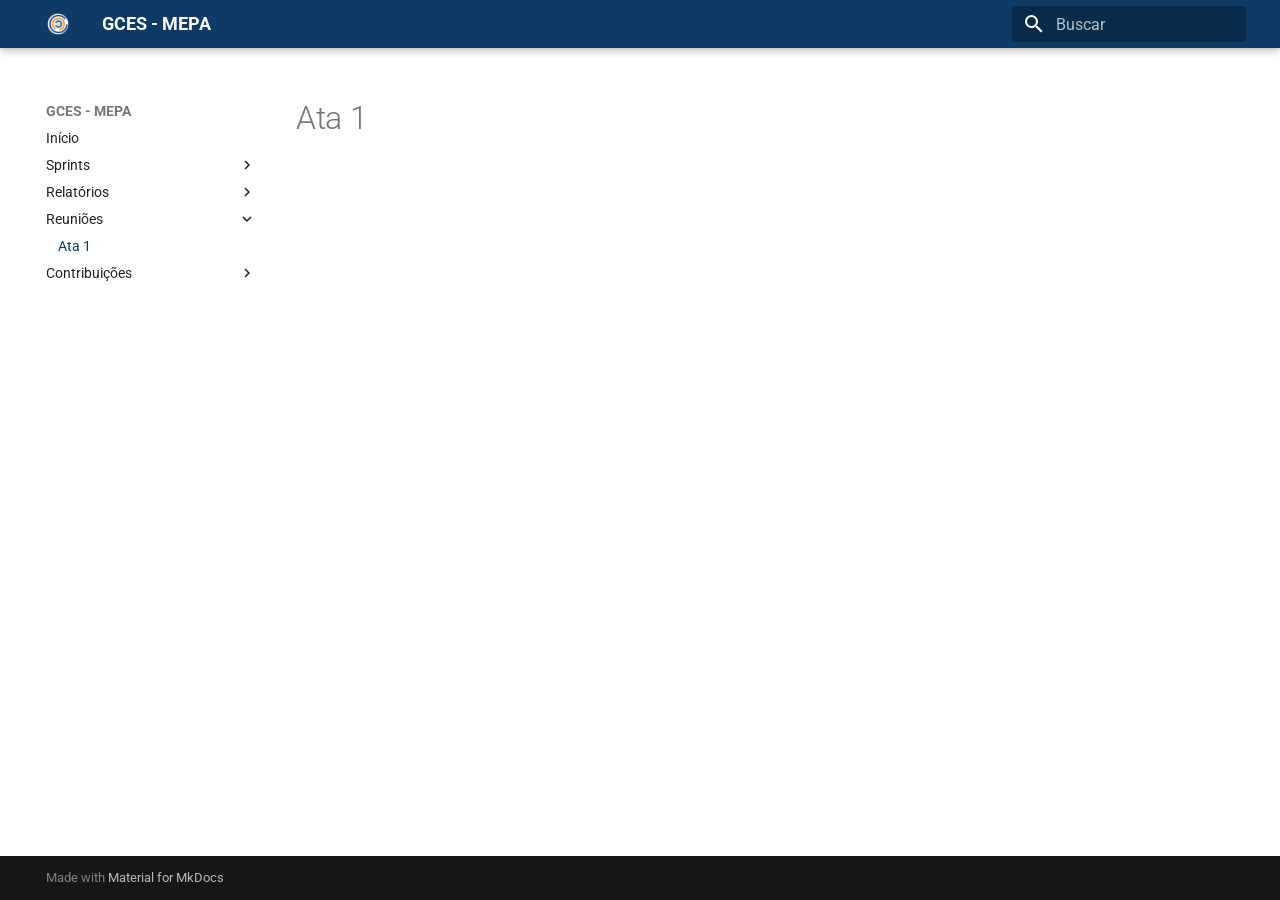
<file: paginas/atas/ata0/index.html>
<!doctype html>
<html lang="pt" class="no-js">
  <head>
    
      <meta charset="utf-8">
      <meta name="viewport" content="width=device-width,initial-scale=1">
      
        <meta name="description" content="Documentação do projeto da disciplina GCES focado em contribuições ao software livre MEPA.">
      
      
        <meta name="author" content="Grupo GCES">
      
      
      
        <link rel="prev" href="../../relatorios/relatorio0/">
      
      
        <link rel="next" href="../../contribuicoes/marcos/">
      
      
        
      
      
      <link rel="icon" href="../../../assets/favicoMEPA.png">
      <meta name="generator" content="mkdocs-1.6.1, mkdocs-material-9.7.6">
    
    
      
        <title>Ata 1 - GCES - MEPA</title>
      
    
    
      <link rel="stylesheet" href="../../../assets/stylesheets/main.484c7ddc.min.css">
      
      


    
    
      
    
    
      
        
        
        <link rel="preconnect" href="https://fonts.gstatic.com" crossorigin>
        <link rel="stylesheet" href="https://fonts.googleapis.com/css?family=Roboto:300,300i,400,400i,700,700i%7CRoboto+Mono:400,400i,700,700i&display=fallback">
        <style>:root{--md-text-font:"Roboto";--md-code-font:"Roboto Mono"}</style>
      
    
    
      <link rel="stylesheet" href="../../../stylesheets/extra.css">
    
    <script>__md_scope=new URL("../../..",location),__md_hash=e=>[...e].reduce(((e,_)=>(e<<5)-e+_.charCodeAt(0)),0),__md_get=(e,_=localStorage,t=__md_scope)=>JSON.parse(_.getItem(t.pathname+"."+e)),__md_set=(e,_,t=localStorage,a=__md_scope)=>{try{t.setItem(a.pathname+"."+e,JSON.stringify(_))}catch(e){}}</script>
    
      

    
    
  </head>
  
  
    <body dir="ltr">
  
    
    <input class="md-toggle" data-md-toggle="drawer" type="checkbox" id="__drawer" autocomplete="off">
    <input class="md-toggle" data-md-toggle="search" type="checkbox" id="__search" autocomplete="off">
    <label class="md-overlay" for="__drawer"></label>
    <div data-md-component="skip">
      
    </div>
    <div data-md-component="announce">
      
    </div>
    
    
      

  

<header class="md-header md-header--shadow" data-md-component="header">
  <nav class="md-header__inner md-grid" aria-label="Cabeçalho">
    <a href="../../.." title="GCES - MEPA" class="md-header__button md-logo" aria-label="GCES - MEPA" data-md-component="logo">
      
  <img src="../../../assets/favicoMEPA.png" alt="logo">

    </a>
    <label class="md-header__button md-icon" for="__drawer">
      
      <svg xmlns="http://www.w3.org/2000/svg" viewBox="0 0 24 24"><path d="M3 6h18v2H3zm0 5h18v2H3zm0 5h18v2H3z"/></svg>
    </label>
    <div class="md-header__title" data-md-component="header-title">
      <div class="md-header__ellipsis">
        <div class="md-header__topic">
          <span class="md-ellipsis">
            GCES - MEPA
          </span>
        </div>
        <div class="md-header__topic" data-md-component="header-topic">
          <span class="md-ellipsis">
            
              Ata 1
            
          </span>
        </div>
      </div>
    </div>
    
    
      <script>var palette=__md_get("__palette");if(palette&&palette.color){if("(prefers-color-scheme)"===palette.color.media){var media=matchMedia("(prefers-color-scheme: light)"),input=document.querySelector(media.matches?"[data-md-color-media='(prefers-color-scheme: light)']":"[data-md-color-media='(prefers-color-scheme: dark)']");palette.color.media=input.getAttribute("data-md-color-media"),palette.color.scheme=input.getAttribute("data-md-color-scheme"),palette.color.primary=input.getAttribute("data-md-color-primary"),palette.color.accent=input.getAttribute("data-md-color-accent")}for(var[key,value]of Object.entries(palette.color))document.body.setAttribute("data-md-color-"+key,value)}</script>
    
    
    
      
      
        <label class="md-header__button md-icon" for="__search">
          
          <svg xmlns="http://www.w3.org/2000/svg" viewBox="0 0 24 24"><path d="M9.5 3A6.5 6.5 0 0 1 16 9.5c0 1.61-.59 3.09-1.56 4.23l.27.27h.79l5 5-1.5 1.5-5-5v-.79l-.27-.27A6.52 6.52 0 0 1 9.5 16 6.5 6.5 0 0 1 3 9.5 6.5 6.5 0 0 1 9.5 3m0 2C7 5 5 7 5 9.5S7 14 9.5 14 14 12 14 9.5 12 5 9.5 5"/></svg>
        </label>
        <div class="md-search" data-md-component="search" role="dialog">
  <label class="md-search__overlay" for="__search"></label>
  <div class="md-search__inner" role="search">
    <form class="md-search__form" name="search">
      <input type="text" class="md-search__input" name="query" aria-label="Buscar" placeholder="Buscar" autocapitalize="off" autocorrect="off" autocomplete="off" spellcheck="false" data-md-component="search-query" required>
      <label class="md-search__icon md-icon" for="__search">
        
        <svg xmlns="http://www.w3.org/2000/svg" viewBox="0 0 24 24"><path d="M9.5 3A6.5 6.5 0 0 1 16 9.5c0 1.61-.59 3.09-1.56 4.23l.27.27h.79l5 5-1.5 1.5-5-5v-.79l-.27-.27A6.52 6.52 0 0 1 9.5 16 6.5 6.5 0 0 1 3 9.5 6.5 6.5 0 0 1 9.5 3m0 2C7 5 5 7 5 9.5S7 14 9.5 14 14 12 14 9.5 12 5 9.5 5"/></svg>
        
        <svg xmlns="http://www.w3.org/2000/svg" viewBox="0 0 24 24"><path d="M20 11v2H8l5.5 5.5-1.42 1.42L4.16 12l7.92-7.92L13.5 5.5 8 11z"/></svg>
      </label>
      <nav class="md-search__options" aria-label="Pesquisar">
        
        <button type="reset" class="md-search__icon md-icon" title="Limpar" aria-label="Limpar" tabindex="-1">
          
          <svg xmlns="http://www.w3.org/2000/svg" viewBox="0 0 24 24"><path d="M19 6.41 17.59 5 12 10.59 6.41 5 5 6.41 10.59 12 5 17.59 6.41 19 12 13.41 17.59 19 19 17.59 13.41 12z"/></svg>
        </button>
      </nav>
      
    </form>
    <div class="md-search__output">
      <div class="md-search__scrollwrap" tabindex="0" data-md-scrollfix>
        <div class="md-search-result" data-md-component="search-result">
          <div class="md-search-result__meta">
            Inicializando busca
          </div>
          <ol class="md-search-result__list" role="presentation"></ol>
        </div>
      </div>
    </div>
  </div>
</div>
      
    
    
  </nav>
  
</header>
    
    <div class="md-container" data-md-component="container">
      
      
        
          
        
      
      <main class="md-main" data-md-component="main">
        <div class="md-main__inner md-grid">
          
            
              
              <div class="md-sidebar md-sidebar--primary" data-md-component="sidebar" data-md-type="navigation" >
                <div class="md-sidebar__scrollwrap">
                  <div class="md-sidebar__inner">
                    



<nav class="md-nav md-nav--primary" aria-label="Navegação" data-md-level="0">
  <label class="md-nav__title" for="__drawer">
    <a href="../../.." title="GCES - MEPA" class="md-nav__button md-logo" aria-label="GCES - MEPA" data-md-component="logo">
      
  <img src="../../../assets/favicoMEPA.png" alt="logo">

    </a>
    GCES - MEPA
  </label>
  
  <ul class="md-nav__list" data-md-scrollfix>
    
      
      
  
  
  
  
    <li class="md-nav__item">
      <a href="../../.." class="md-nav__link">
        
  
  
  <span class="md-ellipsis">
    
  
    Início
  

    
  </span>
  
  

      </a>
    </li>
  

    
      
      
  
  
  
  
    
    
    
    
    
    <li class="md-nav__item md-nav__item--nested">
      
        
        
        <input class="md-nav__toggle md-toggle " type="checkbox" id="__nav_2" >
        
          
          <label class="md-nav__link" for="__nav_2" id="__nav_2_label" tabindex="0">
            
  
  
  <span class="md-ellipsis">
    
  
    Sprints
  

    
  </span>
  
  

            <span class="md-nav__icon md-icon"></span>
          </label>
        
        <nav class="md-nav" data-md-level="1" aria-labelledby="__nav_2_label" aria-expanded="false">
          <label class="md-nav__title" for="__nav_2">
            <span class="md-nav__icon md-icon"></span>
            
  
    Sprints
  

          </label>
          <ul class="md-nav__list" data-md-scrollfix>
            
              
                
  
  
  
  
    <li class="md-nav__item">
      <a href="../../sprints/sprint0/" class="md-nav__link">
        
  
  
  <span class="md-ellipsis">
    
  
    Sprint 0
  

    
  </span>
  
  

      </a>
    </li>
  

              
            
          </ul>
        </nav>
      
    </li>
  

    
      
      
  
  
  
  
    
    
    
    
    
    <li class="md-nav__item md-nav__item--nested">
      
        
        
        <input class="md-nav__toggle md-toggle " type="checkbox" id="__nav_3" >
        
          
          <label class="md-nav__link" for="__nav_3" id="__nav_3_label" tabindex="0">
            
  
  
  <span class="md-ellipsis">
    
  
    Relatórios
  

    
  </span>
  
  

            <span class="md-nav__icon md-icon"></span>
          </label>
        
        <nav class="md-nav" data-md-level="1" aria-labelledby="__nav_3_label" aria-expanded="false">
          <label class="md-nav__title" for="__nav_3">
            <span class="md-nav__icon md-icon"></span>
            
  
    Relatórios
  

          </label>
          <ul class="md-nav__list" data-md-scrollfix>
            
              
                
  
  
  
  
    <li class="md-nav__item">
      <a href="../../relatorios/relatorio0/" class="md-nav__link">
        
  
  
  <span class="md-ellipsis">
    
  
    Relatório Sprint 0
  

    
  </span>
  
  

      </a>
    </li>
  

              
            
          </ul>
        </nav>
      
    </li>
  

    
      
      
  
  
    
  
  
  
    
    
    
    
    
    <li class="md-nav__item md-nav__item--active md-nav__item--nested">
      
        
        
        <input class="md-nav__toggle md-toggle " type="checkbox" id="__nav_4" checked>
        
          
          <label class="md-nav__link" for="__nav_4" id="__nav_4_label" tabindex="0">
            
  
  
  <span class="md-ellipsis">
    
  
    Reuniões
  

    
  </span>
  
  

            <span class="md-nav__icon md-icon"></span>
          </label>
        
        <nav class="md-nav" data-md-level="1" aria-labelledby="__nav_4_label" aria-expanded="true">
          <label class="md-nav__title" for="__nav_4">
            <span class="md-nav__icon md-icon"></span>
            
  
    Reuniões
  

          </label>
          <ul class="md-nav__list" data-md-scrollfix>
            
              
                
  
  
    
  
  
  
    <li class="md-nav__item md-nav__item--active">
      
      <input class="md-nav__toggle md-toggle" type="checkbox" id="__toc">
      
      
      
      <a href="./" class="md-nav__link md-nav__link--active">
        
  
  
  <span class="md-ellipsis">
    
  
    Ata 1
  

    
  </span>
  
  

      </a>
      
    </li>
  

              
            
          </ul>
        </nav>
      
    </li>
  

    
      
      
  
  
  
  
    
    
    
    
    
    <li class="md-nav__item md-nav__item--nested">
      
        
        
        <input class="md-nav__toggle md-toggle " type="checkbox" id="__nav_5" >
        
          
          <label class="md-nav__link" for="__nav_5" id="__nav_5_label" tabindex="0">
            
  
  
  <span class="md-ellipsis">
    
  
    Contribuições
  

    
  </span>
  
  

            <span class="md-nav__icon md-icon"></span>
          </label>
        
        <nav class="md-nav" data-md-level="1" aria-labelledby="__nav_5_label" aria-expanded="false">
          <label class="md-nav__title" for="__nav_5">
            <span class="md-nav__icon md-icon"></span>
            
  
    Contribuições
  

          </label>
          <ul class="md-nav__list" data-md-scrollfix>
            
              
                
  
  
  
  
    <li class="md-nav__item">
      <a href="../../contribuicoes/marcos/" class="md-nav__link">
        
  
  
  <span class="md-ellipsis">
    
  
    Marcos Bezerra
  

    
  </span>
  
  

      </a>
    </li>
  

              
            
              
                
  
  
  
  
    <li class="md-nav__item">
      <a href="../../contribuicoes/nomeintegrante.md" class="md-nav__link">
        
  
  
  <span class="md-ellipsis">
    
  
    Integrante 2
  

    
  </span>
  
  

      </a>
    </li>
  

              
            
              
                
  
  
  
  
    <li class="md-nav__item">
      <a href="../../contribuicoes/nomeintegrante.md" class="md-nav__link">
        
  
  
  <span class="md-ellipsis">
    
  
    Integrante 3
  

    
  </span>
  
  

      </a>
    </li>
  

              
            
              
                
  
  
  
  
    <li class="md-nav__item">
      <a href="../../contribuicoes/nomeintegrante.md" class="md-nav__link">
        
  
  
  <span class="md-ellipsis">
    
  
    Integrante 4
  

    
  </span>
  
  

      </a>
    </li>
  

              
            
              
                
  
  
  
  
    <li class="md-nav__item">
      <a href="../../contribuicoes/nomeintegrante.md" class="md-nav__link">
        
  
  
  <span class="md-ellipsis">
    
  
    Integrante 5
  

    
  </span>
  
  

      </a>
    </li>
  

              
            
              
                
  
  
  
  
    <li class="md-nav__item">
      <a href="../../contribuicoes/nomeintegrante.md" class="md-nav__link">
        
  
  
  <span class="md-ellipsis">
    
  
    Integrante 6
  

    
  </span>
  
  

      </a>
    </li>
  

              
            
              
                
  
  
  
  
    <li class="md-nav__item">
      <a href="../../contribuicoes/nomeintegrante.md" class="md-nav__link">
        
  
  
  <span class="md-ellipsis">
    
  
    Integrante 7
  

    
  </span>
  
  

      </a>
    </li>
  

              
            
              
                
  
  
  
  
    <li class="md-nav__item">
      <a href="../../contribuicoes/nomeintegrante.md" class="md-nav__link">
        
  
  
  <span class="md-ellipsis">
    
  
    Integrante 8
  

    
  </span>
  
  

      </a>
    </li>
  

              
            
          </ul>
        </nav>
      
    </li>
  

    
  </ul>
</nav>
                  </div>
                </div>
              </div>
            
            
              
              <div class="md-sidebar md-sidebar--secondary" data-md-component="sidebar" data-md-type="toc" >
                <div class="md-sidebar__scrollwrap">
                  <div class="md-sidebar__inner">
                    

<nav class="md-nav md-nav--secondary" aria-label="Índice">
  
  
  
  
</nav>
                  </div>
                </div>
              </div>
            
          
          
            <div class="md-content" data-md-component="content">
              
              <article class="md-content__inner md-typeset">
                
                  



  <h1>Ata 1</h1>














                
              </article>
            </div>
          
          
<script>var target=document.getElementById(location.hash.slice(1));target&&target.name&&(target.checked=target.name.startsWith("__tabbed_"))</script>
        </div>
        
      </main>
      
        <footer class="md-footer">
  
  <div class="md-footer-meta md-typeset">
    <div class="md-footer-meta__inner md-grid">
      <div class="md-copyright">
  
  
    Made with
    <a href="https://squidfunk.github.io/mkdocs-material/" target="_blank" rel="noopener">
      Material for MkDocs
    </a>
  
</div>
      
    </div>
  </div>
</footer>
      
    </div>
    <div class="md-dialog" data-md-component="dialog">
      <div class="md-dialog__inner md-typeset"></div>
    </div>
    
    
    
      
      
      <script id="__config" type="application/json">{"annotate": null, "base": "../../..", "features": [], "search": "../../../assets/javascripts/workers/search.2c215733.min.js", "tags": null, "translations": {"clipboard.copied": "Copiado para \u00e1rea de transfer\u00eancia", "clipboard.copy": "Copiar para \u00e1rea de transfer\u00eancia", "search.result.more.one": "mais 1 nesta p\u00e1gina", "search.result.more.other": "# mais nesta p\u00e1gina", "search.result.none": "Nenhum documento encontrado", "search.result.one": "1 documento encontrado", "search.result.other": "# documentos encontrados", "search.result.placeholder": "Digite para iniciar a busca", "search.result.term.missing": "Ausente", "select.version": "Selecione a vers\u00e3o"}, "version": null}</script>
    
    
      <script src="../../../assets/javascripts/bundle.79ae519e.min.js"></script>
      
    
  </body>
</html>
</file>
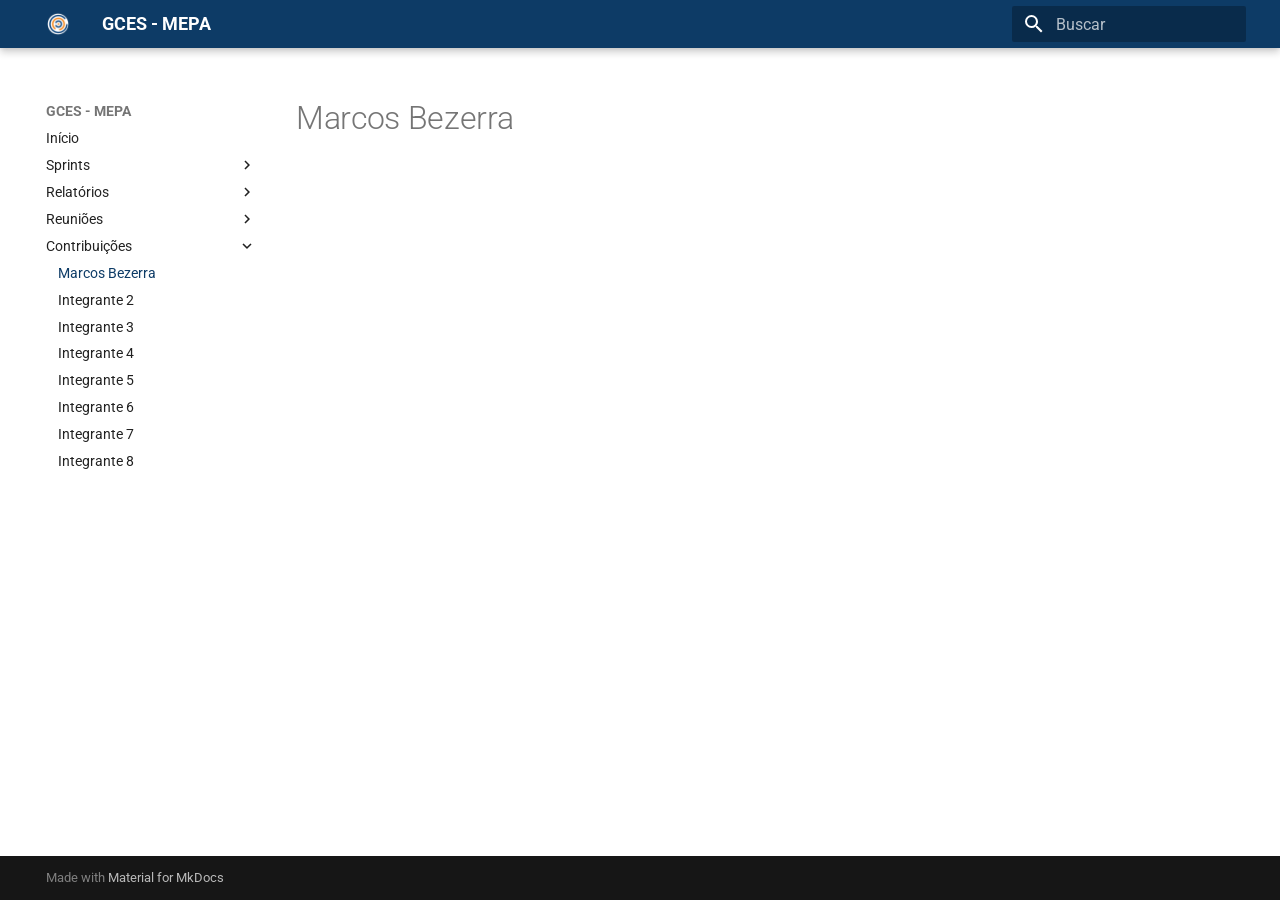
<file: paginas/contribuicoes/marcos/index.html>
<!doctype html>
<html lang="pt" class="no-js">
  <head>
    
      <meta charset="utf-8">
      <meta name="viewport" content="width=device-width,initial-scale=1">
      
        <meta name="description" content="Documentação do projeto da disciplina GCES focado em contribuições ao software livre MEPA.">
      
      
        <meta name="author" content="Grupo GCES">
      
      
      
        <link rel="prev" href="../../atas/ata0/">
      
      
      
        
      
      
      <link rel="icon" href="../../../assets/favicoMEPA.png">
      <meta name="generator" content="mkdocs-1.6.1, mkdocs-material-9.7.6">
    
    
      
        <title>Marcos Bezerra - GCES - MEPA</title>
      
    
    
      <link rel="stylesheet" href="../../../assets/stylesheets/main.484c7ddc.min.css">
      
      


    
    
      
    
    
      
        
        
        <link rel="preconnect" href="https://fonts.gstatic.com" crossorigin>
        <link rel="stylesheet" href="https://fonts.googleapis.com/css?family=Roboto:300,300i,400,400i,700,700i%7CRoboto+Mono:400,400i,700,700i&display=fallback">
        <style>:root{--md-text-font:"Roboto";--md-code-font:"Roboto Mono"}</style>
      
    
    
      <link rel="stylesheet" href="../../../stylesheets/extra.css">
    
    <script>__md_scope=new URL("../../..",location),__md_hash=e=>[...e].reduce(((e,_)=>(e<<5)-e+_.charCodeAt(0)),0),__md_get=(e,_=localStorage,t=__md_scope)=>JSON.parse(_.getItem(t.pathname+"."+e)),__md_set=(e,_,t=localStorage,a=__md_scope)=>{try{t.setItem(a.pathname+"."+e,JSON.stringify(_))}catch(e){}}</script>
    
      

    
    
  </head>
  
  
    <body dir="ltr">
  
    
    <input class="md-toggle" data-md-toggle="drawer" type="checkbox" id="__drawer" autocomplete="off">
    <input class="md-toggle" data-md-toggle="search" type="checkbox" id="__search" autocomplete="off">
    <label class="md-overlay" for="__drawer"></label>
    <div data-md-component="skip">
      
    </div>
    <div data-md-component="announce">
      
    </div>
    
    
      

  

<header class="md-header md-header--shadow" data-md-component="header">
  <nav class="md-header__inner md-grid" aria-label="Cabeçalho">
    <a href="../../.." title="GCES - MEPA" class="md-header__button md-logo" aria-label="GCES - MEPA" data-md-component="logo">
      
  <img src="../../../assets/favicoMEPA.png" alt="logo">

    </a>
    <label class="md-header__button md-icon" for="__drawer">
      
      <svg xmlns="http://www.w3.org/2000/svg" viewBox="0 0 24 24"><path d="M3 6h18v2H3zm0 5h18v2H3zm0 5h18v2H3z"/></svg>
    </label>
    <div class="md-header__title" data-md-component="header-title">
      <div class="md-header__ellipsis">
        <div class="md-header__topic">
          <span class="md-ellipsis">
            GCES - MEPA
          </span>
        </div>
        <div class="md-header__topic" data-md-component="header-topic">
          <span class="md-ellipsis">
            
              Marcos Bezerra
            
          </span>
        </div>
      </div>
    </div>
    
    
      <script>var palette=__md_get("__palette");if(palette&&palette.color){if("(prefers-color-scheme)"===palette.color.media){var media=matchMedia("(prefers-color-scheme: light)"),input=document.querySelector(media.matches?"[data-md-color-media='(prefers-color-scheme: light)']":"[data-md-color-media='(prefers-color-scheme: dark)']");palette.color.media=input.getAttribute("data-md-color-media"),palette.color.scheme=input.getAttribute("data-md-color-scheme"),palette.color.primary=input.getAttribute("data-md-color-primary"),palette.color.accent=input.getAttribute("data-md-color-accent")}for(var[key,value]of Object.entries(palette.color))document.body.setAttribute("data-md-color-"+key,value)}</script>
    
    
    
      
      
        <label class="md-header__button md-icon" for="__search">
          
          <svg xmlns="http://www.w3.org/2000/svg" viewBox="0 0 24 24"><path d="M9.5 3A6.5 6.5 0 0 1 16 9.5c0 1.61-.59 3.09-1.56 4.23l.27.27h.79l5 5-1.5 1.5-5-5v-.79l-.27-.27A6.52 6.52 0 0 1 9.5 16 6.5 6.5 0 0 1 3 9.5 6.5 6.5 0 0 1 9.5 3m0 2C7 5 5 7 5 9.5S7 14 9.5 14 14 12 14 9.5 12 5 9.5 5"/></svg>
        </label>
        <div class="md-search" data-md-component="search" role="dialog">
  <label class="md-search__overlay" for="__search"></label>
  <div class="md-search__inner" role="search">
    <form class="md-search__form" name="search">
      <input type="text" class="md-search__input" name="query" aria-label="Buscar" placeholder="Buscar" autocapitalize="off" autocorrect="off" autocomplete="off" spellcheck="false" data-md-component="search-query" required>
      <label class="md-search__icon md-icon" for="__search">
        
        <svg xmlns="http://www.w3.org/2000/svg" viewBox="0 0 24 24"><path d="M9.5 3A6.5 6.5 0 0 1 16 9.5c0 1.61-.59 3.09-1.56 4.23l.27.27h.79l5 5-1.5 1.5-5-5v-.79l-.27-.27A6.52 6.52 0 0 1 9.5 16 6.5 6.5 0 0 1 3 9.5 6.5 6.5 0 0 1 9.5 3m0 2C7 5 5 7 5 9.5S7 14 9.5 14 14 12 14 9.5 12 5 9.5 5"/></svg>
        
        <svg xmlns="http://www.w3.org/2000/svg" viewBox="0 0 24 24"><path d="M20 11v2H8l5.5 5.5-1.42 1.42L4.16 12l7.92-7.92L13.5 5.5 8 11z"/></svg>
      </label>
      <nav class="md-search__options" aria-label="Pesquisar">
        
        <button type="reset" class="md-search__icon md-icon" title="Limpar" aria-label="Limpar" tabindex="-1">
          
          <svg xmlns="http://www.w3.org/2000/svg" viewBox="0 0 24 24"><path d="M19 6.41 17.59 5 12 10.59 6.41 5 5 6.41 10.59 12 5 17.59 6.41 19 12 13.41 17.59 19 19 17.59 13.41 12z"/></svg>
        </button>
      </nav>
      
    </form>
    <div class="md-search__output">
      <div class="md-search__scrollwrap" tabindex="0" data-md-scrollfix>
        <div class="md-search-result" data-md-component="search-result">
          <div class="md-search-result__meta">
            Inicializando busca
          </div>
          <ol class="md-search-result__list" role="presentation"></ol>
        </div>
      </div>
    </div>
  </div>
</div>
      
    
    
  </nav>
  
</header>
    
    <div class="md-container" data-md-component="container">
      
      
        
          
        
      
      <main class="md-main" data-md-component="main">
        <div class="md-main__inner md-grid">
          
            
              
              <div class="md-sidebar md-sidebar--primary" data-md-component="sidebar" data-md-type="navigation" >
                <div class="md-sidebar__scrollwrap">
                  <div class="md-sidebar__inner">
                    



<nav class="md-nav md-nav--primary" aria-label="Navegação" data-md-level="0">
  <label class="md-nav__title" for="__drawer">
    <a href="../../.." title="GCES - MEPA" class="md-nav__button md-logo" aria-label="GCES - MEPA" data-md-component="logo">
      
  <img src="../../../assets/favicoMEPA.png" alt="logo">

    </a>
    GCES - MEPA
  </label>
  
  <ul class="md-nav__list" data-md-scrollfix>
    
      
      
  
  
  
  
    <li class="md-nav__item">
      <a href="../../.." class="md-nav__link">
        
  
  
  <span class="md-ellipsis">
    
  
    Início
  

    
  </span>
  
  

      </a>
    </li>
  

    
      
      
  
  
  
  
    
    
    
    
    
    <li class="md-nav__item md-nav__item--nested">
      
        
        
        <input class="md-nav__toggle md-toggle " type="checkbox" id="__nav_2" >
        
          
          <label class="md-nav__link" for="__nav_2" id="__nav_2_label" tabindex="0">
            
  
  
  <span class="md-ellipsis">
    
  
    Sprints
  

    
  </span>
  
  

            <span class="md-nav__icon md-icon"></span>
          </label>
        
        <nav class="md-nav" data-md-level="1" aria-labelledby="__nav_2_label" aria-expanded="false">
          <label class="md-nav__title" for="__nav_2">
            <span class="md-nav__icon md-icon"></span>
            
  
    Sprints
  

          </label>
          <ul class="md-nav__list" data-md-scrollfix>
            
              
                
  
  
  
  
    <li class="md-nav__item">
      <a href="../../sprints/sprint0/" class="md-nav__link">
        
  
  
  <span class="md-ellipsis">
    
  
    Sprint 0
  

    
  </span>
  
  

      </a>
    </li>
  

              
            
          </ul>
        </nav>
      
    </li>
  

    
      
      
  
  
  
  
    
    
    
    
    
    <li class="md-nav__item md-nav__item--nested">
      
        
        
        <input class="md-nav__toggle md-toggle " type="checkbox" id="__nav_3" >
        
          
          <label class="md-nav__link" for="__nav_3" id="__nav_3_label" tabindex="0">
            
  
  
  <span class="md-ellipsis">
    
  
    Relatórios
  

    
  </span>
  
  

            <span class="md-nav__icon md-icon"></span>
          </label>
        
        <nav class="md-nav" data-md-level="1" aria-labelledby="__nav_3_label" aria-expanded="false">
          <label class="md-nav__title" for="__nav_3">
            <span class="md-nav__icon md-icon"></span>
            
  
    Relatórios
  

          </label>
          <ul class="md-nav__list" data-md-scrollfix>
            
              
                
  
  
  
  
    <li class="md-nav__item">
      <a href="../../relatorios/relatorio0/" class="md-nav__link">
        
  
  
  <span class="md-ellipsis">
    
  
    Relatório Sprint 0
  

    
  </span>
  
  

      </a>
    </li>
  

              
            
          </ul>
        </nav>
      
    </li>
  

    
      
      
  
  
  
  
    
    
    
    
    
    <li class="md-nav__item md-nav__item--nested">
      
        
        
        <input class="md-nav__toggle md-toggle " type="checkbox" id="__nav_4" >
        
          
          <label class="md-nav__link" for="__nav_4" id="__nav_4_label" tabindex="0">
            
  
  
  <span class="md-ellipsis">
    
  
    Reuniões
  

    
  </span>
  
  

            <span class="md-nav__icon md-icon"></span>
          </label>
        
        <nav class="md-nav" data-md-level="1" aria-labelledby="__nav_4_label" aria-expanded="false">
          <label class="md-nav__title" for="__nav_4">
            <span class="md-nav__icon md-icon"></span>
            
  
    Reuniões
  

          </label>
          <ul class="md-nav__list" data-md-scrollfix>
            
              
                
  
  
  
  
    <li class="md-nav__item">
      <a href="../../atas/ata0/" class="md-nav__link">
        
  
  
  <span class="md-ellipsis">
    
  
    Ata 1
  

    
  </span>
  
  

      </a>
    </li>
  

              
            
          </ul>
        </nav>
      
    </li>
  

    
      
      
  
  
    
  
  
  
    
    
    
    
    
    <li class="md-nav__item md-nav__item--active md-nav__item--nested">
      
        
        
        <input class="md-nav__toggle md-toggle " type="checkbox" id="__nav_5" checked>
        
          
          <label class="md-nav__link" for="__nav_5" id="__nav_5_label" tabindex="0">
            
  
  
  <span class="md-ellipsis">
    
  
    Contribuições
  

    
  </span>
  
  

            <span class="md-nav__icon md-icon"></span>
          </label>
        
        <nav class="md-nav" data-md-level="1" aria-labelledby="__nav_5_label" aria-expanded="true">
          <label class="md-nav__title" for="__nav_5">
            <span class="md-nav__icon md-icon"></span>
            
  
    Contribuições
  

          </label>
          <ul class="md-nav__list" data-md-scrollfix>
            
              
                
  
  
    
  
  
  
    <li class="md-nav__item md-nav__item--active">
      
      <input class="md-nav__toggle md-toggle" type="checkbox" id="__toc">
      
      
      
      <a href="./" class="md-nav__link md-nav__link--active">
        
  
  
  <span class="md-ellipsis">
    
  
    Marcos Bezerra
  

    
  </span>
  
  

      </a>
      
    </li>
  

              
            
              
                
  
  
  
  
    <li class="md-nav__item">
      <a href="../nomeintegrante.md" class="md-nav__link">
        
  
  
  <span class="md-ellipsis">
    
  
    Integrante 2
  

    
  </span>
  
  

      </a>
    </li>
  

              
            
              
                
  
  
  
  
    <li class="md-nav__item">
      <a href="../nomeintegrante.md" class="md-nav__link">
        
  
  
  <span class="md-ellipsis">
    
  
    Integrante 3
  

    
  </span>
  
  

      </a>
    </li>
  

              
            
              
                
  
  
  
  
    <li class="md-nav__item">
      <a href="../nomeintegrante.md" class="md-nav__link">
        
  
  
  <span class="md-ellipsis">
    
  
    Integrante 4
  

    
  </span>
  
  

      </a>
    </li>
  

              
            
              
                
  
  
  
  
    <li class="md-nav__item">
      <a href="../nomeintegrante.md" class="md-nav__link">
        
  
  
  <span class="md-ellipsis">
    
  
    Integrante 5
  

    
  </span>
  
  

      </a>
    </li>
  

              
            
              
                
  
  
  
  
    <li class="md-nav__item">
      <a href="../nomeintegrante.md" class="md-nav__link">
        
  
  
  <span class="md-ellipsis">
    
  
    Integrante 6
  

    
  </span>
  
  

      </a>
    </li>
  

              
            
              
                
  
  
  
  
    <li class="md-nav__item">
      <a href="../nomeintegrante.md" class="md-nav__link">
        
  
  
  <span class="md-ellipsis">
    
  
    Integrante 7
  

    
  </span>
  
  

      </a>
    </li>
  

              
            
              
                
  
  
  
  
    <li class="md-nav__item">
      <a href="../nomeintegrante.md" class="md-nav__link">
        
  
  
  <span class="md-ellipsis">
    
  
    Integrante 8
  

    
  </span>
  
  

      </a>
    </li>
  

              
            
          </ul>
        </nav>
      
    </li>
  

    
  </ul>
</nav>
                  </div>
                </div>
              </div>
            
            
              
              <div class="md-sidebar md-sidebar--secondary" data-md-component="sidebar" data-md-type="toc" >
                <div class="md-sidebar__scrollwrap">
                  <div class="md-sidebar__inner">
                    

<nav class="md-nav md-nav--secondary" aria-label="Índice">
  
  
  
  
</nav>
                  </div>
                </div>
              </div>
            
          
          
            <div class="md-content" data-md-component="content">
              
              <article class="md-content__inner md-typeset">
                
                  



  <h1>Marcos Bezerra</h1>














                
              </article>
            </div>
          
          
<script>var target=document.getElementById(location.hash.slice(1));target&&target.name&&(target.checked=target.name.startsWith("__tabbed_"))</script>
        </div>
        
      </main>
      
        <footer class="md-footer">
  
  <div class="md-footer-meta md-typeset">
    <div class="md-footer-meta__inner md-grid">
      <div class="md-copyright">
  
  
    Made with
    <a href="https://squidfunk.github.io/mkdocs-material/" target="_blank" rel="noopener">
      Material for MkDocs
    </a>
  
</div>
      
    </div>
  </div>
</footer>
      
    </div>
    <div class="md-dialog" data-md-component="dialog">
      <div class="md-dialog__inner md-typeset"></div>
    </div>
    
    
    
      
      
      <script id="__config" type="application/json">{"annotate": null, "base": "../../..", "features": [], "search": "../../../assets/javascripts/workers/search.2c215733.min.js", "tags": null, "translations": {"clipboard.copied": "Copiado para \u00e1rea de transfer\u00eancia", "clipboard.copy": "Copiar para \u00e1rea de transfer\u00eancia", "search.result.more.one": "mais 1 nesta p\u00e1gina", "search.result.more.other": "# mais nesta p\u00e1gina", "search.result.none": "Nenhum documento encontrado", "search.result.one": "1 documento encontrado", "search.result.other": "# documentos encontrados", "search.result.placeholder": "Digite para iniciar a busca", "search.result.term.missing": "Ausente", "select.version": "Selecione a vers\u00e3o"}, "version": null}</script>
    
    
      <script src="../../../assets/javascripts/bundle.79ae519e.min.js"></script>
      
    
  </body>
</html>
</file>
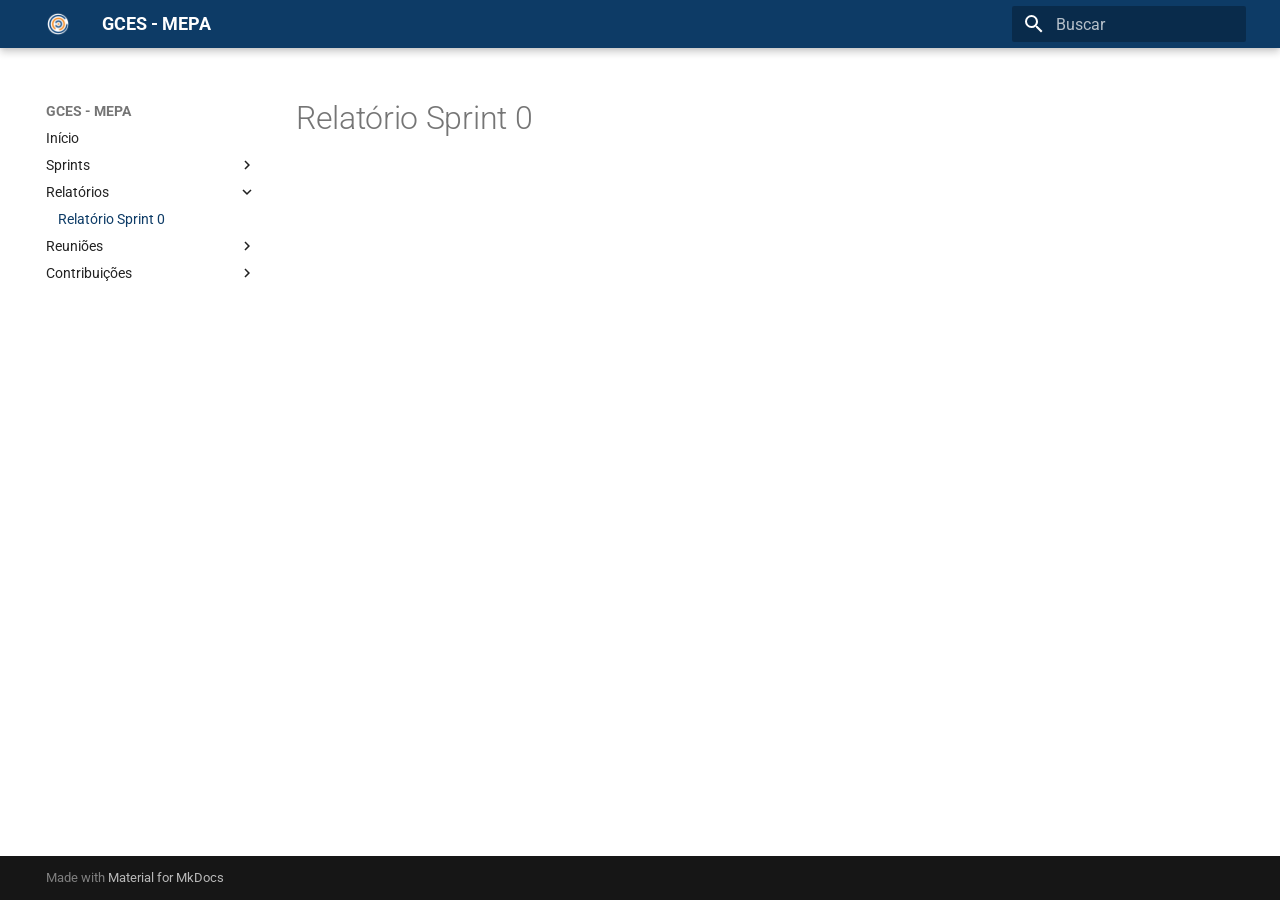
<file: paginas/relatorios/relatorio0/index.html>
<!doctype html>
<html lang="pt" class="no-js">
  <head>
    
      <meta charset="utf-8">
      <meta name="viewport" content="width=device-width,initial-scale=1">
      
        <meta name="description" content="Documentação do projeto da disciplina GCES focado em contribuições ao software livre MEPA.">
      
      
        <meta name="author" content="Grupo GCES">
      
      
      
        <link rel="prev" href="../../sprints/sprint0/">
      
      
        <link rel="next" href="../../atas/ata0/">
      
      
        
      
      
      <link rel="icon" href="../../../assets/favicoMEPA.png">
      <meta name="generator" content="mkdocs-1.6.1, mkdocs-material-9.7.6">
    
    
      
        <title>Relatório Sprint 0 - GCES - MEPA</title>
      
    
    
      <link rel="stylesheet" href="../../../assets/stylesheets/main.484c7ddc.min.css">
      
      


    
    
      
    
    
      
        
        
        <link rel="preconnect" href="https://fonts.gstatic.com" crossorigin>
        <link rel="stylesheet" href="https://fonts.googleapis.com/css?family=Roboto:300,300i,400,400i,700,700i%7CRoboto+Mono:400,400i,700,700i&display=fallback">
        <style>:root{--md-text-font:"Roboto";--md-code-font:"Roboto Mono"}</style>
      
    
    
      <link rel="stylesheet" href="../../../stylesheets/extra.css">
    
    <script>__md_scope=new URL("../../..",location),__md_hash=e=>[...e].reduce(((e,_)=>(e<<5)-e+_.charCodeAt(0)),0),__md_get=(e,_=localStorage,t=__md_scope)=>JSON.parse(_.getItem(t.pathname+"."+e)),__md_set=(e,_,t=localStorage,a=__md_scope)=>{try{t.setItem(a.pathname+"."+e,JSON.stringify(_))}catch(e){}}</script>
    
      

    
    
  </head>
  
  
    <body dir="ltr">
  
    
    <input class="md-toggle" data-md-toggle="drawer" type="checkbox" id="__drawer" autocomplete="off">
    <input class="md-toggle" data-md-toggle="search" type="checkbox" id="__search" autocomplete="off">
    <label class="md-overlay" for="__drawer"></label>
    <div data-md-component="skip">
      
    </div>
    <div data-md-component="announce">
      
    </div>
    
    
      

  

<header class="md-header md-header--shadow" data-md-component="header">
  <nav class="md-header__inner md-grid" aria-label="Cabeçalho">
    <a href="../../.." title="GCES - MEPA" class="md-header__button md-logo" aria-label="GCES - MEPA" data-md-component="logo">
      
  <img src="../../../assets/favicoMEPA.png" alt="logo">

    </a>
    <label class="md-header__button md-icon" for="__drawer">
      
      <svg xmlns="http://www.w3.org/2000/svg" viewBox="0 0 24 24"><path d="M3 6h18v2H3zm0 5h18v2H3zm0 5h18v2H3z"/></svg>
    </label>
    <div class="md-header__title" data-md-component="header-title">
      <div class="md-header__ellipsis">
        <div class="md-header__topic">
          <span class="md-ellipsis">
            GCES - MEPA
          </span>
        </div>
        <div class="md-header__topic" data-md-component="header-topic">
          <span class="md-ellipsis">
            
              Relatório Sprint 0
            
          </span>
        </div>
      </div>
    </div>
    
    
      <script>var palette=__md_get("__palette");if(palette&&palette.color){if("(prefers-color-scheme)"===palette.color.media){var media=matchMedia("(prefers-color-scheme: light)"),input=document.querySelector(media.matches?"[data-md-color-media='(prefers-color-scheme: light)']":"[data-md-color-media='(prefers-color-scheme: dark)']");palette.color.media=input.getAttribute("data-md-color-media"),palette.color.scheme=input.getAttribute("data-md-color-scheme"),palette.color.primary=input.getAttribute("data-md-color-primary"),palette.color.accent=input.getAttribute("data-md-color-accent")}for(var[key,value]of Object.entries(palette.color))document.body.setAttribute("data-md-color-"+key,value)}</script>
    
    
    
      
      
        <label class="md-header__button md-icon" for="__search">
          
          <svg xmlns="http://www.w3.org/2000/svg" viewBox="0 0 24 24"><path d="M9.5 3A6.5 6.5 0 0 1 16 9.5c0 1.61-.59 3.09-1.56 4.23l.27.27h.79l5 5-1.5 1.5-5-5v-.79l-.27-.27A6.52 6.52 0 0 1 9.5 16 6.5 6.5 0 0 1 3 9.5 6.5 6.5 0 0 1 9.5 3m0 2C7 5 5 7 5 9.5S7 14 9.5 14 14 12 14 9.5 12 5 9.5 5"/></svg>
        </label>
        <div class="md-search" data-md-component="search" role="dialog">
  <label class="md-search__overlay" for="__search"></label>
  <div class="md-search__inner" role="search">
    <form class="md-search__form" name="search">
      <input type="text" class="md-search__input" name="query" aria-label="Buscar" placeholder="Buscar" autocapitalize="off" autocorrect="off" autocomplete="off" spellcheck="false" data-md-component="search-query" required>
      <label class="md-search__icon md-icon" for="__search">
        
        <svg xmlns="http://www.w3.org/2000/svg" viewBox="0 0 24 24"><path d="M9.5 3A6.5 6.5 0 0 1 16 9.5c0 1.61-.59 3.09-1.56 4.23l.27.27h.79l5 5-1.5 1.5-5-5v-.79l-.27-.27A6.52 6.52 0 0 1 9.5 16 6.5 6.5 0 0 1 3 9.5 6.5 6.5 0 0 1 9.5 3m0 2C7 5 5 7 5 9.5S7 14 9.5 14 14 12 14 9.5 12 5 9.5 5"/></svg>
        
        <svg xmlns="http://www.w3.org/2000/svg" viewBox="0 0 24 24"><path d="M20 11v2H8l5.5 5.5-1.42 1.42L4.16 12l7.92-7.92L13.5 5.5 8 11z"/></svg>
      </label>
      <nav class="md-search__options" aria-label="Pesquisar">
        
        <button type="reset" class="md-search__icon md-icon" title="Limpar" aria-label="Limpar" tabindex="-1">
          
          <svg xmlns="http://www.w3.org/2000/svg" viewBox="0 0 24 24"><path d="M19 6.41 17.59 5 12 10.59 6.41 5 5 6.41 10.59 12 5 17.59 6.41 19 12 13.41 17.59 19 19 17.59 13.41 12z"/></svg>
        </button>
      </nav>
      
    </form>
    <div class="md-search__output">
      <div class="md-search__scrollwrap" tabindex="0" data-md-scrollfix>
        <div class="md-search-result" data-md-component="search-result">
          <div class="md-search-result__meta">
            Inicializando busca
          </div>
          <ol class="md-search-result__list" role="presentation"></ol>
        </div>
      </div>
    </div>
  </div>
</div>
      
    
    
  </nav>
  
</header>
    
    <div class="md-container" data-md-component="container">
      
      
        
          
        
      
      <main class="md-main" data-md-component="main">
        <div class="md-main__inner md-grid">
          
            
              
              <div class="md-sidebar md-sidebar--primary" data-md-component="sidebar" data-md-type="navigation" >
                <div class="md-sidebar__scrollwrap">
                  <div class="md-sidebar__inner">
                    



<nav class="md-nav md-nav--primary" aria-label="Navegação" data-md-level="0">
  <label class="md-nav__title" for="__drawer">
    <a href="../../.." title="GCES - MEPA" class="md-nav__button md-logo" aria-label="GCES - MEPA" data-md-component="logo">
      
  <img src="../../../assets/favicoMEPA.png" alt="logo">

    </a>
    GCES - MEPA
  </label>
  
  <ul class="md-nav__list" data-md-scrollfix>
    
      
      
  
  
  
  
    <li class="md-nav__item">
      <a href="../../.." class="md-nav__link">
        
  
  
  <span class="md-ellipsis">
    
  
    Início
  

    
  </span>
  
  

      </a>
    </li>
  

    
      
      
  
  
  
  
    
    
    
    
    
    <li class="md-nav__item md-nav__item--nested">
      
        
        
        <input class="md-nav__toggle md-toggle " type="checkbox" id="__nav_2" >
        
          
          <label class="md-nav__link" for="__nav_2" id="__nav_2_label" tabindex="0">
            
  
  
  <span class="md-ellipsis">
    
  
    Sprints
  

    
  </span>
  
  

            <span class="md-nav__icon md-icon"></span>
          </label>
        
        <nav class="md-nav" data-md-level="1" aria-labelledby="__nav_2_label" aria-expanded="false">
          <label class="md-nav__title" for="__nav_2">
            <span class="md-nav__icon md-icon"></span>
            
  
    Sprints
  

          </label>
          <ul class="md-nav__list" data-md-scrollfix>
            
              
                
  
  
  
  
    <li class="md-nav__item">
      <a href="../../sprints/sprint0/" class="md-nav__link">
        
  
  
  <span class="md-ellipsis">
    
  
    Sprint 0
  

    
  </span>
  
  

      </a>
    </li>
  

              
            
          </ul>
        </nav>
      
    </li>
  

    
      
      
  
  
    
  
  
  
    
    
    
    
    
    <li class="md-nav__item md-nav__item--active md-nav__item--nested">
      
        
        
        <input class="md-nav__toggle md-toggle " type="checkbox" id="__nav_3" checked>
        
          
          <label class="md-nav__link" for="__nav_3" id="__nav_3_label" tabindex="0">
            
  
  
  <span class="md-ellipsis">
    
  
    Relatórios
  

    
  </span>
  
  

            <span class="md-nav__icon md-icon"></span>
          </label>
        
        <nav class="md-nav" data-md-level="1" aria-labelledby="__nav_3_label" aria-expanded="true">
          <label class="md-nav__title" for="__nav_3">
            <span class="md-nav__icon md-icon"></span>
            
  
    Relatórios
  

          </label>
          <ul class="md-nav__list" data-md-scrollfix>
            
              
                
  
  
    
  
  
  
    <li class="md-nav__item md-nav__item--active">
      
      <input class="md-nav__toggle md-toggle" type="checkbox" id="__toc">
      
      
      
      <a href="./" class="md-nav__link md-nav__link--active">
        
  
  
  <span class="md-ellipsis">
    
  
    Relatório Sprint 0
  

    
  </span>
  
  

      </a>
      
    </li>
  

              
            
          </ul>
        </nav>
      
    </li>
  

    
      
      
  
  
  
  
    
    
    
    
    
    <li class="md-nav__item md-nav__item--nested">
      
        
        
        <input class="md-nav__toggle md-toggle " type="checkbox" id="__nav_4" >
        
          
          <label class="md-nav__link" for="__nav_4" id="__nav_4_label" tabindex="0">
            
  
  
  <span class="md-ellipsis">
    
  
    Reuniões
  

    
  </span>
  
  

            <span class="md-nav__icon md-icon"></span>
          </label>
        
        <nav class="md-nav" data-md-level="1" aria-labelledby="__nav_4_label" aria-expanded="false">
          <label class="md-nav__title" for="__nav_4">
            <span class="md-nav__icon md-icon"></span>
            
  
    Reuniões
  

          </label>
          <ul class="md-nav__list" data-md-scrollfix>
            
              
                
  
  
  
  
    <li class="md-nav__item">
      <a href="../../atas/ata0/" class="md-nav__link">
        
  
  
  <span class="md-ellipsis">
    
  
    Ata 1
  

    
  </span>
  
  

      </a>
    </li>
  

              
            
          </ul>
        </nav>
      
    </li>
  

    
      
      
  
  
  
  
    
    
    
    
    
    <li class="md-nav__item md-nav__item--nested">
      
        
        
        <input class="md-nav__toggle md-toggle " type="checkbox" id="__nav_5" >
        
          
          <label class="md-nav__link" for="__nav_5" id="__nav_5_label" tabindex="0">
            
  
  
  <span class="md-ellipsis">
    
  
    Contribuições
  

    
  </span>
  
  

            <span class="md-nav__icon md-icon"></span>
          </label>
        
        <nav class="md-nav" data-md-level="1" aria-labelledby="__nav_5_label" aria-expanded="false">
          <label class="md-nav__title" for="__nav_5">
            <span class="md-nav__icon md-icon"></span>
            
  
    Contribuições
  

          </label>
          <ul class="md-nav__list" data-md-scrollfix>
            
              
                
  
  
  
  
    <li class="md-nav__item">
      <a href="../../contribuicoes/marcos/" class="md-nav__link">
        
  
  
  <span class="md-ellipsis">
    
  
    Marcos Bezerra
  

    
  </span>
  
  

      </a>
    </li>
  

              
            
              
                
  
  
  
  
    <li class="md-nav__item">
      <a href="../../contribuicoes/nomeintegrante.md" class="md-nav__link">
        
  
  
  <span class="md-ellipsis">
    
  
    Integrante 2
  

    
  </span>
  
  

      </a>
    </li>
  

              
            
              
                
  
  
  
  
    <li class="md-nav__item">
      <a href="../../contribuicoes/nomeintegrante.md" class="md-nav__link">
        
  
  
  <span class="md-ellipsis">
    
  
    Integrante 3
  

    
  </span>
  
  

      </a>
    </li>
  

              
            
              
                
  
  
  
  
    <li class="md-nav__item">
      <a href="../../contribuicoes/nomeintegrante.md" class="md-nav__link">
        
  
  
  <span class="md-ellipsis">
    
  
    Integrante 4
  

    
  </span>
  
  

      </a>
    </li>
  

              
            
              
                
  
  
  
  
    <li class="md-nav__item">
      <a href="../../contribuicoes/nomeintegrante.md" class="md-nav__link">
        
  
  
  <span class="md-ellipsis">
    
  
    Integrante 5
  

    
  </span>
  
  

      </a>
    </li>
  

              
            
              
                
  
  
  
  
    <li class="md-nav__item">
      <a href="../../contribuicoes/nomeintegrante.md" class="md-nav__link">
        
  
  
  <span class="md-ellipsis">
    
  
    Integrante 6
  

    
  </span>
  
  

      </a>
    </li>
  

              
            
              
                
  
  
  
  
    <li class="md-nav__item">
      <a href="../../contribuicoes/nomeintegrante.md" class="md-nav__link">
        
  
  
  <span class="md-ellipsis">
    
  
    Integrante 7
  

    
  </span>
  
  

      </a>
    </li>
  

              
            
              
                
  
  
  
  
    <li class="md-nav__item">
      <a href="../../contribuicoes/nomeintegrante.md" class="md-nav__link">
        
  
  
  <span class="md-ellipsis">
    
  
    Integrante 8
  

    
  </span>
  
  

      </a>
    </li>
  

              
            
          </ul>
        </nav>
      
    </li>
  

    
  </ul>
</nav>
                  </div>
                </div>
              </div>
            
            
              
              <div class="md-sidebar md-sidebar--secondary" data-md-component="sidebar" data-md-type="toc" >
                <div class="md-sidebar__scrollwrap">
                  <div class="md-sidebar__inner">
                    

<nav class="md-nav md-nav--secondary" aria-label="Índice">
  
  
  
  
</nav>
                  </div>
                </div>
              </div>
            
          
          
            <div class="md-content" data-md-component="content">
              
              <article class="md-content__inner md-typeset">
                
                  



  <h1>Relatório Sprint 0</h1>














                
              </article>
            </div>
          
          
<script>var target=document.getElementById(location.hash.slice(1));target&&target.name&&(target.checked=target.name.startsWith("__tabbed_"))</script>
        </div>
        
      </main>
      
        <footer class="md-footer">
  
  <div class="md-footer-meta md-typeset">
    <div class="md-footer-meta__inner md-grid">
      <div class="md-copyright">
  
  
    Made with
    <a href="https://squidfunk.github.io/mkdocs-material/" target="_blank" rel="noopener">
      Material for MkDocs
    </a>
  
</div>
      
    </div>
  </div>
</footer>
      
    </div>
    <div class="md-dialog" data-md-component="dialog">
      <div class="md-dialog__inner md-typeset"></div>
    </div>
    
    
    
      
      
      <script id="__config" type="application/json">{"annotate": null, "base": "../../..", "features": [], "search": "../../../assets/javascripts/workers/search.2c215733.min.js", "tags": null, "translations": {"clipboard.copied": "Copiado para \u00e1rea de transfer\u00eancia", "clipboard.copy": "Copiar para \u00e1rea de transfer\u00eancia", "search.result.more.one": "mais 1 nesta p\u00e1gina", "search.result.more.other": "# mais nesta p\u00e1gina", "search.result.none": "Nenhum documento encontrado", "search.result.one": "1 documento encontrado", "search.result.other": "# documentos encontrados", "search.result.placeholder": "Digite para iniciar a busca", "search.result.term.missing": "Ausente", "select.version": "Selecione a vers\u00e3o"}, "version": null}</script>
    
    
      <script src="../../../assets/javascripts/bundle.79ae519e.min.js"></script>
      
    
  </body>
</html>
</file>
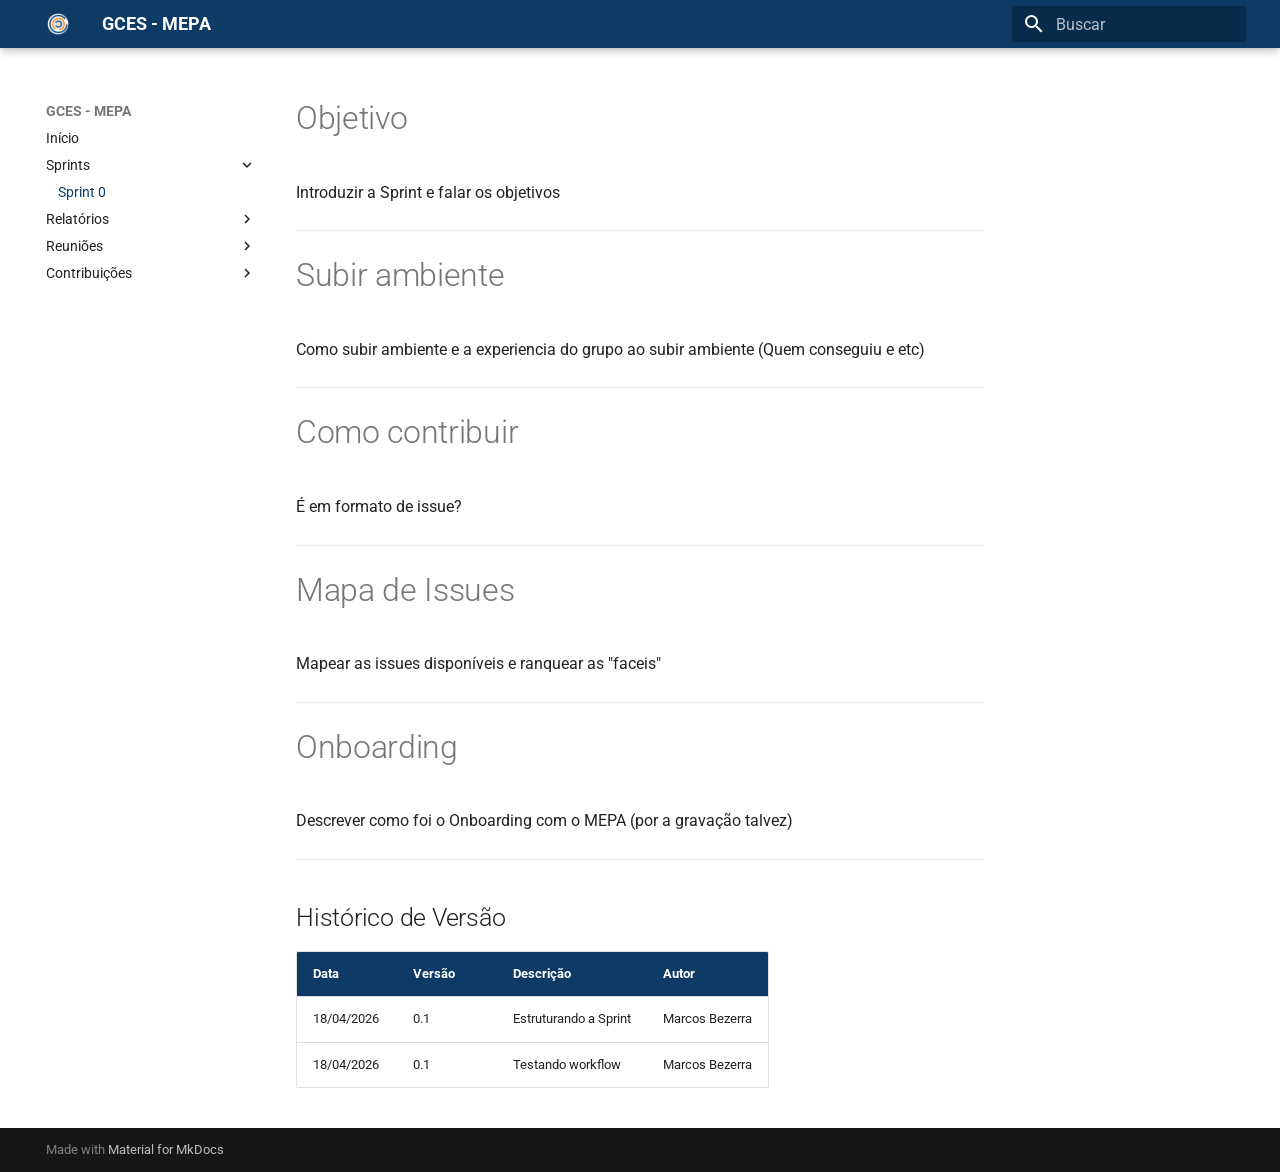
<file: paginas/sprints/sprint0/index.html>
<!doctype html>
<html lang="pt" class="no-js">
  <head>
    
      <meta charset="utf-8">
      <meta name="viewport" content="width=device-width,initial-scale=1">
      
        <meta name="description" content="Documentação do projeto da disciplina GCES focado em contribuições ao software livre MEPA.">
      
      
        <meta name="author" content="Grupo GCES">
      
      
      
        <link rel="prev" href="../../..">
      
      
        <link rel="next" href="../../relatorios/relatorio0/">
      
      
        
      
      
      <link rel="icon" href="../../../assets/favicoMEPA.png">
      <meta name="generator" content="mkdocs-1.6.1, mkdocs-material-9.7.6">
    
    
      
        <title>Sprint 0 - GCES - MEPA</title>
      
    
    
      <link rel="stylesheet" href="../../../assets/stylesheets/main.484c7ddc.min.css">
      
      


    
    
      
    
    
      
        
        
        <link rel="preconnect" href="https://fonts.gstatic.com" crossorigin>
        <link rel="stylesheet" href="https://fonts.googleapis.com/css?family=Roboto:300,300i,400,400i,700,700i%7CRoboto+Mono:400,400i,700,700i&display=fallback">
        <style>:root{--md-text-font:"Roboto";--md-code-font:"Roboto Mono"}</style>
      
    
    
      <link rel="stylesheet" href="../../../stylesheets/extra.css">
    
    <script>__md_scope=new URL("../../..",location),__md_hash=e=>[...e].reduce(((e,_)=>(e<<5)-e+_.charCodeAt(0)),0),__md_get=(e,_=localStorage,t=__md_scope)=>JSON.parse(_.getItem(t.pathname+"."+e)),__md_set=(e,_,t=localStorage,a=__md_scope)=>{try{t.setItem(a.pathname+"."+e,JSON.stringify(_))}catch(e){}}</script>
    
      

    
    
  </head>
  
  
    <body dir="ltr">
  
    
    <input class="md-toggle" data-md-toggle="drawer" type="checkbox" id="__drawer" autocomplete="off">
    <input class="md-toggle" data-md-toggle="search" type="checkbox" id="__search" autocomplete="off">
    <label class="md-overlay" for="__drawer"></label>
    <div data-md-component="skip">
      
        
        <a href="#objetivo" class="md-skip">
          Pular para conteúdo
        </a>
      
    </div>
    <div data-md-component="announce">
      
    </div>
    
    
      

  

<header class="md-header md-header--shadow" data-md-component="header">
  <nav class="md-header__inner md-grid" aria-label="Cabeçalho">
    <a href="../../.." title="GCES - MEPA" class="md-header__button md-logo" aria-label="GCES - MEPA" data-md-component="logo">
      
  <img src="../../../assets/favicoMEPA.png" alt="logo">

    </a>
    <label class="md-header__button md-icon" for="__drawer">
      
      <svg xmlns="http://www.w3.org/2000/svg" viewBox="0 0 24 24"><path d="M3 6h18v2H3zm0 5h18v2H3zm0 5h18v2H3z"/></svg>
    </label>
    <div class="md-header__title" data-md-component="header-title">
      <div class="md-header__ellipsis">
        <div class="md-header__topic">
          <span class="md-ellipsis">
            GCES - MEPA
          </span>
        </div>
        <div class="md-header__topic" data-md-component="header-topic">
          <span class="md-ellipsis">
            
              Sprint 0
            
          </span>
        </div>
      </div>
    </div>
    
    
      <script>var palette=__md_get("__palette");if(palette&&palette.color){if("(prefers-color-scheme)"===palette.color.media){var media=matchMedia("(prefers-color-scheme: light)"),input=document.querySelector(media.matches?"[data-md-color-media='(prefers-color-scheme: light)']":"[data-md-color-media='(prefers-color-scheme: dark)']");palette.color.media=input.getAttribute("data-md-color-media"),palette.color.scheme=input.getAttribute("data-md-color-scheme"),palette.color.primary=input.getAttribute("data-md-color-primary"),palette.color.accent=input.getAttribute("data-md-color-accent")}for(var[key,value]of Object.entries(palette.color))document.body.setAttribute("data-md-color-"+key,value)}</script>
    
    
    
      
      
        <label class="md-header__button md-icon" for="__search">
          
          <svg xmlns="http://www.w3.org/2000/svg" viewBox="0 0 24 24"><path d="M9.5 3A6.5 6.5 0 0 1 16 9.5c0 1.61-.59 3.09-1.56 4.23l.27.27h.79l5 5-1.5 1.5-5-5v-.79l-.27-.27A6.52 6.52 0 0 1 9.5 16 6.5 6.5 0 0 1 3 9.5 6.5 6.5 0 0 1 9.5 3m0 2C7 5 5 7 5 9.5S7 14 9.5 14 14 12 14 9.5 12 5 9.5 5"/></svg>
        </label>
        <div class="md-search" data-md-component="search" role="dialog">
  <label class="md-search__overlay" for="__search"></label>
  <div class="md-search__inner" role="search">
    <form class="md-search__form" name="search">
      <input type="text" class="md-search__input" name="query" aria-label="Buscar" placeholder="Buscar" autocapitalize="off" autocorrect="off" autocomplete="off" spellcheck="false" data-md-component="search-query" required>
      <label class="md-search__icon md-icon" for="__search">
        
        <svg xmlns="http://www.w3.org/2000/svg" viewBox="0 0 24 24"><path d="M9.5 3A6.5 6.5 0 0 1 16 9.5c0 1.61-.59 3.09-1.56 4.23l.27.27h.79l5 5-1.5 1.5-5-5v-.79l-.27-.27A6.52 6.52 0 0 1 9.5 16 6.5 6.5 0 0 1 3 9.5 6.5 6.5 0 0 1 9.5 3m0 2C7 5 5 7 5 9.5S7 14 9.5 14 14 12 14 9.5 12 5 9.5 5"/></svg>
        
        <svg xmlns="http://www.w3.org/2000/svg" viewBox="0 0 24 24"><path d="M20 11v2H8l5.5 5.5-1.42 1.42L4.16 12l7.92-7.92L13.5 5.5 8 11z"/></svg>
      </label>
      <nav class="md-search__options" aria-label="Pesquisar">
        
        <button type="reset" class="md-search__icon md-icon" title="Limpar" aria-label="Limpar" tabindex="-1">
          
          <svg xmlns="http://www.w3.org/2000/svg" viewBox="0 0 24 24"><path d="M19 6.41 17.59 5 12 10.59 6.41 5 5 6.41 10.59 12 5 17.59 6.41 19 12 13.41 17.59 19 19 17.59 13.41 12z"/></svg>
        </button>
      </nav>
      
    </form>
    <div class="md-search__output">
      <div class="md-search__scrollwrap" tabindex="0" data-md-scrollfix>
        <div class="md-search-result" data-md-component="search-result">
          <div class="md-search-result__meta">
            Inicializando busca
          </div>
          <ol class="md-search-result__list" role="presentation"></ol>
        </div>
      </div>
    </div>
  </div>
</div>
      
    
    
  </nav>
  
</header>
    
    <div class="md-container" data-md-component="container">
      
      
        
          
        
      
      <main class="md-main" data-md-component="main">
        <div class="md-main__inner md-grid">
          
            
              
              <div class="md-sidebar md-sidebar--primary" data-md-component="sidebar" data-md-type="navigation" >
                <div class="md-sidebar__scrollwrap">
                  <div class="md-sidebar__inner">
                    



<nav class="md-nav md-nav--primary" aria-label="Navegação" data-md-level="0">
  <label class="md-nav__title" for="__drawer">
    <a href="../../.." title="GCES - MEPA" class="md-nav__button md-logo" aria-label="GCES - MEPA" data-md-component="logo">
      
  <img src="../../../assets/favicoMEPA.png" alt="logo">

    </a>
    GCES - MEPA
  </label>
  
  <ul class="md-nav__list" data-md-scrollfix>
    
      
      
  
  
  
  
    <li class="md-nav__item">
      <a href="../../.." class="md-nav__link">
        
  
  
  <span class="md-ellipsis">
    
  
    Início
  

    
  </span>
  
  

      </a>
    </li>
  

    
      
      
  
  
    
  
  
  
    
    
    
    
    
    <li class="md-nav__item md-nav__item--active md-nav__item--nested">
      
        
        
        <input class="md-nav__toggle md-toggle " type="checkbox" id="__nav_2" checked>
        
          
          <label class="md-nav__link" for="__nav_2" id="__nav_2_label" tabindex="0">
            
  
  
  <span class="md-ellipsis">
    
  
    Sprints
  

    
  </span>
  
  

            <span class="md-nav__icon md-icon"></span>
          </label>
        
        <nav class="md-nav" data-md-level="1" aria-labelledby="__nav_2_label" aria-expanded="true">
          <label class="md-nav__title" for="__nav_2">
            <span class="md-nav__icon md-icon"></span>
            
  
    Sprints
  

          </label>
          <ul class="md-nav__list" data-md-scrollfix>
            
              
                
  
  
    
  
  
  
    <li class="md-nav__item md-nav__item--active">
      
      <input class="md-nav__toggle md-toggle" type="checkbox" id="__toc">
      
      
        
      
      
      <a href="./" class="md-nav__link md-nav__link--active">
        
  
  
  <span class="md-ellipsis">
    
  
    Sprint 0
  

    
  </span>
  
  

      </a>
      
    </li>
  

              
            
          </ul>
        </nav>
      
    </li>
  

    
      
      
  
  
  
  
    
    
    
    
    
    <li class="md-nav__item md-nav__item--nested">
      
        
        
        <input class="md-nav__toggle md-toggle " type="checkbox" id="__nav_3" >
        
          
          <label class="md-nav__link" for="__nav_3" id="__nav_3_label" tabindex="0">
            
  
  
  <span class="md-ellipsis">
    
  
    Relatórios
  

    
  </span>
  
  

            <span class="md-nav__icon md-icon"></span>
          </label>
        
        <nav class="md-nav" data-md-level="1" aria-labelledby="__nav_3_label" aria-expanded="false">
          <label class="md-nav__title" for="__nav_3">
            <span class="md-nav__icon md-icon"></span>
            
  
    Relatórios
  

          </label>
          <ul class="md-nav__list" data-md-scrollfix>
            
              
                
  
  
  
  
    <li class="md-nav__item">
      <a href="../../relatorios/relatorio0/" class="md-nav__link">
        
  
  
  <span class="md-ellipsis">
    
  
    Relatório Sprint 0
  

    
  </span>
  
  

      </a>
    </li>
  

              
            
          </ul>
        </nav>
      
    </li>
  

    
      
      
  
  
  
  
    
    
    
    
    
    <li class="md-nav__item md-nav__item--nested">
      
        
        
        <input class="md-nav__toggle md-toggle " type="checkbox" id="__nav_4" >
        
          
          <label class="md-nav__link" for="__nav_4" id="__nav_4_label" tabindex="0">
            
  
  
  <span class="md-ellipsis">
    
  
    Reuniões
  

    
  </span>
  
  

            <span class="md-nav__icon md-icon"></span>
          </label>
        
        <nav class="md-nav" data-md-level="1" aria-labelledby="__nav_4_label" aria-expanded="false">
          <label class="md-nav__title" for="__nav_4">
            <span class="md-nav__icon md-icon"></span>
            
  
    Reuniões
  

          </label>
          <ul class="md-nav__list" data-md-scrollfix>
            
              
                
  
  
  
  
    <li class="md-nav__item">
      <a href="../../atas/ata0/" class="md-nav__link">
        
  
  
  <span class="md-ellipsis">
    
  
    Ata 1
  

    
  </span>
  
  

      </a>
    </li>
  

              
            
          </ul>
        </nav>
      
    </li>
  

    
      
      
  
  
  
  
    
    
    
    
    
    <li class="md-nav__item md-nav__item--nested">
      
        
        
        <input class="md-nav__toggle md-toggle " type="checkbox" id="__nav_5" >
        
          
          <label class="md-nav__link" for="__nav_5" id="__nav_5_label" tabindex="0">
            
  
  
  <span class="md-ellipsis">
    
  
    Contribuições
  

    
  </span>
  
  

            <span class="md-nav__icon md-icon"></span>
          </label>
        
        <nav class="md-nav" data-md-level="1" aria-labelledby="__nav_5_label" aria-expanded="false">
          <label class="md-nav__title" for="__nav_5">
            <span class="md-nav__icon md-icon"></span>
            
  
    Contribuições
  

          </label>
          <ul class="md-nav__list" data-md-scrollfix>
            
              
                
  
  
  
  
    <li class="md-nav__item">
      <a href="../../contribuicoes/marcos/" class="md-nav__link">
        
  
  
  <span class="md-ellipsis">
    
  
    Marcos Bezerra
  

    
  </span>
  
  

      </a>
    </li>
  

              
            
              
                
  
  
  
  
    <li class="md-nav__item">
      <a href="../../contribuicoes/nomeintegrante.md" class="md-nav__link">
        
  
  
  <span class="md-ellipsis">
    
  
    Integrante 2
  

    
  </span>
  
  

      </a>
    </li>
  

              
            
              
                
  
  
  
  
    <li class="md-nav__item">
      <a href="../../contribuicoes/nomeintegrante.md" class="md-nav__link">
        
  
  
  <span class="md-ellipsis">
    
  
    Integrante 3
  

    
  </span>
  
  

      </a>
    </li>
  

              
            
              
                
  
  
  
  
    <li class="md-nav__item">
      <a href="../../contribuicoes/nomeintegrante.md" class="md-nav__link">
        
  
  
  <span class="md-ellipsis">
    
  
    Integrante 4
  

    
  </span>
  
  

      </a>
    </li>
  

              
            
              
                
  
  
  
  
    <li class="md-nav__item">
      <a href="../../contribuicoes/nomeintegrante.md" class="md-nav__link">
        
  
  
  <span class="md-ellipsis">
    
  
    Integrante 5
  

    
  </span>
  
  

      </a>
    </li>
  

              
            
              
                
  
  
  
  
    <li class="md-nav__item">
      <a href="../../contribuicoes/nomeintegrante.md" class="md-nav__link">
        
  
  
  <span class="md-ellipsis">
    
  
    Integrante 6
  

    
  </span>
  
  

      </a>
    </li>
  

              
            
              
                
  
  
  
  
    <li class="md-nav__item">
      <a href="../../contribuicoes/nomeintegrante.md" class="md-nav__link">
        
  
  
  <span class="md-ellipsis">
    
  
    Integrante 7
  

    
  </span>
  
  

      </a>
    </li>
  

              
            
              
                
  
  
  
  
    <li class="md-nav__item">
      <a href="../../contribuicoes/nomeintegrante.md" class="md-nav__link">
        
  
  
  <span class="md-ellipsis">
    
  
    Integrante 8
  

    
  </span>
  
  

      </a>
    </li>
  

              
            
          </ul>
        </nav>
      
    </li>
  

    
  </ul>
</nav>
                  </div>
                </div>
              </div>
            
            
              
              <div class="md-sidebar md-sidebar--secondary" data-md-component="sidebar" data-md-type="toc" >
                <div class="md-sidebar__scrollwrap">
                  <div class="md-sidebar__inner">
                    

<nav class="md-nav md-nav--secondary" aria-label="Índice">
  
  
  
    
  
  
</nav>
                  </div>
                </div>
              </div>
            
          
          
            <div class="md-content" data-md-component="content">
              
              <article class="md-content__inner md-typeset">
                
                  



<h1 id="objetivo">Objetivo<a class="headerlink" href="#objetivo" title="Permanent link">&para;</a></h1>
<p>Introduzir a Sprint e falar os objetivos</p>
<hr />
<h1 id="subir-ambiente">Subir ambiente<a class="headerlink" href="#subir-ambiente" title="Permanent link">&para;</a></h1>
<p>Como subir ambiente e a experiencia do grupo ao subir ambiente (Quem conseguiu e etc)</p>
<hr />
<h1 id="como-contribuir">Como contribuir<a class="headerlink" href="#como-contribuir" title="Permanent link">&para;</a></h1>
<p>É em formato de issue?</p>
<hr />
<h1 id="mapa-de-issues">Mapa de Issues<a class="headerlink" href="#mapa-de-issues" title="Permanent link">&para;</a></h1>
<p>Mapear as issues disponíveis e ranquear as "faceis"</p>
<hr />
<h1 id="onboarding">Onboarding<a class="headerlink" href="#onboarding" title="Permanent link">&para;</a></h1>
<p>Descrever como foi o Onboarding com o MEPA (por a gravação talvez)</p>
<hr />
<h2 id="historico-de-versao">Histórico de Versão<a class="headerlink" href="#historico-de-versao" title="Permanent link">&para;</a></h2>
<table>
<thead>
<tr>
<th>Data</th>
<th>Versão</th>
<th>Descrição</th>
<th>Autor</th>
</tr>
</thead>
<tbody>
<tr>
<td>18/04/2026</td>
<td>0.1</td>
<td>Estruturando a Sprint</td>
<td>Marcos Bezerra</td>
</tr>
<tr>
<td>18/04/2026</td>
<td>0.1</td>
<td>Testando workflow</td>
<td>Marcos Bezerra</td>
</tr>
</tbody>
</table>












                
              </article>
            </div>
          
          
<script>var target=document.getElementById(location.hash.slice(1));target&&target.name&&(target.checked=target.name.startsWith("__tabbed_"))</script>
        </div>
        
      </main>
      
        <footer class="md-footer">
  
  <div class="md-footer-meta md-typeset">
    <div class="md-footer-meta__inner md-grid">
      <div class="md-copyright">
  
  
    Made with
    <a href="https://squidfunk.github.io/mkdocs-material/" target="_blank" rel="noopener">
      Material for MkDocs
    </a>
  
</div>
      
    </div>
  </div>
</footer>
      
    </div>
    <div class="md-dialog" data-md-component="dialog">
      <div class="md-dialog__inner md-typeset"></div>
    </div>
    
    
    
      
      
      <script id="__config" type="application/json">{"annotate": null, "base": "../../..", "features": [], "search": "../../../assets/javascripts/workers/search.2c215733.min.js", "tags": null, "translations": {"clipboard.copied": "Copiado para \u00e1rea de transfer\u00eancia", "clipboard.copy": "Copiar para \u00e1rea de transfer\u00eancia", "search.result.more.one": "mais 1 nesta p\u00e1gina", "search.result.more.other": "# mais nesta p\u00e1gina", "search.result.none": "Nenhum documento encontrado", "search.result.one": "1 documento encontrado", "search.result.other": "# documentos encontrados", "search.result.placeholder": "Digite para iniciar a busca", "search.result.term.missing": "Ausente", "select.version": "Selecione a vers\u00e3o"}, "version": null}</script>
    
    
      <script src="../../../assets/javascripts/bundle.79ae519e.min.js"></script>
      
    
  </body>
</html>
</file>
<file: stylesheets/extra.css>
:root {
  --md-primary-fg-color: #0D3B66;
  --md-primary-fg-color--light: #1F5A8A;
  --md-primary-fg-color--dark: #0A2E4D;

  --md-accent-fg-color: #F4A259;
  --md-accent-fg-color--transparent: rgba(244, 162, 89, 0.1);
}

/* Fundo geral */
.md-main {
  background-color: #ffffff;
}

/* Cards (admonitions, etc) */
.md-typeset .admonition {
  border-radius: 10px;
}

/* Botões e links */
.md-typeset a {
  color: #F4A259;
}

.md-typeset a:hover {
  color: #D9883D;
}

.md-typeset table th {
  background-color: #0D3B66; /* tua cor */
  color: white;
}
</file>
<file: assets/stylesheets/main.484c7ddc.min.css>
@charset "UTF-8";html{-webkit-text-size-adjust:none;-moz-text-size-adjust:none;text-size-adjust:none;box-sizing:border-box}*,:after,:before{box-sizing:inherit}@media (prefers-reduced-motion){*,:after,:before{transition:none!important}}body{margin:0}a,button,input,label{-webkit-tap-highlight-color:transparent}a{color:inherit;text-decoration:none}hr{border:0;box-sizing:initial;display:block;height:.05rem;overflow:visible;padding:0}small{font-size:80%}sub,sup{line-height:1em}img{border-style:none}table{border-collapse:initial;border-spacing:0}td,th{font-weight:400;vertical-align:top}button{background:#0000;border:0;font-family:inherit;font-size:inherit;margin:0;padding:0}input{border:0;outline:none}:root{--md-primary-fg-color:#4051b5;--md-primary-fg-color--light:#5d6cc0;--md-primary-fg-color--dark:#303fa1;--md-primary-bg-color:#fff;--md-primary-bg-color--light:#ffffffb3;--md-accent-fg-color:#526cfe;--md-accent-fg-color--transparent:#526cfe1a;--md-accent-bg-color:#fff;--md-accent-bg-color--light:#ffffffb3}[data-md-color-scheme=default]{color-scheme:light}[data-md-color-scheme=default] img[src$="#gh-dark-mode-only"],[data-md-color-scheme=default] img[src$="#only-dark"]{display:none}:root,[data-md-color-scheme=default]{--md-hue:225deg;--md-default-fg-color:#000000de;--md-default-fg-color--light:#0000008a;--md-default-fg-color--lighter:#00000052;--md-default-fg-color--lightest:#00000012;--md-default-bg-color:#fff;--md-default-bg-color--light:#ffffffb3;--md-default-bg-color--lighter:#ffffff4d;--md-default-bg-color--lightest:#ffffff1f;--md-code-fg-color:#36464e;--md-code-bg-color:#f5f5f5;--md-code-bg-color--light:#f5f5f5b3;--md-code-bg-color--lighter:#f5f5f54d;--md-code-hl-color:#4287ff;--md-code-hl-color--light:#4287ff1a;--md-code-hl-number-color:#d52a2a;--md-code-hl-special-color:#db1457;--md-code-hl-function-color:#a846b9;--md-code-hl-constant-color:#6e59d9;--md-code-hl-keyword-color:#3f6ec6;--md-code-hl-string-color:#1c7d4d;--md-code-hl-name-color:var(--md-code-fg-color);--md-code-hl-operator-color:var(--md-default-fg-color--light);--md-code-hl-punctuation-color:var(--md-default-fg-color--light);--md-code-hl-comment-color:var(--md-default-fg-color--light);--md-code-hl-generic-color:var(--md-default-fg-color--light);--md-code-hl-variable-color:var(--md-default-fg-color--light);--md-typeset-color:var(--md-default-fg-color);--md-typeset-a-color:var(--md-primary-fg-color);--md-typeset-del-color:#f5503d26;--md-typeset-ins-color:#0bd57026;--md-typeset-kbd-color:#fafafa;--md-typeset-kbd-accent-color:#fff;--md-typeset-kbd-border-color:#b8b8b8;--md-typeset-mark-color:#ffff0080;--md-typeset-table-color:#0000001f;--md-typeset-table-color--light:rgba(0,0,0,.035);--md-admonition-fg-color:var(--md-default-fg-color);--md-admonition-bg-color:var(--md-default-bg-color);--md-warning-fg-color:#000000de;--md-warning-bg-color:#ff9;--md-footer-fg-color:#fff;--md-footer-fg-color--light:#ffffffb3;--md-footer-fg-color--lighter:#ffffff73;--md-footer-bg-color:#000000de;--md-footer-bg-color--dark:#00000052;--md-shadow-z1:0 0.2rem 0.5rem #0000000d,0 0 0.05rem #0000001a;--md-shadow-z2:0 0.2rem 0.5rem #0000001a,0 0 0.05rem #00000040;--md-shadow-z3:0 0.2rem 0.5rem #0003,0 0 0.05rem #00000059}.md-icon svg{fill:currentcolor;display:block;height:1.2rem;width:1.2rem}body{-webkit-font-smoothing:antialiased;-moz-osx-font-smoothing:grayscale;--md-text-font-family:var(--md-text-font,_),-apple-system,BlinkMacSystemFont,Helvetica,Arial,sans-serif;--md-code-font-family:var(--md-code-font,_),SFMono-Regular,Consolas,Menlo,monospace}aside,body,input{font-feature-settings:"kern","liga";color:var(--md-typeset-color);font-family:var(--md-text-font-family)}code,kbd,pre{font-feature-settings:"kern";font-family:var(--md-code-font-family)}:root{--md-typeset-table-sort-icon:url('data:image/svg+xml;charset=utf-8,<svg xmlns="http://www.w3.org/2000/svg" viewBox="0 0 24 24"><path d="m18 21-4-4h3V7h-3l4-4 4 4h-3v10h3M2 19v-2h10v2M2 13v-2h7v2M2 7V5h4v2z"/></svg>');--md-typeset-table-sort-icon--asc:url('data:image/svg+xml;charset=utf-8,<svg xmlns="http://www.w3.org/2000/svg" viewBox="0 0 24 24"><path d="M19 17h3l-4 4-4-4h3V3h2M2 17h10v2H2M6 5v2H2V5m0 6h7v2H2z"/></svg>');--md-typeset-table-sort-icon--desc:url('data:image/svg+xml;charset=utf-8,<svg xmlns="http://www.w3.org/2000/svg" viewBox="0 0 24 24"><path d="M19 7h3l-4-4-4 4h3v14h2M2 17h10v2H2M6 5v2H2V5m0 6h7v2H2z"/></svg>')}.md-typeset{-webkit-print-color-adjust:exact;color-adjust:exact;font-size:.8rem;line-height:1.6;overflow-wrap:break-word}@media print{.md-typeset{font-size:.68rem}}.md-typeset blockquote,.md-typeset dl,.md-typeset figure,.md-typeset ol,.md-typeset pre,.md-typeset ul{margin-bottom:1em;margin-top:1em}.md-typeset h1{color:var(--md-default-fg-color--light);font-size:2em;line-height:1.3;margin:0 0 1.25em}.md-typeset h1,.md-typeset h2{font-weight:300;letter-spacing:-.01em}.md-typeset h2{font-size:1.5625em;line-height:1.4;margin:1.6em 0 .64em}.md-typeset h3{font-size:1.25em;font-weight:400;letter-spacing:-.01em;line-height:1.5;margin:1.6em 0 .8em}.md-typeset h2+h3{margin-top:.8em}.md-typeset h4{font-weight:700;letter-spacing:-.01em;margin:1em 0}.md-typeset h5,.md-typeset h6{color:var(--md-default-fg-color--light);font-size:.8em;font-weight:700;letter-spacing:-.01em;margin:1.25em 0}.md-typeset h5{text-transform:uppercase}.md-typeset h5 code{text-transform:none}.md-typeset hr{border-bottom:.05rem solid var(--md-default-fg-color--lightest);display:flow-root;margin:1.5em 0}.md-typeset a{color:var(--md-typeset-a-color);word-break:break-word}.md-typeset a,.md-typeset a:before{transition:color 125ms}.md-typeset a:focus,.md-typeset a:hover{color:var(--md-accent-fg-color)}.md-typeset a:focus code,.md-typeset a:hover code{background-color:var(--md-accent-fg-color--transparent);color:var(--md-accent-fg-color)}.md-typeset a code{color:var(--md-typeset-a-color)}.md-typeset a.focus-visible{outline-color:var(--md-accent-fg-color);outline-offset:.2rem}.md-typeset code,.md-typeset kbd,.md-typeset pre{color:var(--md-code-fg-color);direction:ltr;font-variant-ligatures:none;transition:background-color 125ms}@media print{.md-typeset code,.md-typeset kbd,.md-typeset pre{white-space:pre-wrap}}.md-typeset code{background-color:var(--md-code-bg-color);border-radius:.1rem;-webkit-box-decoration-break:clone;box-decoration-break:clone;font-size:.85em;padding:0 .2941176471em;transition:color 125ms,background-color 125ms;word-break:break-word}.md-typeset code:not(.focus-visible){-webkit-tap-highlight-color:transparent;outline:none}.md-typeset pre{display:flow-root;line-height:1.4;position:relative}.md-typeset pre>code{-webkit-box-decoration-break:slice;box-decoration-break:slice;box-shadow:none;display:block;margin:0;outline-color:var(--md-accent-fg-color);overflow:auto;padding:.7720588235em 1.1764705882em;scrollbar-color:var(--md-default-fg-color--lighter) #0000;scrollbar-width:thin;touch-action:auto;word-break:normal}.md-typeset pre>code:hover{scrollbar-color:var(--md-accent-fg-color) #0000}.md-typeset pre>code::-webkit-scrollbar{height:.2rem;width:.2rem}.md-typeset pre>code::-webkit-scrollbar-thumb{background-color:var(--md-default-fg-color--lighter)}.md-typeset pre>code::-webkit-scrollbar-thumb:hover{background-color:var(--md-accent-fg-color)}.md-typeset kbd{background-color:var(--md-typeset-kbd-color);border-radius:.1rem;box-shadow:0 .1rem 0 .05rem var(--md-typeset-kbd-border-color),0 .1rem 0 var(--md-typeset-kbd-border-color),0 -.1rem .2rem var(--md-typeset-kbd-accent-color) inset;color:var(--md-default-fg-color);display:inline-block;font-size:.75em;padding:0 .6666666667em;vertical-align:text-top;word-break:break-word}.md-typeset mark{background-color:var(--md-typeset-mark-color);-webkit-box-decoration-break:clone;box-decoration-break:clone;color:inherit;word-break:break-word}.md-typeset abbr{cursor:help;text-decoration:none}.md-typeset [data-preview],.md-typeset abbr{border-bottom:.05rem dotted var(--md-default-fg-color--light)}.md-typeset small{opacity:.75}[dir=ltr] .md-typeset sub,[dir=ltr] .md-typeset sup{margin-left:.078125em}[dir=rtl] .md-typeset sub,[dir=rtl] .md-typeset sup{margin-right:.078125em}[dir=ltr] .md-typeset blockquote{padding-left:.6rem}[dir=rtl] .md-typeset blockquote{padding-right:.6rem}[dir=ltr] .md-typeset blockquote{border-left:.2rem solid var(--md-default-fg-color--lighter)}[dir=rtl] .md-typeset blockquote{border-right:.2rem solid var(--md-default-fg-color--lighter)}.md-typeset blockquote{color:var(--md-default-fg-color--light);margin-left:0;margin-right:0}.md-typeset ul{list-style-type:disc}.md-typeset ul[type]{list-style-type:revert-layer}[dir=ltr] .md-typeset ol,[dir=ltr] .md-typeset ul{margin-left:.625em}[dir=rtl] .md-typeset ol,[dir=rtl] .md-typeset ul{margin-right:.625em}.md-typeset ol,.md-typeset ul{padding:0}.md-typeset ol:not([hidden]),.md-typeset ul:not([hidden]){display:flow-root}.md-typeset ol ol,.md-typeset ul ol{list-style-type:lower-alpha}.md-typeset ol ol ol,.md-typeset ul ol ol{list-style-type:lower-roman}.md-typeset ol ol ol ol,.md-typeset ul ol ol ol{list-style-type:upper-alpha}.md-typeset ol ol ol ol ol,.md-typeset ul ol ol ol ol{list-style-type:upper-roman}.md-typeset ol[type],.md-typeset ul[type]{list-style-type:revert-layer}[dir=ltr] .md-typeset ol li,[dir=ltr] .md-typeset ul li{margin-left:1.25em}[dir=rtl] .md-typeset ol li,[dir=rtl] .md-typeset ul li{margin-right:1.25em}.md-typeset ol li,.md-typeset ul li{margin-bottom:.5em}.md-typeset ol li blockquote,.md-typeset ol li p,.md-typeset ul li blockquote,.md-typeset ul li p{margin:.5em 0}.md-typeset ol li:last-child,.md-typeset ul li:last-child{margin-bottom:0}[dir=ltr] .md-typeset ol li ol,[dir=ltr] .md-typeset ol li ul,[dir=ltr] .md-typeset ul li ol,[dir=ltr] .md-typeset ul li ul{margin-left:.625em}[dir=rtl] .md-typeset ol li ol,[dir=rtl] .md-typeset ol li ul,[dir=rtl] .md-typeset ul li ol,[dir=rtl] .md-typeset ul li ul{margin-right:.625em}.md-typeset ol li ol,.md-typeset ol li ul,.md-typeset ul li ol,.md-typeset ul li ul{margin-bottom:.5em;margin-top:.5em}[dir=ltr] .md-typeset dd{margin-left:1.875em}[dir=rtl] .md-typeset dd{margin-right:1.875em}.md-typeset dd{margin-bottom:1.5em;margin-top:1em}.md-typeset img,.md-typeset svg,.md-typeset video{height:auto;max-width:100%}.md-typeset img[align=left]{margin:1em 1em 1em 0}.md-typeset img[align=right]{margin:1em 0 1em 1em}.md-typeset img[align]:only-child{margin-top:0}.md-typeset figure{display:flow-root;margin:1em auto;max-width:100%;text-align:center;width:fit-content}.md-typeset figure img{display:block;margin:0 auto}.md-typeset figcaption{font-style:italic;margin:1em auto;max-width:24rem}.md-typeset iframe{max-width:100%}.md-typeset table:not([class]){background-color:var(--md-default-bg-color);border:.05rem solid var(--md-typeset-table-color);border-radius:.1rem;display:inline-block;font-size:.64rem;max-width:100%;overflow:auto;touch-action:auto}@media print{.md-typeset table:not([class]){display:table}}.md-typeset table:not([class])+*{margin-top:1.5em}.md-typeset table:not([class]) td>:first-child,.md-typeset table:not([class]) th>:first-child{margin-top:0}.md-typeset table:not([class]) td>:last-child,.md-typeset table:not([class]) th>:last-child{margin-bottom:0}.md-typeset table:not([class]) td:not([align]),.md-typeset table:not([class]) th:not([align]){text-align:left}[dir=rtl] .md-typeset table:not([class]) td:not([align]),[dir=rtl] .md-typeset table:not([class]) th:not([align]){text-align:right}.md-typeset table:not([class]) th{font-weight:700;min-width:5rem;padding:.9375em 1.25em;vertical-align:top}.md-typeset table:not([class]) td{border-top:.05rem solid var(--md-typeset-table-color);padding:.9375em 1.25em;vertical-align:top}.md-typeset table:not([class]) tbody tr{transition:background-color 125ms}.md-typeset table:not([class]) tbody tr:hover{background-color:var(--md-typeset-table-color--light);box-shadow:0 .05rem 0 var(--md-default-bg-color) inset}.md-typeset table:not([class]) a{word-break:normal}.md-typeset table th[role=columnheader]{cursor:pointer}[dir=ltr] .md-typeset table th[role=columnheader]:after{margin-left:.5em}[dir=rtl] .md-typeset table th[role=columnheader]:after{margin-right:.5em}.md-typeset table th[role=columnheader]:after{content:"";display:inline-block;height:1.2em;-webkit-mask-image:var(--md-typeset-table-sort-icon);mask-image:var(--md-typeset-table-sort-icon);-webkit-mask-repeat:no-repeat;mask-repeat:no-repeat;-webkit-mask-size:contain;mask-size:contain;transition:background-color 125ms;vertical-align:text-bottom;width:1.2em}.md-typeset table th[role=columnheader]:hover:after{background-color:var(--md-default-fg-color--lighter)}.md-typeset table th[role=columnheader][aria-sort=ascending]:after{background-color:var(--md-default-fg-color--light);-webkit-mask-image:var(--md-typeset-table-sort-icon--asc);mask-image:var(--md-typeset-table-sort-icon--asc)}.md-typeset table th[role=columnheader][aria-sort=descending]:after{background-color:var(--md-default-fg-color--light);-webkit-mask-image:var(--md-typeset-table-sort-icon--desc);mask-image:var(--md-typeset-table-sort-icon--desc)}.md-typeset__scrollwrap{margin:1em -.8rem;overflow-x:auto;touch-action:auto}.md-typeset__table{display:inline-block;margin-bottom:.5em;padding:0 .8rem}@media print{.md-typeset__table{display:block}}html .md-typeset__table table{display:table;margin:0;overflow:hidden;width:100%}@media screen and (max-width:44.984375em){.md-content__inner>pre{margin:1em -.8rem}.md-content__inner>pre code{border-radius:0}}.md-typeset .md-author{border-radius:100%;display:block;flex-shrink:0;height:1.6rem;overflow:hidden;position:relative;transition:color 125ms,transform 125ms;width:1.6rem}.md-typeset .md-author img{display:block}.md-typeset .md-author--more{background:var(--md-default-fg-color--lightest);color:var(--md-default-fg-color--lighter);font-size:.6rem;font-weight:700;line-height:1.6rem;text-align:center}.md-typeset .md-author--long{height:2.4rem;width:2.4rem}.md-typeset a.md-author{transform:scale(1)}.md-typeset a.md-author img{border-radius:100%;filter:grayscale(100%) opacity(75%);transition:filter 125ms}.md-typeset a.md-author:focus,.md-typeset a.md-author:hover{transform:scale(1.1);z-index:1}.md-typeset a.md-author:focus img,.md-typeset a.md-author:hover img{filter:grayscale(0)}.md-banner{background-color:var(--md-footer-bg-color);color:var(--md-footer-fg-color);overflow:auto}@media print{.md-banner{display:none}}.md-banner--warning{background-color:var(--md-warning-bg-color);color:var(--md-warning-fg-color)}.md-banner__inner{font-size:.7rem;margin:.6rem auto;padding:0 .8rem}[dir=ltr] .md-banner__button{float:right}[dir=rtl] .md-banner__button{float:left}.md-banner__button{color:inherit;cursor:pointer;transition:opacity .25s}.no-js .md-banner__button{display:none}.md-banner__button:hover{opacity:.7}html{font-size:125%;height:100%;overflow-x:hidden}@media screen and (min-width:100em){html{font-size:137.5%}}@media screen and (min-width:125em){html{font-size:150%}}body{background-color:var(--md-default-bg-color);display:flex;flex-direction:column;font-size:.5rem;min-height:100%;position:relative;width:100%}@media print{body{display:block}}@media screen and (max-width:59.984375em){body[data-md-scrolllock]{position:fixed}}.md-grid{margin-left:auto;margin-right:auto;max-width:61rem}.md-container{display:flex;flex-direction:column;flex-grow:1}@media print{.md-container{display:block}}.md-main{flex-grow:1}.md-main__inner{display:flex;height:100%;margin-top:1.5rem}.md-ellipsis{overflow:hidden;text-overflow:ellipsis}.md-toggle{display:none}.md-option{height:0;opacity:0;position:absolute;width:0}.md-option:checked+label:not([hidden]){display:block}.md-option.focus-visible+label{outline-color:var(--md-accent-fg-color);outline-style:auto}.md-skip{background-color:var(--md-default-fg-color);border-radius:.1rem;color:var(--md-default-bg-color);font-size:.64rem;margin:.5rem;opacity:0;outline-color:var(--md-accent-fg-color);padding:.3rem .5rem;position:fixed;transform:translateY(.4rem);z-index:-1}.md-skip:focus{opacity:1;transform:translateY(0);transition:transform .25s cubic-bezier(.4,0,.2,1),opacity 175ms 75ms;z-index:10}@page{margin:25mm}:root{--md-clipboard-icon:url('data:image/svg+xml;charset=utf-8,<svg xmlns="http://www.w3.org/2000/svg" viewBox="0 0 24 24"><path d="M19 21H8V7h11m0-2H8a2 2 0 0 0-2 2v14a2 2 0 0 0 2 2h11a2 2 0 0 0 2-2V7a2 2 0 0 0-2-2m-3-4H4a2 2 0 0 0-2 2v14h2V3h12z"/></svg>')}.md-clipboard{border-radius:.1rem;color:var(--md-default-fg-color--lightest);cursor:pointer;height:1.5em;outline-color:var(--md-accent-fg-color);outline-offset:.1rem;transition:color .25s;width:1.5em;z-index:1}@media print{.md-clipboard{display:none}}.md-clipboard:not(.focus-visible){-webkit-tap-highlight-color:transparent;outline:none}:hover>.md-clipboard{color:var(--md-default-fg-color--light)}.md-clipboard:focus,.md-clipboard:hover{color:var(--md-accent-fg-color)}.md-clipboard:after{background-color:currentcolor;content:"";display:block;height:1.125em;margin:0 auto;-webkit-mask-image:var(--md-clipboard-icon);mask-image:var(--md-clipboard-icon);-webkit-mask-position:center;mask-position:center;-webkit-mask-repeat:no-repeat;mask-repeat:no-repeat;-webkit-mask-size:contain;mask-size:contain;width:1.125em}.md-clipboard--inline{cursor:pointer}.md-clipboard--inline code{transition:color .25s,background-color .25s}.md-clipboard--inline:focus code,.md-clipboard--inline:hover code{background-color:var(--md-accent-fg-color--transparent);color:var(--md-accent-fg-color)}:root{--md-code-select-icon:url('data:image/svg+xml;charset=utf-8,<svg xmlns="http://www.w3.org/2000/svg" viewBox="0 0 24 24"><path d="M19 19h-4v2h4c1.1 0 2-.9 2-2v-4h-2m0-12h-4v2h4v4h2V5c0-1.1-.9-2-2-2M5 5h4V3H5c-1.1 0-2 .9-2 2v4h2m0 6H3v4c0 1.1.9 2 2 2h4v-2H5zm2-4h2v2H7zm4 0h2v2h-2zm4 0h2v2h-2zM7 7h2v2H7zm4 0h2v2h-2zm4 0h2v2h-2zm-8 8h2v2H7zm4 0h2v2h-2zm4 0h2v2h-2z"/></svg>');--md-code-copy-icon:url('data:image/svg+xml;charset=utf-8,<svg xmlns="http://www.w3.org/2000/svg" viewBox="0 0 24 24"><path d="M19 21H8V7h11m0-2H8a2 2 0 0 0-2 2v14a2 2 0 0 0 2 2h11a2 2 0 0 0 2-2V7a2 2 0 0 0-2-2m-3-4H4a2 2 0 0 0-2 2v14h2V3h12z"/></svg>')}.md-typeset .md-code__content{display:grid}.md-code__nav{background-color:var(--md-code-bg-color--lighter);border-radius:.1rem;display:flex;gap:.2rem;padding:.2rem;position:absolute;right:.25em;top:.25em;transition:background-color .25s;z-index:1}:hover>.md-code__nav{background-color:var(--md-code-bg-color--light)}.md-code__button{color:var(--md-default-fg-color--lightest);cursor:pointer;display:block;height:1.5em;outline-color:var(--md-accent-fg-color);outline-offset:.1rem;transition:color .25s;width:1.5em}:hover>*>.md-code__button{color:var(--md-default-fg-color--light)}.md-code__button.focus-visible,.md-code__button:hover{color:var(--md-accent-fg-color)}.md-code__button--active{color:var(--md-default-fg-color)!important}.md-code__button:after{background-color:currentcolor;content:"";display:block;height:1.125em;margin:0 auto;-webkit-mask-position:center;mask-position:center;-webkit-mask-repeat:no-repeat;mask-repeat:no-repeat;-webkit-mask-size:contain;mask-size:contain;width:1.125em}.md-code__button[data-md-type=select]:after{-webkit-mask-image:var(--md-code-select-icon);mask-image:var(--md-code-select-icon)}.md-code__button[data-md-type=copy]:after{-webkit-mask-image:var(--md-code-copy-icon);mask-image:var(--md-code-copy-icon)}@keyframes consent{0%{opacity:0;transform:translateY(100%)}to{opacity:1;transform:translateY(0)}}@keyframes overlay{0%{opacity:0}to{opacity:1}}.md-consent__overlay{animation:overlay .25s both;-webkit-backdrop-filter:blur(.1rem);backdrop-filter:blur(.1rem);background-color:#0000008a;height:100%;opacity:1;position:fixed;top:0;width:100%;z-index:5}.md-consent__inner{animation:consent .5s cubic-bezier(.1,.7,.1,1) both;background-color:var(--md-default-bg-color);border:0;border-radius:.1rem;bottom:0;box-shadow:0 0 .2rem #0000001a,0 .2rem .4rem #0003;max-height:100%;overflow:auto;padding:0;position:fixed;width:100%;z-index:5}.md-consent__form{padding:.8rem}.md-consent__settings{display:none;margin:1em 0}input:checked+.md-consent__settings{display:block}.md-consent__controls{margin-bottom:.8rem}.md-typeset .md-consent__controls .md-button{display:inline}@media screen and (max-width:44.984375em){.md-typeset .md-consent__controls .md-button{display:block;margin-top:.4rem;text-align:center;width:100%}}.md-consent label{cursor:pointer}.md-content{flex-grow:1;min-width:0}.md-content__inner{margin:0 .8rem 1.2rem;padding-top:.6rem}@media screen and (min-width:76.25em){[dir=ltr] .md-sidebar--primary:not([hidden])~.md-content>.md-content__inner{margin-left:1.2rem}[dir=ltr] .md-sidebar--secondary:not([hidden])~.md-content>.md-content__inner,[dir=rtl] .md-sidebar--primary:not([hidden])~.md-content>.md-content__inner{margin-right:1.2rem}[dir=rtl] .md-sidebar--secondary:not([hidden])~.md-content>.md-content__inner{margin-left:1.2rem}}.md-content__inner:before{content:"";display:block;height:.4rem}.md-content__inner>:last-child{margin-bottom:0}[dir=ltr] .md-content__button{float:right}[dir=rtl] .md-content__button{float:left}[dir=ltr] .md-content__button{margin-left:.4rem}[dir=rtl] .md-content__button{margin-right:.4rem}.md-content__button{margin:.4rem 0;padding:0}@media print{.md-content__button{display:none}}.md-typeset .md-content__button{color:var(--md-default-fg-color--lighter)}.md-content__button svg{display:inline;vertical-align:top}[dir=rtl] .md-content__button svg{transform:scaleX(-1)}[dir=ltr] .md-dialog{right:.8rem}[dir=rtl] .md-dialog{left:.8rem}.md-dialog{background-color:var(--md-default-fg-color);border-radius:.1rem;bottom:.8rem;box-shadow:var(--md-shadow-z3);min-width:11.1rem;opacity:0;padding:.4rem .6rem;pointer-events:none;position:fixed;transform:translateY(100%);transition:transform 0ms .4s,opacity .4s;z-index:4}@media print{.md-dialog{display:none}}.md-dialog--active{opacity:1;pointer-events:auto;transform:translateY(0);transition:transform .4s cubic-bezier(.075,.85,.175,1),opacity .4s}.md-dialog__inner{color:var(--md-default-bg-color);font-size:.7rem}.md-feedback{margin:2em 0 1em;text-align:center}.md-feedback fieldset{border:none;margin:0;padding:0}.md-feedback__title{font-weight:700;margin:1em auto}.md-feedback__inner{position:relative}.md-feedback__list{display:flex;flex-wrap:wrap;place-content:baseline center;position:relative}.md-feedback__list:hover .md-icon:not(:disabled){color:var(--md-default-fg-color--lighter)}:disabled .md-feedback__list{min-height:1.8rem}.md-feedback__icon{color:var(--md-default-fg-color--light);cursor:pointer;flex-shrink:0;margin:0 .1rem;transition:color 125ms}.md-feedback__icon:not(:disabled).md-icon:hover{color:var(--md-accent-fg-color)}.md-feedback__icon:disabled{color:var(--md-default-fg-color--lightest);pointer-events:none}.md-feedback__note{opacity:0;position:relative;transform:translateY(.4rem);transition:transform .4s cubic-bezier(.1,.7,.1,1),opacity .15s}.md-feedback__note>*{margin:0 auto;max-width:16rem}:disabled .md-feedback__note{opacity:1;transform:translateY(0)}@media print{.md-feedback{display:none}}.md-footer{background-color:var(--md-footer-bg-color);color:var(--md-footer-fg-color)}@media print{.md-footer{display:none}}.md-footer__inner{justify-content:space-between;overflow:auto;padding:.2rem}.md-footer__inner:not([hidden]){display:flex}.md-footer__link{align-items:end;display:flex;flex-grow:0.01;margin-bottom:.4rem;margin-top:1rem;max-width:100%;outline-color:var(--md-accent-fg-color);overflow:hidden;transition:opacity .25s}.md-footer__link:focus,.md-footer__link:hover{opacity:.7}[dir=rtl] .md-footer__link svg{transform:scaleX(-1)}@media screen and (max-width:44.984375em){.md-footer__link--prev{flex-shrink:0}.md-footer__link--prev .md-footer__title{display:none}}[dir=ltr] .md-footer__link--next{margin-left:auto}[dir=rtl] .md-footer__link--next{margin-right:auto}.md-footer__link--next{text-align:right}[dir=rtl] .md-footer__link--next{text-align:left}.md-footer__title{flex-grow:1;font-size:.9rem;margin-bottom:.7rem;max-width:calc(100% - 2.4rem);padding:0 1rem;white-space:nowrap}.md-footer__button{margin:.2rem;padding:.4rem}.md-footer__direction{font-size:.64rem;opacity:.7}.md-footer-meta{background-color:var(--md-footer-bg-color--dark)}.md-footer-meta__inner{display:flex;flex-wrap:wrap;justify-content:space-between;padding:.2rem}html .md-footer-meta.md-typeset a{color:var(--md-footer-fg-color--light)}html .md-footer-meta.md-typeset a:focus,html .md-footer-meta.md-typeset a:hover{color:var(--md-footer-fg-color)}.md-copyright{color:var(--md-footer-fg-color--lighter);font-size:.64rem;margin:auto .6rem;padding:.4rem 0;width:100%}@media screen and (min-width:45em){.md-copyright{width:auto}}.md-copyright__highlight{color:var(--md-footer-fg-color--light)}.md-social{display:inline-flex;gap:.2rem;margin:0 .4rem;padding:.2rem 0 .6rem}@media screen and (min-width:45em){.md-social{padding:.6rem 0}}.md-social__link{display:inline-block;height:1.6rem;text-align:center;width:1.6rem}.md-social__link:before{line-height:1.9}.md-social__link svg{fill:currentcolor;max-height:.8rem;vertical-align:-25%}.md-typeset .md-button{border:.1rem solid;border-radius:.1rem;color:var(--md-primary-fg-color);cursor:pointer;display:inline-block;font-weight:700;padding:.625em 2em;transition:color 125ms,background-color 125ms,border-color 125ms}.md-typeset .md-button--primary{background-color:var(--md-primary-fg-color);border-color:var(--md-primary-fg-color);color:var(--md-primary-bg-color)}.md-typeset .md-button:focus,.md-typeset .md-button:hover{background-color:var(--md-accent-fg-color);border-color:var(--md-accent-fg-color);color:var(--md-accent-bg-color)}[dir=ltr] .md-typeset .md-input{border-top-left-radius:.1rem}[dir=ltr] .md-typeset .md-input,[dir=rtl] .md-typeset .md-input{border-top-right-radius:.1rem}[dir=rtl] .md-typeset .md-input{border-top-left-radius:.1rem}.md-typeset .md-input{border-bottom:.1rem solid var(--md-default-fg-color--lighter);box-shadow:var(--md-shadow-z1);font-size:.8rem;height:1.8rem;padding:0 .6rem;transition:border .25s,box-shadow .25s}.md-typeset .md-input:focus,.md-typeset .md-input:hover{border-bottom-color:var(--md-accent-fg-color);box-shadow:var(--md-shadow-z2)}.md-typeset .md-input--stretch{width:100%}.md-header{background-color:var(--md-primary-fg-color);box-shadow:0 0 .2rem #0000,0 .2rem .4rem #0000;color:var(--md-primary-bg-color);display:block;left:0;position:sticky;right:0;top:0;z-index:4}@media print{.md-header{display:none}}.md-header[hidden]{transform:translateY(-100%);transition:transform .25s cubic-bezier(.8,0,.6,1),box-shadow .25s}.md-header--shadow{box-shadow:0 0 .2rem #0000001a,0 .2rem .4rem #0003;transition:transform .25s cubic-bezier(.1,.7,.1,1),box-shadow .25s}.md-header__inner{align-items:center;display:flex;padding:0 .2rem}.md-header__button{color:currentcolor;cursor:pointer;margin:.2rem;outline-color:var(--md-accent-fg-color);padding:.4rem;position:relative;transition:opacity .25s;vertical-align:middle;z-index:1}.md-header__button:hover{opacity:.7}.md-header__button:not([hidden]){display:inline-block}.md-header__button:not(.focus-visible){-webkit-tap-highlight-color:transparent;outline:none}.md-header__button.md-logo{margin:.2rem;padding:.4rem}@media screen and (max-width:76.234375em){.md-header__button.md-logo{display:none}}.md-header__button.md-logo img,.md-header__button.md-logo svg{fill:currentcolor;display:block;height:1.2rem;width:auto}@media screen and (min-width:60em){.md-header__button[for=__search]{display:none}}.no-js .md-header__button[for=__search]{display:none}[dir=rtl] .md-header__button[for=__search] svg{transform:scaleX(-1)}@media screen and (min-width:76.25em){.md-header__button[for=__drawer]{display:none}}.md-header__topic{display:flex;max-width:100%;position:absolute;transition:transform .4s cubic-bezier(.1,.7,.1,1),opacity .15s;white-space:nowrap}.md-header__topic+.md-header__topic{opacity:0;pointer-events:none;transform:translateX(1.25rem);transition:transform .4s cubic-bezier(1,.7,.1,.1),opacity .15s;z-index:-1}[dir=rtl] .md-header__topic+.md-header__topic{transform:translateX(-1.25rem)}.md-header__topic:first-child{font-weight:700}[dir=ltr] .md-header__title{margin-left:1rem;margin-right:.4rem}[dir=rtl] .md-header__title{margin-left:.4rem;margin-right:1rem}.md-header__title{flex-grow:1;font-size:.9rem;height:2.4rem;line-height:2.4rem}.md-header__title--active .md-header__topic{opacity:0;pointer-events:none;transform:translateX(-1.25rem);transition:transform .4s cubic-bezier(1,.7,.1,.1),opacity .15s;z-index:-1}[dir=rtl] .md-header__title--active .md-header__topic{transform:translateX(1.25rem)}.md-header__title--active .md-header__topic+.md-header__topic{opacity:1;pointer-events:auto;transform:translateX(0);transition:transform .4s cubic-bezier(.1,.7,.1,1),opacity .15s;z-index:0}.md-header__title>.md-header__ellipsis{height:100%;position:relative;width:100%}.md-header__option{display:flex;flex-shrink:0;max-width:100%;transition:max-width 0ms .25s,opacity .25s .25s;white-space:nowrap}[data-md-toggle=search]:checked~.md-header .md-header__option{max-width:0;opacity:0;transition:max-width 0ms,opacity 0ms}.md-header__option>input{bottom:0}.md-header__source{display:none}@media screen and (min-width:60em){[dir=ltr] .md-header__source{margin-left:1rem}[dir=rtl] .md-header__source{margin-right:1rem}.md-header__source{display:block;max-width:11.7rem;width:11.7rem}}@media screen and (min-width:76.25em){[dir=ltr] .md-header__source{margin-left:1.4rem}[dir=rtl] .md-header__source{margin-right:1.4rem}}.md-meta{color:var(--md-default-fg-color--light);font-size:.7rem;line-height:1.3}.md-meta__list{display:inline-flex;flex-wrap:wrap;list-style:none;margin:0;padding:0}.md-meta__item:not(:last-child):after{content:"·";margin-left:.2rem;margin-right:.2rem}.md-meta__link{color:var(--md-typeset-a-color)}.md-meta__link:focus,.md-meta__link:hover{color:var(--md-accent-fg-color)}.md-draft{background-color:#ff1744;border-radius:.125em;color:#fff;display:inline-block;font-weight:700;padding-left:.5714285714em;padding-right:.5714285714em}:root{--md-nav-icon--prev:url('data:image/svg+xml;charset=utf-8,<svg xmlns="http://www.w3.org/2000/svg" viewBox="0 0 24 24"><path d="M20 11v2H8l5.5 5.5-1.42 1.42L4.16 12l7.92-7.92L13.5 5.5 8 11z"/></svg>');--md-nav-icon--next:url('data:image/svg+xml;charset=utf-8,<svg xmlns="http://www.w3.org/2000/svg" viewBox="0 0 24 24"><path d="M8.59 16.58 13.17 12 8.59 7.41 10 6l6 6-6 6z"/></svg>');--md-toc-icon:url('data:image/svg+xml;charset=utf-8,<svg xmlns="http://www.w3.org/2000/svg" viewBox="0 0 24 24"><path d="M3 9h14V7H3zm0 4h14v-2H3zm0 4h14v-2H3zm16 0h2v-2h-2zm0-10v2h2V7zm0 6h2v-2h-2z"/></svg>')}.md-nav{font-size:.7rem;line-height:1.3}.md-nav__title{color:var(--md-default-fg-color--light);display:block;font-weight:700;overflow:hidden;padding:0 .6rem;text-overflow:ellipsis}.md-nav__title .md-nav__button{display:none}.md-nav__title .md-nav__button img{height:100%;width:auto}.md-nav__title .md-nav__button.md-logo img,.md-nav__title .md-nav__button.md-logo svg{fill:currentcolor;display:block;height:2.4rem;max-width:100%;object-fit:contain;width:auto}.md-nav__list{list-style:none;margin:0;padding:0}.md-nav__link{align-items:flex-start;display:flex;gap:.4rem;margin-top:.625em;scroll-snap-align:start;transition:color 125ms}.md-nav__link--passed,.md-nav__link--passed code{color:var(--md-default-fg-color--light)}.md-nav__item .md-nav__link--active,.md-nav__item .md-nav__link--active code{color:var(--md-typeset-a-color)}.md-nav__link .md-ellipsis{position:relative}.md-nav__link .md-ellipsis code{word-break:normal}[dir=ltr] .md-nav__link .md-icon:last-child{margin-left:auto}[dir=rtl] .md-nav__link .md-icon:last-child{margin-right:auto}.md-nav__link .md-typeset{font-size:.7rem;line-height:1.3}.md-nav__link svg{fill:currentcolor;flex-shrink:0;height:1.3em;position:relative}.md-nav__link[for]:focus,.md-nav__link[for]:hover,.md-nav__link[href]:focus,.md-nav__link[href]:hover{color:var(--md-accent-fg-color);cursor:pointer}.md-nav__link[for]:focus code,.md-nav__link[for]:hover code,.md-nav__link[href]:focus code,.md-nav__link[href]:hover code{background-color:var(--md-accent-fg-color--transparent);color:var(--md-accent-fg-color)}.md-nav__link.focus-visible{outline-color:var(--md-accent-fg-color);outline-offset:.2rem}.md-nav--primary .md-nav__link[for=__toc]{display:none}.md-nav--primary .md-nav__link[for=__toc] .md-icon:after{background-color:currentcolor;display:block;height:100%;-webkit-mask-image:var(--md-toc-icon);mask-image:var(--md-toc-icon);width:100%}.md-nav--primary .md-nav__link[for=__toc]~.md-nav{display:none}.md-nav__container>.md-nav__link{margin-top:0}.md-nav__container>.md-nav__link:first-child{flex-grow:1;min-width:0}.md-nav__icon{flex-shrink:0}.md-nav__source{display:none}@media screen and (max-width:76.234375em){.md-nav--primary,.md-nav--primary .md-nav{background-color:var(--md-default-bg-color);display:flex;flex-direction:column;height:100%;left:0;position:absolute;right:0;top:0;z-index:1}.md-nav--primary .md-nav__item,.md-nav--primary .md-nav__title{font-size:.8rem;line-height:1.5}.md-nav--primary .md-nav__title{background-color:var(--md-default-fg-color--lightest);color:var(--md-default-fg-color--light);cursor:pointer;height:5.6rem;line-height:2.4rem;padding:3rem .8rem .2rem;position:relative;white-space:nowrap}[dir=ltr] .md-nav--primary .md-nav__title .md-nav__icon{left:.4rem}[dir=rtl] .md-nav--primary .md-nav__title .md-nav__icon{right:.4rem}.md-nav--primary .md-nav__title .md-nav__icon{display:block;height:1.2rem;margin:.2rem;position:absolute;top:.4rem;width:1.2rem}.md-nav--primary .md-nav__title .md-nav__icon:after{background-color:currentcolor;content:"";display:block;height:100%;-webkit-mask-image:var(--md-nav-icon--prev);mask-image:var(--md-nav-icon--prev);-webkit-mask-position:center;mask-position:center;-webkit-mask-repeat:no-repeat;mask-repeat:no-repeat;-webkit-mask-size:contain;mask-size:contain;width:100%}.md-nav--primary .md-nav__title~.md-nav__list{background-color:var(--md-default-bg-color);box-shadow:0 .05rem 0 var(--md-default-fg-color--lightest) inset;overflow-y:auto;scroll-snap-type:y mandatory;touch-action:pan-y}.md-nav--primary .md-nav__title~.md-nav__list>:first-child{border-top:0}.md-nav--primary .md-nav__title[for=__drawer]{background-color:var(--md-primary-fg-color);color:var(--md-primary-bg-color);font-weight:700}.md-nav--primary .md-nav__title .md-logo{display:block;left:.2rem;margin:.2rem;padding:.4rem;position:absolute;right:.2rem;top:.2rem}.md-nav--primary .md-nav__list{flex:1}.md-nav--primary .md-nav__item{border-top:.05rem solid var(--md-default-fg-color--lightest)}.md-nav--primary .md-nav__item--active>.md-nav__link{color:var(--md-typeset-a-color)}.md-nav--primary .md-nav__item--active>.md-nav__link:focus,.md-nav--primary .md-nav__item--active>.md-nav__link:hover{color:var(--md-accent-fg-color)}.md-nav--primary .md-nav__link{margin-top:0;padding:.6rem .8rem}.md-nav--primary .md-nav__link svg{margin-top:.1em}.md-nav--primary .md-nav__link>.md-nav__link{padding:0}[dir=ltr] .md-nav--primary .md-nav__link .md-nav__icon{margin-right:-.2rem}[dir=rtl] .md-nav--primary .md-nav__link .md-nav__icon{margin-left:-.2rem}.md-nav--primary .md-nav__link .md-nav__icon{font-size:1.2rem;height:1.2rem;width:1.2rem}.md-nav--primary .md-nav__link .md-nav__icon:after{background-color:currentcolor;content:"";display:block;height:100%;-webkit-mask-image:var(--md-nav-icon--next);mask-image:var(--md-nav-icon--next);-webkit-mask-position:center;mask-position:center;-webkit-mask-repeat:no-repeat;mask-repeat:no-repeat;-webkit-mask-size:contain;mask-size:contain;width:100%}[dir=rtl] .md-nav--primary .md-nav__icon:after{transform:scale(-1)}.md-nav--primary .md-nav--secondary .md-nav{background-color:initial;position:static}[dir=ltr] .md-nav--primary .md-nav--secondary .md-nav .md-nav__link{padding-left:1.4rem}[dir=rtl] .md-nav--primary .md-nav--secondary .md-nav .md-nav__link{padding-right:1.4rem}[dir=ltr] .md-nav--primary .md-nav--secondary .md-nav .md-nav .md-nav__link{padding-left:2rem}[dir=rtl] .md-nav--primary .md-nav--secondary .md-nav .md-nav .md-nav__link{padding-right:2rem}[dir=ltr] .md-nav--primary .md-nav--secondary .md-nav .md-nav .md-nav .md-nav__link{padding-left:2.6rem}[dir=rtl] .md-nav--primary .md-nav--secondary .md-nav .md-nav .md-nav .md-nav__link{padding-right:2.6rem}[dir=ltr] .md-nav--primary .md-nav--secondary .md-nav .md-nav .md-nav .md-nav .md-nav__link{padding-left:3.2rem}[dir=rtl] .md-nav--primary .md-nav--secondary .md-nav .md-nav .md-nav .md-nav .md-nav__link{padding-right:3.2rem}.md-nav--secondary{background-color:initial}.md-nav__toggle~.md-nav{display:flex;opacity:0;transform:translateX(100%);transition:transform .25s cubic-bezier(.8,0,.6,1),opacity 125ms 50ms}[dir=rtl] .md-nav__toggle~.md-nav{transform:translateX(-100%)}.md-nav__toggle:checked~.md-nav{opacity:1;transform:translateX(0);transition:transform .25s cubic-bezier(.4,0,.2,1),opacity 125ms 125ms}.md-nav__toggle:checked~.md-nav>.md-nav__list{backface-visibility:hidden}}@media screen and (max-width:59.984375em){.md-nav--primary .md-nav__link[for=__toc]{display:flex}.md-nav--primary .md-nav__link[for=__toc] .md-icon:after{content:""}.md-nav--primary .md-nav__link[for=__toc]+.md-nav__link{display:none}.md-nav--primary .md-nav__link[for=__toc]~.md-nav{display:flex}.md-nav__source{background-color:var(--md-primary-fg-color--dark);color:var(--md-primary-bg-color);display:block;padding:0 .2rem}}@media screen and (min-width:60em) and (max-width:76.234375em){.md-nav--integrated .md-nav__link[for=__toc]{display:flex}.md-nav--integrated .md-nav__link[for=__toc] .md-icon:after{content:""}.md-nav--integrated .md-nav__link[for=__toc]+.md-nav__link{display:none}.md-nav--integrated .md-nav__link[for=__toc]~.md-nav{display:flex}}@media screen and (min-width:60em){.md-nav{margin-bottom:-.4rem}.md-nav--secondary .md-nav__title{background:var(--md-default-bg-color);box-shadow:0 0 .4rem .4rem var(--md-default-bg-color);position:sticky;top:0;z-index:1}.md-nav--secondary .md-nav__title[for=__toc]{scroll-snap-align:start}.md-nav--secondary .md-nav__title .md-nav__icon{display:none}[dir=ltr] .md-nav--secondary .md-nav__list{padding-left:.6rem}[dir=rtl] .md-nav--secondary .md-nav__list{padding-right:.6rem}.md-nav--secondary .md-nav__list{padding-bottom:.4rem}[dir=ltr] .md-nav--secondary .md-nav__item>.md-nav__link{margin-right:.4rem}[dir=rtl] .md-nav--secondary .md-nav__item>.md-nav__link{margin-left:.4rem}}@media screen and (min-width:76.25em){.md-nav{margin-bottom:-.4rem;transition:max-height .25s cubic-bezier(.86,0,.07,1)}.md-nav--primary .md-nav__title{background:var(--md-default-bg-color);box-shadow:0 0 .4rem .4rem var(--md-default-bg-color);position:sticky;top:0;z-index:1}.md-nav--primary .md-nav__title[for=__drawer]{scroll-snap-align:start}.md-nav--primary .md-nav__title .md-nav__icon{display:none}[dir=ltr] .md-nav--primary .md-nav__list{padding-left:.6rem}[dir=rtl] .md-nav--primary .md-nav__list{padding-right:.6rem}.md-nav--primary .md-nav__list{padding-bottom:.4rem}[dir=ltr] .md-nav--primary .md-nav__item>.md-nav__link{margin-right:.4rem}[dir=rtl] .md-nav--primary .md-nav__item>.md-nav__link{margin-left:.4rem}.md-nav__toggle~.md-nav{display:grid;grid-template-rows:minmax(.4rem,0fr);opacity:0;transition:grid-template-rows .25s cubic-bezier(.86,0,.07,1),opacity .25s,visibility 0ms .25s;visibility:collapse}.md-nav__toggle~.md-nav>.md-nav__list{overflow:hidden}.md-nav__toggle.md-toggle--indeterminate~.md-nav,.md-nav__toggle:checked~.md-nav{grid-template-rows:minmax(.4rem,1fr);opacity:1;transition:grid-template-rows .25s cubic-bezier(.86,0,.07,1),opacity .15s .1s,visibility 0ms;visibility:visible}.md-nav__toggle.md-toggle--indeterminate~.md-nav{transition:none}.md-nav__item--nested>.md-nav>.md-nav__title{display:none}.md-nav__item--section{display:block;margin:1.25em 0}.md-nav__item--section:last-child{margin-bottom:0}.md-nav__item--section>.md-nav__link{font-weight:700}.md-nav__item--section>.md-nav__link[for]{color:var(--md-default-fg-color--light)}.md-nav__item--section>.md-nav__link:not(.md-nav__container){pointer-events:none}.md-nav__item--section>.md-nav__link .md-icon,.md-nav__item--section>.md-nav__link>[for]{display:none}[dir=ltr] .md-nav__item--section>.md-nav{margin-left:-.6rem}[dir=rtl] .md-nav__item--section>.md-nav{margin-right:-.6rem}.md-nav__item--section>.md-nav{display:block;opacity:1;visibility:visible}.md-nav__item--section>.md-nav>.md-nav__list>.md-nav__item{padding:0}.md-nav__icon{border-radius:100%;height:.9rem;transition:background-color .25s;width:.9rem}.md-nav__icon:hover{background-color:var(--md-accent-fg-color--transparent)}.md-nav__icon:after{background-color:currentcolor;border-radius:100%;content:"";display:inline-block;height:100%;-webkit-mask-image:var(--md-nav-icon--next);mask-image:var(--md-nav-icon--next);-webkit-mask-position:center;mask-position:center;-webkit-mask-repeat:no-repeat;mask-repeat:no-repeat;-webkit-mask-size:contain;mask-size:contain;transition:transform .25s;vertical-align:-.1rem;width:100%}[dir=rtl] .md-nav__icon:after{transform:rotate(180deg)}.md-nav__item--nested .md-nav__toggle:checked~.md-nav__link .md-nav__icon:after,.md-nav__item--nested .md-toggle--indeterminate~.md-nav__link .md-nav__icon:after{transform:rotate(90deg)}.md-nav--lifted>.md-nav__list>.md-nav__item,.md-nav--lifted>.md-nav__title{display:none}.md-nav--lifted>.md-nav__list>.md-nav__item--active{display:block}.md-nav--lifted>.md-nav__list>.md-nav__item--active>.md-nav__link{background:var(--md-default-bg-color);box-shadow:0 0 .4rem .4rem var(--md-default-bg-color);margin-top:0;position:sticky;top:0;z-index:1}.md-nav--lifted>.md-nav__list>.md-nav__item--active>.md-nav__link:not(.md-nav__container){pointer-events:none}.md-nav--lifted>.md-nav__list>.md-nav__item--active.md-nav__item--section{margin:0}[dir=ltr] .md-nav--lifted>.md-nav__list>.md-nav__item>.md-nav:not(.md-nav--secondary){margin-left:-.6rem}[dir=rtl] .md-nav--lifted>.md-nav__list>.md-nav__item>.md-nav:not(.md-nav--secondary){margin-right:-.6rem}.md-nav--lifted>.md-nav__list>.md-nav__item>[for]{color:var(--md-default-fg-color--light)}.md-nav--lifted .md-nav[data-md-level="1"]{grid-template-rows:minmax(.4rem,1fr);opacity:1;visibility:visible}[dir=ltr] .md-nav--integrated>.md-nav__list>.md-nav__item--active .md-nav--secondary{border-left:.05rem solid var(--md-primary-fg-color)}[dir=rtl] .md-nav--integrated>.md-nav__list>.md-nav__item--active .md-nav--secondary{border-right:.05rem solid var(--md-primary-fg-color)}.md-nav--integrated>.md-nav__list>.md-nav__item--active .md-nav--secondary{display:block;margin-bottom:1.25em;opacity:1;visibility:visible}.md-nav--integrated>.md-nav__list>.md-nav__item--active .md-nav--secondary>.md-nav__list{overflow:visible;padding-bottom:0}.md-nav--integrated>.md-nav__list>.md-nav__item--active .md-nav--secondary>.md-nav__title{display:none}}.md-pagination{font-size:.8rem;font-weight:700;gap:.4rem}.md-pagination,.md-pagination>*{align-items:center;display:flex;justify-content:center}.md-pagination>*{border-radius:.2rem;height:1.8rem;min-width:1.8rem;text-align:center}.md-pagination__current{background-color:var(--md-default-fg-color--lightest);color:var(--md-default-fg-color--light)}.md-pagination__link{transition:color 125ms,background-color 125ms}.md-pagination__link:focus,.md-pagination__link:hover{background-color:var(--md-accent-fg-color--transparent);color:var(--md-accent-fg-color)}.md-pagination__link:focus svg,.md-pagination__link:hover svg{color:var(--md-accent-fg-color)}.md-pagination__link.focus-visible{outline-color:var(--md-accent-fg-color);outline-offset:.2rem}.md-pagination__link svg{fill:currentcolor;color:var(--md-default-fg-color--lighter);display:block;max-height:100%;width:1.2rem}:root{--md-path-icon:url('data:image/svg+xml;charset=utf-8,<svg xmlns="http://www.w3.org/2000/svg" viewBox="0 0 24 24"><path d="M8.59 16.58 13.17 12 8.59 7.41 10 6l6 6-6 6z"/></svg>')}.md-path{font-size:.7rem;margin:0 .8rem;overflow:auto;padding-top:1.2rem}.md-path:not([hidden]){display:block}@media screen and (min-width:76.25em){.md-path{margin:0 1.2rem}}.md-path__list{align-items:center;display:flex;gap:.2rem;list-style:none;margin:0;padding:0}.md-path__item:not(:first-child){display:inline-flex;gap:.2rem;white-space:nowrap}.md-path__item:not(:first-child):before{background-color:var(--md-default-fg-color--lighter);content:"";display:inline;height:.8rem;-webkit-mask-image:var(--md-path-icon);mask-image:var(--md-path-icon);width:.8rem}.md-path__link{align-items:center;color:var(--md-default-fg-color--light);display:flex}.md-path__link:focus,.md-path__link:hover{color:var(--md-accent-fg-color)}:root{--md-post-pin-icon:url('data:image/svg+xml;charset=utf-8,<svg xmlns="http://www.w3.org/2000/svg" viewBox="0 0 24 24"><path d="M16 12V4h1V2H7v2h1v8l-2 2v2h5.2v6h1.6v-6H18v-2z"/></svg>')}.md-post__back{border-bottom:.05rem solid var(--md-default-fg-color--lightest);margin-bottom:1.2rem;padding-bottom:1.2rem}@media screen and (max-width:76.234375em){.md-post__back{display:none}}[dir=rtl] .md-post__back svg{transform:scaleX(-1)}.md-post__authors{display:flex;flex-direction:column;gap:.6rem;margin:0 .6rem 1.2rem}.md-post .md-post__meta a{transition:color 125ms}.md-post .md-post__meta a:focus,.md-post .md-post__meta a:hover{color:var(--md-accent-fg-color)}.md-post__title{color:var(--md-default-fg-color--light);font-weight:700}.md-post--excerpt{margin-bottom:3.2rem}.md-post--excerpt .md-post__header{align-items:center;display:flex;gap:.6rem;min-height:1.6rem}.md-post--excerpt .md-post__authors{align-items:center;display:inline-flex;flex-direction:row;gap:.2rem;margin:0;min-height:2.4rem}[dir=ltr] .md-post--excerpt .md-post__meta .md-meta__list{margin-right:.4rem}[dir=rtl] .md-post--excerpt .md-post__meta .md-meta__list{margin-left:.4rem}.md-post--excerpt .md-post__content>:first-child{--md-scroll-margin:6rem;margin-top:0}.md-post>.md-nav--secondary{margin:1em 0}.md-pin{background:var(--md-default-fg-color--lightest);border-radius:1rem;margin-top:-.05rem;padding:.2rem}.md-pin:after{background-color:currentcolor;content:"";display:block;height:.6rem;margin:0 auto;-webkit-mask-image:var(--md-post-pin-icon);mask-image:var(--md-post-pin-icon);-webkit-mask-position:center;mask-position:center;-webkit-mask-repeat:no-repeat;mask-repeat:no-repeat;-webkit-mask-size:contain;mask-size:contain;width:.6rem}.md-profile{align-items:center;display:flex;font-size:.7rem;gap:.6rem;line-height:1.4;width:100%}.md-profile__description{flex-grow:1}.md-content--post{display:flex}@media screen and (max-width:76.234375em){.md-content--post{flex-flow:column-reverse}}.md-content--post>.md-content__inner{flex-grow:1;min-width:0}@media screen and (min-width:76.25em){[dir=ltr] .md-content--post>.md-content__inner{margin-left:1.2rem}[dir=rtl] .md-content--post>.md-content__inner{margin-right:1.2rem}}@media screen and (max-width:76.234375em){.md-sidebar.md-sidebar--post{padding:0;position:static;width:100%}.md-sidebar.md-sidebar--post .md-sidebar__scrollwrap{overflow:visible}.md-sidebar.md-sidebar--post .md-sidebar__inner{padding:0}.md-sidebar.md-sidebar--post .md-post__meta{margin-left:.6rem;margin-right:.6rem}.md-sidebar.md-sidebar--post .md-nav__item{border:none;display:inline}.md-sidebar.md-sidebar--post .md-nav__list{display:inline-flex;flex-wrap:wrap;gap:.6rem;padding-bottom:.6rem;padding-top:.6rem}.md-sidebar.md-sidebar--post .md-nav__link{padding:0}.md-sidebar.md-sidebar--post .md-nav{height:auto;margin-bottom:0;position:static}}:root{--md-progress-value:0;--md-progress-delay:400ms}.md-progress{background:var(--md-primary-bg-color);height:.075rem;opacity:min(clamp(0,var(--md-progress-value),1),clamp(0,100 - var(--md-progress-value),1));position:fixed;top:0;transform:scaleX(calc(var(--md-progress-value)*1%));transform-origin:left;transition:transform .5s cubic-bezier(.19,1,.22,1),opacity .25s var(--md-progress-delay);width:100%;z-index:4}:root{--md-search-result-icon:url('data:image/svg+xml;charset=utf-8,<svg xmlns="http://www.w3.org/2000/svg" viewBox="0 0 24 24"><path d="M14 2H6a2 2 0 0 0-2 2v16a2 2 0 0 0 2 2h7c-.41-.25-.8-.56-1.14-.9-.33-.33-.61-.7-.86-1.1H6V4h7v5h5v1.18c.71.16 1.39.43 2 .82V8zm6.31 16.9c1.33-2.11.69-4.9-1.4-6.22-2.11-1.33-4.91-.68-6.22 1.4-1.34 2.11-.69 4.89 1.4 6.22 1.46.93 3.32.93 4.79.02L22 23.39 23.39 22zm-3.81.1a2.5 2.5 0 0 1-2.5-2.5 2.5 2.5 0 0 1 2.5-2.5 2.5 2.5 0 0 1 2.5 2.5 2.5 2.5 0 0 1-2.5 2.5"/></svg>')}.md-search{position:relative}@media screen and (min-width:60em){.md-search{padding:.2rem 0}}.no-js .md-search{display:none}.md-search__overlay{opacity:0;z-index:1}@media screen and (max-width:59.984375em){[dir=ltr] .md-search__overlay{left:-2.2rem}[dir=rtl] .md-search__overlay{right:-2.2rem}.md-search__overlay{background-color:var(--md-default-bg-color);border-radius:1rem;height:2rem;overflow:hidden;pointer-events:none;position:absolute;top:-1rem;transform-origin:center;transition:transform .3s .1s,opacity .2s .2s;width:2rem}[data-md-toggle=search]:checked~.md-header .md-search__overlay{opacity:1;transition:transform .4s,opacity .1s}}@media screen and (min-width:60em){[dir=ltr] .md-search__overlay{left:0}[dir=rtl] .md-search__overlay{right:0}.md-search__overlay{background-color:#0000008a;cursor:pointer;height:0;position:fixed;top:0;transition:width 0ms .25s,height 0ms .25s,opacity .25s;width:0}[data-md-toggle=search]:checked~.md-header .md-search__overlay{height:200vh;opacity:1;transition:width 0ms,height 0ms,opacity .25s;width:100%}}@media screen and (max-width:29.984375em){[data-md-toggle=search]:checked~.md-header .md-search__overlay{transform:scale(45)}}@media screen and (min-width:30em) and (max-width:44.984375em){[data-md-toggle=search]:checked~.md-header .md-search__overlay{transform:scale(60)}}@media screen and (min-width:45em) and (max-width:59.984375em){[data-md-toggle=search]:checked~.md-header .md-search__overlay{transform:scale(75)}}.md-search__inner{backface-visibility:hidden}@media screen and (max-width:59.984375em){[dir=ltr] .md-search__inner{left:0}[dir=rtl] .md-search__inner{right:0}.md-search__inner{height:0;opacity:0;overflow:hidden;position:fixed;top:0;transform:translateX(5%);transition:width 0ms .3s,height 0ms .3s,transform .15s cubic-bezier(.4,0,.2,1) .15s,opacity .15s .15s;width:0;z-index:2}[dir=rtl] .md-search__inner{transform:translateX(-5%)}[data-md-toggle=search]:checked~.md-header .md-search__inner{height:100%;opacity:1;transform:translateX(0);transition:width 0ms 0ms,height 0ms 0ms,transform .15s cubic-bezier(.1,.7,.1,1) .15s,opacity .15s .15s;width:100%}}@media screen and (min-width:60em){[dir=ltr] .md-search__inner{float:right}[dir=rtl] .md-search__inner{float:left}.md-search__inner{padding:.1rem 0;position:relative;transition:width .25s cubic-bezier(.1,.7,.1,1);width:11.7rem}}@media screen and (min-width:60em) and (max-width:76.234375em){[data-md-toggle=search]:checked~.md-header .md-search__inner{width:23.4rem}}@media screen and (min-width:76.25em){[data-md-toggle=search]:checked~.md-header .md-search__inner{width:34.4rem}}.md-search__form{background-color:var(--md-default-bg-color);box-shadow:0 0 .6rem #0000;height:2.4rem;position:relative;transition:color .25s,background-color .25s;z-index:2}@media screen and (min-width:60em){.md-search__form{background-color:#00000042;border-radius:.1rem;height:1.8rem}.md-search__form:hover{background-color:#ffffff1f}}[data-md-toggle=search]:checked~.md-header .md-search__form{background-color:var(--md-default-bg-color);border-radius:.1rem .1rem 0 0;box-shadow:0 0 .6rem #00000012;color:var(--md-default-fg-color)}[dir=ltr] .md-search__input{padding-left:3.6rem;padding-right:2.2rem}[dir=rtl] .md-search__input{padding-left:2.2rem;padding-right:3.6rem}.md-search__input{background:#0000;font-size:.9rem;height:100%;position:relative;text-overflow:ellipsis;width:100%;z-index:2}.md-search__input::placeholder{transition:color .25s}.md-search__input::placeholder,.md-search__input~.md-search__icon{color:var(--md-default-fg-color--light)}.md-search__input::-ms-clear{display:none}@media screen and (max-width:59.984375em){.md-search__input{font-size:.9rem;height:2.4rem;width:100%}}@media screen and (min-width:60em){[dir=ltr] .md-search__input{padding-left:2.2rem}[dir=rtl] .md-search__input{padding-right:2.2rem}.md-search__input{color:inherit;font-size:.8rem}.md-search__input::placeholder{color:var(--md-primary-bg-color--light)}.md-search__input+.md-search__icon{color:var(--md-primary-bg-color)}[data-md-toggle=search]:checked~.md-header .md-search__input{text-overflow:clip}[data-md-toggle=search]:checked~.md-header .md-search__input+.md-search__icon{color:var(--md-default-fg-color--light)}[data-md-toggle=search]:checked~.md-header .md-search__input::placeholder{color:#0000}}.md-search__icon{cursor:pointer;display:inline-block;height:1.2rem;transition:color .25s,opacity .25s;width:1.2rem}.md-search__icon:hover{opacity:.7}[dir=ltr] .md-search__icon[for=__search]{left:.5rem}[dir=rtl] .md-search__icon[for=__search]{right:.5rem}.md-search__icon[for=__search]{position:absolute;top:.3rem;z-index:2}[dir=rtl] .md-search__icon[for=__search] svg{transform:scaleX(-1)}@media screen and (max-width:59.984375em){[dir=ltr] .md-search__icon[for=__search]{left:.8rem}[dir=rtl] .md-search__icon[for=__search]{right:.8rem}.md-search__icon[for=__search]{top:.6rem}.md-search__icon[for=__search] svg:first-child{display:none}}@media screen and (min-width:60em){.md-search__icon[for=__search]{pointer-events:none}.md-search__icon[for=__search] svg:last-child{display:none}}[dir=ltr] .md-search__options{right:.5rem}[dir=rtl] .md-search__options{left:.5rem}.md-search__options{pointer-events:none;position:absolute;top:.3rem;z-index:2}@media screen and (max-width:59.984375em){[dir=ltr] .md-search__options{right:.8rem}[dir=rtl] .md-search__options{left:.8rem}.md-search__options{top:.6rem}}[dir=ltr] .md-search__options>.md-icon{margin-left:.2rem}[dir=rtl] .md-search__options>.md-icon{margin-right:.2rem}.md-search__options>.md-icon{color:var(--md-default-fg-color--light);opacity:0;transform:scale(.75);transition:transform .15s cubic-bezier(.1,.7,.1,1),opacity .15s}.md-search__options>.md-icon:not(.focus-visible){-webkit-tap-highlight-color:transparent;outline:none}[data-md-toggle=search]:checked~.md-header .md-search__input:valid~.md-search__options>.md-icon{opacity:1;pointer-events:auto;transform:scale(1)}[data-md-toggle=search]:checked~.md-header .md-search__input:valid~.md-search__options>.md-icon:hover{opacity:.7}[dir=ltr] .md-search__suggest{padding-left:3.6rem;padding-right:2.2rem}[dir=rtl] .md-search__suggest{padding-left:2.2rem;padding-right:3.6rem}.md-search__suggest{align-items:center;color:var(--md-default-fg-color--lighter);display:flex;font-size:.9rem;height:100%;opacity:0;position:absolute;top:0;transition:opacity 50ms;white-space:nowrap;width:100%}@media screen and (min-width:60em){[dir=ltr] .md-search__suggest{padding-left:2.2rem}[dir=rtl] .md-search__suggest{padding-right:2.2rem}.md-search__suggest{font-size:.8rem}}[data-md-toggle=search]:checked~.md-header .md-search__suggest{opacity:1;transition:opacity .3s .1s}[dir=ltr] .md-search__output{border-bottom-left-radius:.1rem}[dir=ltr] .md-search__output,[dir=rtl] .md-search__output{border-bottom-right-radius:.1rem}[dir=rtl] .md-search__output{border-bottom-left-radius:.1rem}.md-search__output{overflow:hidden;position:absolute;width:100%;z-index:1}@media screen and (max-width:59.984375em){.md-search__output{bottom:0;top:2.4rem}}@media screen and (min-width:60em){.md-search__output{opacity:0;top:1.9rem;transition:opacity .4s}[data-md-toggle=search]:checked~.md-header .md-search__output{box-shadow:var(--md-shadow-z3);opacity:1}}.md-search__scrollwrap{backface-visibility:hidden;background-color:var(--md-default-bg-color);height:100%;overflow-y:auto;touch-action:pan-y}@media (-webkit-max-device-pixel-ratio:1),(max-resolution:1dppx){.md-search__scrollwrap{transform:translateZ(0)}}@media screen and (min-width:60em) and (max-width:76.234375em){.md-search__scrollwrap{width:23.4rem}}@media screen and (min-width:76.25em){.md-search__scrollwrap{width:34.4rem}}@media screen and (min-width:60em){.md-search__scrollwrap{max-height:0;scrollbar-color:var(--md-default-fg-color--lighter) #0000;scrollbar-width:thin}[data-md-toggle=search]:checked~.md-header .md-search__scrollwrap{max-height:75vh}.md-search__scrollwrap:hover{scrollbar-color:var(--md-accent-fg-color) #0000}.md-search__scrollwrap::-webkit-scrollbar{height:.2rem;width:.2rem}.md-search__scrollwrap::-webkit-scrollbar-thumb{background-color:var(--md-default-fg-color--lighter)}.md-search__scrollwrap::-webkit-scrollbar-thumb:hover{background-color:var(--md-accent-fg-color)}}.md-search-result{color:var(--md-default-fg-color);word-break:break-word}.md-search-result__meta{background-color:var(--md-default-fg-color--lightest);color:var(--md-default-fg-color--light);font-size:.64rem;line-height:1.8rem;padding:0 .8rem;scroll-snap-align:start}@media screen and (min-width:60em){[dir=ltr] .md-search-result__meta{padding-left:2.2rem}[dir=rtl] .md-search-result__meta{padding-right:2.2rem}}.md-search-result__list{list-style:none;margin:0;padding:0;-webkit-user-select:none;user-select:none}.md-search-result__item{box-shadow:0 -.05rem var(--md-default-fg-color--lightest)}.md-search-result__item:first-child{box-shadow:none}.md-search-result__link{display:block;outline:none;scroll-snap-align:start;transition:background-color .25s}.md-search-result__link:focus,.md-search-result__link:hover{background-color:var(--md-accent-fg-color--transparent)}.md-search-result__link:last-child p:last-child{margin-bottom:.6rem}.md-search-result__more>summary{cursor:pointer;display:block;outline:none;position:sticky;scroll-snap-align:start;top:0;z-index:1}.md-search-result__more>summary::marker{display:none}.md-search-result__more>summary::-webkit-details-marker{display:none}.md-search-result__more>summary>div{color:var(--md-typeset-a-color);font-size:.64rem;padding:.75em .8rem;transition:color .25s,background-color .25s}@media screen and (min-width:60em){[dir=ltr] .md-search-result__more>summary>div{padding-left:2.2rem}[dir=rtl] .md-search-result__more>summary>div{padding-right:2.2rem}}.md-search-result__more>summary:focus>div,.md-search-result__more>summary:hover>div{background-color:var(--md-accent-fg-color--transparent);color:var(--md-accent-fg-color)}.md-search-result__more[open]>summary{background-color:var(--md-default-bg-color)}.md-search-result__article{overflow:hidden;padding:0 .8rem;position:relative}@media screen and (min-width:60em){[dir=ltr] .md-search-result__article{padding-left:2.2rem}[dir=rtl] .md-search-result__article{padding-right:2.2rem}}[dir=ltr] .md-search-result__icon{left:0}[dir=rtl] .md-search-result__icon{right:0}.md-search-result__icon{color:var(--md-default-fg-color--light);height:1.2rem;margin:.5rem;position:absolute;width:1.2rem}@media screen and (max-width:59.984375em){.md-search-result__icon{display:none}}.md-search-result__icon:after{background-color:currentcolor;content:"";display:inline-block;height:100%;-webkit-mask-image:var(--md-search-result-icon);mask-image:var(--md-search-result-icon);-webkit-mask-position:center;mask-position:center;-webkit-mask-repeat:no-repeat;mask-repeat:no-repeat;-webkit-mask-size:contain;mask-size:contain;width:100%}[dir=rtl] .md-search-result__icon:after{transform:scaleX(-1)}.md-search-result .md-typeset{color:var(--md-default-fg-color--light);font-size:.64rem;line-height:1.6}.md-search-result .md-typeset h1{color:var(--md-default-fg-color);font-size:.8rem;font-weight:400;line-height:1.4;margin:.55rem 0}.md-search-result .md-typeset h1 mark{text-decoration:none}.md-search-result .md-typeset h2{color:var(--md-default-fg-color);font-size:.64rem;font-weight:700;line-height:1.6;margin:.5em 0}.md-search-result .md-typeset h2 mark{text-decoration:none}.md-search-result__terms{color:var(--md-default-fg-color);display:block;font-size:.64rem;font-style:italic;margin:.5em 0}.md-search-result mark{background-color:initial;color:var(--md-accent-fg-color);text-decoration:underline}.md-select{position:relative;z-index:1}.md-select__inner{background-color:var(--md-default-bg-color);border-radius:.1rem;box-shadow:var(--md-shadow-z2);color:var(--md-default-fg-color);left:50%;margin-top:.2rem;max-height:0;opacity:0;position:absolute;top:calc(100% - .2rem);transform:translate3d(-50%,.3rem,0);transition:transform .25s 375ms,opacity .25s .25s,max-height 0ms .5s}.md-select:focus-within .md-select__inner,.md-select:hover .md-select__inner{max-height:10rem;opacity:1;transform:translate3d(-50%,0,0);transition:transform .25s cubic-bezier(.1,.7,.1,1),opacity .25s,max-height 0ms}.md-select__inner:after{border-bottom:.2rem solid #0000;border-bottom-color:var(--md-default-bg-color);border-left:.2rem solid #0000;border-right:.2rem solid #0000;border-top:0;content:"";height:0;left:50%;margin-left:-.2rem;margin-top:-.2rem;position:absolute;top:0;width:0}.md-select__list{border-radius:.1rem;font-size:.8rem;list-style-type:none;margin:0;max-height:inherit;overflow:auto;padding:0}.md-select__item{line-height:1.8rem}[dir=ltr] .md-select__link{padding-left:.6rem;padding-right:1.2rem}[dir=rtl] .md-select__link{padding-left:1.2rem;padding-right:.6rem}.md-select__link{cursor:pointer;display:block;outline:none;scroll-snap-align:start;transition:background-color .25s,color .25s;width:100%}.md-select__link:focus,.md-select__link:hover{color:var(--md-accent-fg-color)}.md-select__link:focus{background-color:var(--md-default-fg-color--lightest)}.md-sidebar{align-self:flex-start;flex-shrink:0;padding:1.2rem 0;position:sticky;top:2.4rem;width:12.1rem}@media print{.md-sidebar{display:none}}@media screen and (max-width:76.234375em){[dir=ltr] .md-sidebar--primary{left:-12.1rem}[dir=rtl] .md-sidebar--primary{right:-12.1rem}.md-sidebar--primary{background-color:var(--md-default-bg-color);display:block;height:100%;position:fixed;top:0;transform:translateX(0);transition:transform .25s cubic-bezier(.4,0,.2,1),box-shadow .25s;width:12.1rem;z-index:5}[data-md-toggle=drawer]:checked~.md-container .md-sidebar--primary{box-shadow:var(--md-shadow-z3);transform:translateX(12.1rem)}[dir=rtl] [data-md-toggle=drawer]:checked~.md-container .md-sidebar--primary{transform:translateX(-12.1rem)}.md-sidebar--primary .md-sidebar__scrollwrap{bottom:0;left:0;margin:0;overflow:hidden;position:absolute;right:0;scroll-snap-type:none;top:0}}@media screen and (min-width:76.25em){.md-sidebar{height:0}.no-js .md-sidebar{height:auto}.md-header--lifted~.md-container .md-sidebar{top:4.8rem}}.md-sidebar--secondary{display:none;order:2}@media screen and (min-width:60em){.md-sidebar--secondary{height:0}.no-js .md-sidebar--secondary{height:auto}.md-sidebar--secondary:not([hidden]){display:block}.md-sidebar--secondary .md-sidebar__scrollwrap{touch-action:pan-y}}.md-sidebar__scrollwrap{backface-visibility:hidden;margin:0 .2rem;overflow-y:auto;scrollbar-color:var(--md-default-fg-color--lighter) #0000}@media screen and (min-width:60em){.md-sidebar__scrollwrap{scrollbar-gutter:stable;scrollbar-width:thin}}.md-sidebar__scrollwrap::-webkit-scrollbar{height:.2rem;width:.2rem}.md-sidebar__scrollwrap:focus-within,.md-sidebar__scrollwrap:hover{scrollbar-color:var(--md-accent-fg-color) #0000}.md-sidebar__scrollwrap:focus-within::-webkit-scrollbar-thumb,.md-sidebar__scrollwrap:hover::-webkit-scrollbar-thumb{background-color:var(--md-default-fg-color--lighter)}.md-sidebar__scrollwrap:focus-within::-webkit-scrollbar-thumb:hover,.md-sidebar__scrollwrap:hover::-webkit-scrollbar-thumb:hover{background-color:var(--md-accent-fg-color)}@supports selector(::-webkit-scrollbar){.md-sidebar__scrollwrap{scrollbar-gutter:auto}[dir=ltr] .md-sidebar__inner{padding-right:calc(100% - 11.5rem)}[dir=rtl] .md-sidebar__inner{padding-left:calc(100% - 11.5rem)}}@media screen and (max-width:76.234375em){.md-overlay{background-color:#0000008a;height:0;opacity:0;position:fixed;top:0;transition:width 0ms .25s,height 0ms .25s,opacity .25s;width:0;z-index:5}[data-md-toggle=drawer]:checked~.md-overlay{height:100%;opacity:1;transition:width 0ms,height 0ms,opacity .25s;width:100%}}@keyframes facts{0%{height:0}to{height:.65rem}}@keyframes fact{0%{opacity:0;transform:translateY(100%)}50%{opacity:0}to{opacity:1;transform:translateY(0)}}:root{--md-source-forks-icon:url('data:image/svg+xml;charset=utf-8,<svg xmlns="http://www.w3.org/2000/svg" viewBox="0 0 16 16"><path d="M5 5.372v.878c0 .414.336.75.75.75h4.5a.75.75 0 0 0 .75-.75v-.878a2.25 2.25 0 1 1 1.5 0v.878a2.25 2.25 0 0 1-2.25 2.25h-1.5v2.128a2.251 2.251 0 1 1-1.5 0V8.5h-1.5A2.25 2.25 0 0 1 3.5 6.25v-.878a2.25 2.25 0 1 1 1.5 0M5 3.25a.75.75 0 1 0-1.5 0 .75.75 0 0 0 1.5 0m6.75.75a.75.75 0 1 0 0-1.5.75.75 0 0 0 0 1.5m-3 8.75a.75.75 0 1 0-1.5 0 .75.75 0 0 0 1.5 0"/></svg>');--md-source-repositories-icon:url('data:image/svg+xml;charset=utf-8,<svg xmlns="http://www.w3.org/2000/svg" viewBox="0 0 16 16"><path d="M2 2.5A2.5 2.5 0 0 1 4.5 0h8.75a.75.75 0 0 1 .75.75v12.5a.75.75 0 0 1-.75.75h-2.5a.75.75 0 0 1 0-1.5h1.75v-2h-8a1 1 0 0 0-.714 1.7.75.75 0 1 1-1.072 1.05A2.5 2.5 0 0 1 2 11.5Zm10.5-1h-8a1 1 0 0 0-1 1v6.708A2.5 2.5 0 0 1 4.5 9h8ZM5 12.25a.25.25 0 0 1 .25-.25h3.5a.25.25 0 0 1 .25.25v3.25a.25.25 0 0 1-.4.2l-1.45-1.087a.25.25 0 0 0-.3 0L5.4 15.7a.25.25 0 0 1-.4-.2Z"/></svg>');--md-source-stars-icon:url('data:image/svg+xml;charset=utf-8,<svg xmlns="http://www.w3.org/2000/svg" viewBox="0 0 16 16"><path d="M8 .25a.75.75 0 0 1 .673.418l1.882 3.815 4.21.612a.75.75 0 0 1 .416 1.279l-3.046 2.97.719 4.192a.751.751 0 0 1-1.088.791L8 12.347l-3.766 1.98a.75.75 0 0 1-1.088-.79l.72-4.194L.818 6.374a.75.75 0 0 1 .416-1.28l4.21-.611L7.327.668A.75.75 0 0 1 8 .25m0 2.445L6.615 5.5a.75.75 0 0 1-.564.41l-3.097.45 2.24 2.184a.75.75 0 0 1 .216.664l-.528 3.084 2.769-1.456a.75.75 0 0 1 .698 0l2.77 1.456-.53-3.084a.75.75 0 0 1 .216-.664l2.24-2.183-3.096-.45a.75.75 0 0 1-.564-.41z"/></svg>');--md-source-version-icon:url('data:image/svg+xml;charset=utf-8,<svg xmlns="http://www.w3.org/2000/svg" viewBox="0 0 16 16"><path d="M1 7.775V2.75C1 1.784 1.784 1 2.75 1h5.025c.464 0 .91.184 1.238.513l6.25 6.25a1.75 1.75 0 0 1 0 2.474l-5.026 5.026a1.75 1.75 0 0 1-2.474 0l-6.25-6.25A1.75 1.75 0 0 1 1 7.775m1.5 0c0 .066.026.13.073.177l6.25 6.25a.25.25 0 0 0 .354 0l5.025-5.025a.25.25 0 0 0 0-.354l-6.25-6.25a.25.25 0 0 0-.177-.073H2.75a.25.25 0 0 0-.25.25ZM6 5a1 1 0 1 1 0 2 1 1 0 0 1 0-2"/></svg>')}.md-source{backface-visibility:hidden;display:block;font-size:.65rem;line-height:1.2;outline-color:var(--md-accent-fg-color);transition:opacity .25s;white-space:nowrap}.md-source:hover{opacity:.7}.md-source__icon{display:inline-block;height:2.4rem;vertical-align:middle;width:2rem}[dir=ltr] .md-source__icon svg{margin-left:.6rem}[dir=rtl] .md-source__icon svg{margin-right:.6rem}.md-source__icon svg{margin-top:.6rem}[dir=ltr] .md-source__icon+.md-source__repository{padding-left:2rem}[dir=rtl] .md-source__icon+.md-source__repository{padding-right:2rem}[dir=ltr] .md-source__icon+.md-source__repository{margin-left:-2rem}[dir=rtl] .md-source__icon+.md-source__repository{margin-right:-2rem}[dir=ltr] .md-source__repository{margin-left:.6rem}[dir=rtl] .md-source__repository{margin-right:.6rem}.md-source__repository{display:inline-block;max-width:calc(100% - 1.2rem);overflow:hidden;text-overflow:ellipsis;vertical-align:middle}.md-source__facts{display:flex;font-size:.55rem;gap:.4rem;list-style-type:none;margin:.1rem 0 0;opacity:.75;overflow:hidden;padding:0;width:100%}.md-source__repository--active .md-source__facts{animation:facts .25s ease-in}.md-source__fact{overflow:hidden;text-overflow:ellipsis}.md-source__repository--active .md-source__fact{animation:fact .4s ease-out}[dir=ltr] .md-source__fact:before{margin-right:.1rem}[dir=rtl] .md-source__fact:before{margin-left:.1rem}.md-source__fact:before{background-color:currentcolor;content:"";display:inline-block;height:.6rem;-webkit-mask-position:center;mask-position:center;-webkit-mask-repeat:no-repeat;mask-repeat:no-repeat;-webkit-mask-size:contain;mask-size:contain;vertical-align:text-top;width:.6rem}.md-source__fact:nth-child(1n+2){flex-shrink:0}.md-source__fact--version:before{-webkit-mask-image:var(--md-source-version-icon);mask-image:var(--md-source-version-icon)}.md-source__fact--stars:before{-webkit-mask-image:var(--md-source-stars-icon);mask-image:var(--md-source-stars-icon)}.md-source__fact--forks:before{-webkit-mask-image:var(--md-source-forks-icon);mask-image:var(--md-source-forks-icon)}.md-source__fact--repositories:before{-webkit-mask-image:var(--md-source-repositories-icon);mask-image:var(--md-source-repositories-icon)}.md-source-file{margin:1em 0}[dir=ltr] .md-source-file__fact{margin-right:.6rem}[dir=rtl] .md-source-file__fact{margin-left:.6rem}.md-source-file__fact{align-items:center;color:var(--md-default-fg-color--light);display:inline-flex;font-size:.68rem;gap:.3rem}.md-source-file__fact .md-icon{flex-shrink:0;margin-bottom:.05rem}[dir=ltr] .md-source-file__fact .md-author{float:left}[dir=rtl] .md-source-file__fact .md-author{float:right}.md-source-file__fact .md-author{margin-right:.2rem}.md-source-file__fact svg{width:.9rem}:root{--md-status:url('data:image/svg+xml;charset=utf-8,<svg xmlns="http://www.w3.org/2000/svg" viewBox="0 0 24 24"><path d="M11 9h2V7h-2m1 13c-4.41 0-8-3.59-8-8s3.59-8 8-8 8 3.59 8 8-3.59 8-8 8m0-18A10 10 0 0 0 2 12a10 10 0 0 0 10 10 10 10 0 0 0 10-10A10 10 0 0 0 12 2m-1 15h2v-6h-2z"/></svg>');--md-status--new:url('data:image/svg+xml;charset=utf-8,<svg xmlns="http://www.w3.org/2000/svg" viewBox="0 0 24 24"><path d="m23 12-2.44-2.78.34-3.68-3.61-.82-1.89-3.18L12 3 8.6 1.54 6.71 4.72l-3.61.81.34 3.68L1 12l2.44 2.78-.34 3.69 3.61.82 1.89 3.18L12 21l3.4 1.46 1.89-3.18 3.61-.82-.34-3.68zm-10 5h-2v-2h2zm0-4h-2V7h2z"/></svg>');--md-status--deprecated:url('data:image/svg+xml;charset=utf-8,<svg xmlns="http://www.w3.org/2000/svg" viewBox="0 0 24 24"><path d="M9 3v1H4v2h1v13a2 2 0 0 0 2 2h10a2 2 0 0 0 2-2V6h1V4h-5V3zm0 5h2v9H9zm4 0h2v9h-2z"/></svg>');--md-status--encrypted:url('data:image/svg+xml;charset=utf-8,<svg xmlns="http://www.w3.org/2000/svg" viewBox="0 0 24 24"><path d="M12 1 3 5v6c0 5.55 3.84 10.74 9 12 5.16-1.26 9-6.45 9-12V5zm0 6c1.4 0 2.8 1.1 2.8 2.5V11c.6 0 1.2.6 1.2 1.3v3.5c0 .6-.6 1.2-1.3 1.2H9.2c-.6 0-1.2-.6-1.2-1.3v-3.5c0-.6.6-1.2 1.2-1.2V9.5C9.2 8.1 10.6 7 12 7m0 1.2c-.8 0-1.5.5-1.5 1.3V11h3V9.5c0-.8-.7-1.3-1.5-1.3"/></svg>')}.md-status:after{background-color:var(--md-default-fg-color--light);content:"";display:inline-block;height:1.125em;-webkit-mask-image:var(--md-status);mask-image:var(--md-status);-webkit-mask-position:center;mask-position:center;-webkit-mask-repeat:no-repeat;mask-repeat:no-repeat;-webkit-mask-size:contain;mask-size:contain;vertical-align:text-bottom;width:1.125em}.md-status:hover:after{background-color:currentcolor}.md-status--new:after{-webkit-mask-image:var(--md-status--new);mask-image:var(--md-status--new)}.md-status--deprecated:after{-webkit-mask-image:var(--md-status--deprecated);mask-image:var(--md-status--deprecated)}.md-status--encrypted:after{-webkit-mask-image:var(--md-status--encrypted);mask-image:var(--md-status--encrypted)}.md-tabs{background-color:var(--md-primary-fg-color);color:var(--md-primary-bg-color);display:block;line-height:1.3;overflow:auto;width:100%;z-index:3}@media print{.md-tabs{display:none}}@media screen and (max-width:76.234375em){.md-tabs{display:none}}.md-tabs[hidden]{pointer-events:none}[dir=ltr] .md-tabs__list{margin-left:.2rem}[dir=rtl] .md-tabs__list{margin-right:.2rem}.md-tabs__list{contain:content;display:flex;list-style:none;margin:0;overflow:auto;padding:0;scrollbar-width:none;white-space:nowrap}.md-tabs__list::-webkit-scrollbar{display:none}.md-tabs__item{height:2.4rem;padding-left:.6rem;padding-right:.6rem}.md-tabs__item--active .md-tabs__link{color:inherit;opacity:1}.md-tabs__link{backface-visibility:hidden;display:flex;font-size:.7rem;margin-top:.8rem;opacity:.7;outline-color:var(--md-accent-fg-color);outline-offset:.2rem;transition:transform .4s cubic-bezier(.1,.7,.1,1),opacity .25s}.md-tabs__link:focus,.md-tabs__link:hover{color:inherit;opacity:1}[dir=ltr] .md-tabs__link svg{margin-right:.4rem}[dir=rtl] .md-tabs__link svg{margin-left:.4rem}.md-tabs__link svg{fill:currentcolor;height:1.3em}.md-tabs__item:nth-child(2) .md-tabs__link{transition-delay:20ms}.md-tabs__item:nth-child(3) .md-tabs__link{transition-delay:40ms}.md-tabs__item:nth-child(4) .md-tabs__link{transition-delay:60ms}.md-tabs__item:nth-child(5) .md-tabs__link{transition-delay:80ms}.md-tabs__item:nth-child(6) .md-tabs__link{transition-delay:.1s}.md-tabs__item:nth-child(7) .md-tabs__link{transition-delay:.12s}.md-tabs__item:nth-child(8) .md-tabs__link{transition-delay:.14s}.md-tabs__item:nth-child(9) .md-tabs__link{transition-delay:.16s}.md-tabs__item:nth-child(10) .md-tabs__link{transition-delay:.18s}.md-tabs__item:nth-child(11) .md-tabs__link{transition-delay:.2s}.md-tabs__item:nth-child(12) .md-tabs__link{transition-delay:.22s}.md-tabs__item:nth-child(13) .md-tabs__link{transition-delay:.24s}.md-tabs__item:nth-child(14) .md-tabs__link{transition-delay:.26s}.md-tabs__item:nth-child(15) .md-tabs__link{transition-delay:.28s}.md-tabs__item:nth-child(16) .md-tabs__link{transition-delay:.3s}.md-tabs[hidden] .md-tabs__link{opacity:0;transform:translateY(50%);transition:transform 0ms .1s,opacity .1s}:root{--md-tag-icon:url('data:image/svg+xml;charset=utf-8,<svg xmlns="http://www.w3.org/2000/svg" viewBox="0 0 24 24"><path d="m5.41 21 .71-4h-4l.35-2h4l1.06-6h-4l.35-2h4l.71-4h2l-.71 4h6l.71-4h2l-.71 4h4l-.35 2h-4l-1.06 6h4l-.35 2h-4l-.71 4h-2l.71-4h-6l-.71 4zM9.53 9l-1.06 6h6l1.06-6z"/></svg>')}.md-typeset .md-tags:not([hidden]){display:inline-flex;flex-wrap:wrap;gap:.5em;margin-bottom:.75em;margin-top:-.125em}.md-typeset .md-tag{align-items:center;background:var(--md-default-fg-color--lightest);border-radius:2.4rem;display:inline-flex;font-size:.64rem;font-size:min(.8em,.64rem);font-weight:700;gap:.5em;letter-spacing:normal;line-height:1.6;padding:.3125em .78125em}.md-typeset .md-tag[href]{-webkit-tap-highlight-color:transparent;color:inherit;outline:none;transition:color 125ms,background-color 125ms}.md-typeset .md-tag[href]:focus,.md-typeset .md-tag[href]:hover{background-color:var(--md-accent-fg-color);color:var(--md-accent-bg-color)}[id]>.md-typeset .md-tag{vertical-align:text-top}.md-typeset .md-tag-shadow{opacity:.5}.md-typeset .md-tag-icon:before{background-color:var(--md-default-fg-color--lighter);content:"";display:inline-block;height:1.2em;-webkit-mask-image:var(--md-tag-icon);mask-image:var(--md-tag-icon);-webkit-mask-position:center;mask-position:center;-webkit-mask-repeat:no-repeat;mask-repeat:no-repeat;-webkit-mask-size:contain;mask-size:contain;transition:background-color 125ms;vertical-align:text-bottom;width:1.2em}.md-typeset .md-tag-icon[href]:focus:before,.md-typeset .md-tag-icon[href]:hover:before{background-color:var(--md-accent-bg-color)}@keyframes pulse{0%{transform:scale(.95)}75%{transform:scale(1)}to{transform:scale(.95)}}:root{--md-annotation-bg-icon:url('data:image/svg+xml;charset=utf-8,<svg xmlns="http://www.w3.org/2000/svg" viewBox="0 0 24 24"><path d="M12 2A10 10 0 0 0 2 12a10 10 0 0 0 10 10 10 10 0 0 0 10-10A10 10 0 0 0 12 2"/></svg>');--md-annotation-icon:url('data:image/svg+xml;charset=utf-8,<svg xmlns="http://www.w3.org/2000/svg" viewBox="0 0 24 24"><path d="M17 13h-4v4h-2v-4H7v-2h4V7h2v4h4m-5-9A10 10 0 0 0 2 12a10 10 0 0 0 10 10 10 10 0 0 0 10-10A10 10 0 0 0 12 2"/></svg>')}.md-tooltip{backface-visibility:hidden;background-color:var(--md-default-bg-color);border-radius:.1rem;box-shadow:var(--md-shadow-z2);color:var(--md-default-fg-color);font-family:var(--md-text-font-family);left:clamp(var(--md-tooltip-0,0rem) + .8rem,var(--md-tooltip-x),100vw + var(--md-tooltip-0,0rem) + .8rem - var(--md-tooltip-width) - 2 * .8rem);max-width:calc(100vw - 1.6rem);opacity:0;position:absolute;top:var(--md-tooltip-y);transform:translateY(-.4rem);transition:transform 0ms .25s,opacity .25s,z-index .25s;width:var(--md-tooltip-width);z-index:0}.md-tooltip--active{opacity:1;transform:translateY(0);transition:transform .25s cubic-bezier(.1,.7,.1,1),opacity .25s,z-index 0ms;z-index:2}.md-tooltip--inline{font-weight:700;-webkit-user-select:none;user-select:none;width:auto}.md-tooltip--inline:not(.md-tooltip--active){transform:translateY(.2rem) scale(.9)}.md-tooltip--inline .md-tooltip__inner{font-size:.5rem;padding:.2rem .4rem}[hidden]+.md-tooltip--inline{display:none}.focus-visible>.md-tooltip,.md-tooltip:target{outline:var(--md-accent-fg-color) auto}.md-tooltip__inner{font-size:.64rem;padding:.8rem}.md-tooltip__inner.md-typeset>:first-child{margin-top:0}.md-tooltip__inner.md-typeset>:last-child{margin-bottom:0}.md-annotation{font-style:normal;font-weight:400;outline:none;text-align:initial;vertical-align:text-bottom;white-space:normal}[dir=rtl] .md-annotation{direction:rtl}code .md-annotation{font-family:var(--md-code-font-family);font-size:inherit}.md-annotation:not([hidden]){display:inline-block;line-height:1.25}.md-annotation__index{border-radius:.01px;cursor:pointer;display:inline-block;margin-left:.4ch;margin-right:.4ch;outline:none;overflow:hidden;position:relative;-webkit-user-select:none;user-select:none;vertical-align:text-top;z-index:0}.md-annotation .md-annotation__index{transition:z-index .25s}@media screen{.md-annotation__index{width:2.2ch}[data-md-visible]>.md-annotation__index{animation:pulse 2s infinite}.md-annotation__index:before{background:var(--md-default-bg-color);-webkit-mask-image:var(--md-annotation-bg-icon);mask-image:var(--md-annotation-bg-icon)}.md-annotation__index:after,.md-annotation__index:before{content:"";height:2.2ch;-webkit-mask-position:center;mask-position:center;-webkit-mask-repeat:no-repeat;mask-repeat:no-repeat;-webkit-mask-size:contain;mask-size:contain;position:absolute;top:-.1ch;width:2.2ch;z-index:-1}.md-annotation__index:after{background-color:var(--md-default-fg-color--lighter);-webkit-mask-image:var(--md-annotation-icon);mask-image:var(--md-annotation-icon);transform:scale(1.0001);transition:background-color .25s,transform .25s}.md-tooltip--active+.md-annotation__index:after{transform:rotate(45deg)}.md-tooltip--active+.md-annotation__index:after,:hover>.md-annotation__index:after{background-color:var(--md-accent-fg-color)}}.md-tooltip--active+.md-annotation__index{animation-play-state:paused;transition-duration:0ms;z-index:2}.md-annotation__index [data-md-annotation-id]{display:inline-block}@media print{.md-annotation__index [data-md-annotation-id]{background:var(--md-default-fg-color--lighter);border-radius:2ch;color:var(--md-default-bg-color);font-weight:700;padding:0 .6ch;white-space:nowrap}.md-annotation__index [data-md-annotation-id]:after{content:attr(data-md-annotation-id)}}.md-typeset .md-annotation-list{counter-reset:annotation;list-style:none!important}.md-typeset .md-annotation-list li{position:relative}[dir=ltr] .md-typeset .md-annotation-list li:before{left:-2.125em}[dir=rtl] .md-typeset .md-annotation-list li:before{right:-2.125em}.md-typeset .md-annotation-list li:before{background:var(--md-default-fg-color--lighter);border-radius:2ch;color:var(--md-default-bg-color);content:counter(annotation);counter-increment:annotation;font-size:.8875em;font-weight:700;height:2ch;line-height:1.25;min-width:2ch;padding:0 .6ch;position:absolute;text-align:center;top:.25em}:root{--md-tooltip-width:20rem;--md-tooltip-tail:0.3rem}.md-tooltip2{backface-visibility:hidden;color:var(--md-default-fg-color);font-family:var(--md-text-font-family);opacity:0;pointer-events:none;position:absolute;top:calc(var(--md-tooltip-host-y) + var(--md-tooltip-y));transform:translateY(-.4rem);transform-origin:calc(var(--md-tooltip-host-x) + var(--md-tooltip-x)) 0;transition:transform 0ms .25s,opacity .25s,z-index .25s;width:100%;z-index:0}.md-tooltip2:before{border-left:var(--md-tooltip-tail) solid #0000;border-right:var(--md-tooltip-tail) solid #0000;content:"";display:block;left:clamp(1.5 * .8rem,var(--md-tooltip-host-x) + var(--md-tooltip-x) - var(--md-tooltip-tail),100vw - 2 * var(--md-tooltip-tail) - 1.5 * .8rem);position:absolute;z-index:1}.md-tooltip2--top:before{border-top:var(--md-tooltip-tail) solid var(--md-default-bg-color);bottom:calc(var(--md-tooltip-tail)*-1 + .025rem);filter:drop-shadow(0 1px 0 hsla(0,0%,0%,.05))}.md-tooltip2--bottom:before{border-bottom:var(--md-tooltip-tail) solid var(--md-default-bg-color);filter:drop-shadow(0 -1px 0 hsla(0,0%,0%,.05));top:calc(var(--md-tooltip-tail)*-1 + .025rem)}.md-tooltip2--active{opacity:1;transform:translateY(0);transition:transform .4s cubic-bezier(0,1,.5,1),opacity .25s,z-index 0ms;z-index:2}.md-tooltip2__inner{scrollbar-gutter:stable;background-color:var(--md-default-bg-color);border-radius:.1rem;box-shadow:var(--md-shadow-z2);left:clamp(.8rem,var(--md-tooltip-host-x) - .8rem,100vw - var(--md-tooltip-width) - .8rem);max-height:40vh;max-width:calc(100vw - 1.6rem);position:relative;scrollbar-width:thin}.md-tooltip2__inner::-webkit-scrollbar{height:.2rem;width:.2rem}.md-tooltip2__inner::-webkit-scrollbar-thumb{background-color:var(--md-default-fg-color--lighter)}.md-tooltip2__inner::-webkit-scrollbar-thumb:hover{background-color:var(--md-accent-fg-color)}[role=dialog]>.md-tooltip2__inner{font-size:.64rem;overflow:auto;padding:0 .8rem;pointer-events:auto;width:var(--md-tooltip-width)}[role=dialog]>.md-tooltip2__inner:after,[role=dialog]>.md-tooltip2__inner:before{content:"";display:block;height:.8rem;position:sticky;width:100%;z-index:10}[role=dialog]>.md-tooltip2__inner:before{background:linear-gradient(var(--md-default-bg-color),#0000 75%);top:0}[role=dialog]>.md-tooltip2__inner:after{background:linear-gradient(#0000,var(--md-default-bg-color) 75%);bottom:0}[role=tooltip]>.md-tooltip2__inner{font-size:.5rem;font-weight:700;left:clamp(.8rem,var(--md-tooltip-host-x) + var(--md-tooltip-x) - var(--md-tooltip-width)/2,100vw - var(--md-tooltip-width) - .8rem);max-width:min(100vw - 2 * .8rem,400px);padding:.2rem .4rem;-webkit-user-select:none;user-select:none;width:fit-content}.md-tooltip2__inner.md-typeset>:first-child{margin-top:0}.md-tooltip2__inner.md-typeset>:last-child{margin-bottom:0}[dir=ltr] .md-top{margin-left:50%}[dir=rtl] .md-top{margin-right:50%}.md-top{background-color:var(--md-default-bg-color);border-radius:1.6rem;box-shadow:var(--md-shadow-z2);color:var(--md-default-fg-color--light);cursor:pointer;display:block;font-size:.7rem;outline:none;padding:.4rem .8rem;position:fixed;top:3.2rem;transform:translate(-50%);transition:color 125ms,background-color 125ms,transform 125ms cubic-bezier(.4,0,.2,1),opacity 125ms;z-index:2}@media print{.md-top{display:none}}[dir=rtl] .md-top{transform:translate(50%)}.md-top[hidden]{opacity:0;pointer-events:none;transform:translate(-50%,.2rem);transition-duration:0ms}[dir=rtl] .md-top[hidden]{transform:translate(50%,.2rem)}.md-top:focus,.md-top:hover{background-color:var(--md-accent-fg-color);color:var(--md-accent-bg-color)}.md-top svg{display:inline-block;vertical-align:-.5em}@keyframes hoverfix{0%{pointer-events:none}}:root{--md-version-icon:url('data:image/svg+xml;charset=utf-8,<svg xmlns="http://www.w3.org/2000/svg" viewBox="0 0 320 512"><!--! Font Awesome Free 7.1.0 by @fontawesome - https://fontawesome.com License - https://fontawesome.com/license/free (Icons: CC BY 4.0, Fonts: SIL OFL 1.1, Code: MIT License) Copyright 2025 Fonticons, Inc.--><path d="M140.3 376.8c12.6 10.2 31.1 9.5 42.8-2.2l128-128c9.2-9.2 11.9-22.9 6.9-34.9S301.4 192 288.5 192h-256c-12.9 0-24.6 7.8-29.6 19.8s-2.2 25.7 7 34.8l128 128z"/></svg>')}.md-version{flex-shrink:0;font-size:.8rem;height:2.4rem}[dir=ltr] .md-version__current{margin-left:1.4rem;margin-right:.4rem}[dir=rtl] .md-version__current{margin-left:.4rem;margin-right:1.4rem}.md-version__current{color:inherit;cursor:pointer;outline:none;position:relative;top:.05rem}[dir=ltr] .md-version__current:after{margin-left:.4rem}[dir=rtl] .md-version__current:after{margin-right:.4rem}.md-version__current:after{background-color:currentcolor;content:"";display:inline-block;height:.6rem;-webkit-mask-image:var(--md-version-icon);mask-image:var(--md-version-icon);-webkit-mask-position:center;mask-position:center;-webkit-mask-repeat:no-repeat;mask-repeat:no-repeat;-webkit-mask-size:contain;mask-size:contain;width:.4rem}.md-version__alias{margin-left:.3rem;opacity:.7}.md-version__list{background-color:var(--md-default-bg-color);border-radius:.1rem;box-shadow:var(--md-shadow-z2);color:var(--md-default-fg-color);list-style-type:none;margin:.2rem .8rem;max-height:0;opacity:0;overflow:auto;padding:0;position:absolute;scroll-snap-type:y mandatory;top:.15rem;transition:max-height 0ms .5s,opacity .25s .25s;z-index:3}.md-version:focus-within .md-version__list,.md-version:hover .md-version__list{max-height:10rem;opacity:1;transition:max-height 0ms,opacity .25s}@media (hover:none),(pointer:coarse){.md-version:hover .md-version__list{animation:hoverfix .25s forwards}.md-version:focus-within .md-version__list{animation:none}}.md-version__item{line-height:1.8rem}[dir=ltr] .md-version__link{padding-left:.6rem;padding-right:1.2rem}[dir=rtl] .md-version__link{padding-left:1.2rem;padding-right:.6rem}.md-version__link{cursor:pointer;display:block;outline:none;scroll-snap-align:start;transition:color .25s,background-color .25s;white-space:nowrap;width:100%}.md-version__link:focus,.md-version__link:hover{color:var(--md-accent-fg-color)}.md-version__link:focus{background-color:var(--md-default-fg-color--lightest)}:root{--md-admonition-icon--note:url('data:image/svg+xml;charset=utf-8,<svg xmlns="http://www.w3.org/2000/svg" viewBox="0 0 24 24"><path d="M12 2C6.47 2 2 6.47 2 12s4.47 10 10 10 10-4.47 10-10S17.53 2 12 2m3.1 5.07c.14 0 .28.05.4.16l1.27 1.27c.23.22.23.57 0 .78l-1 1-2.05-2.05 1-1c.1-.11.24-.16.38-.16m-1.97 1.74 2.06 2.06-6.06 6.06H7.07v-2.06z"/></svg>');--md-admonition-icon--abstract:url('data:image/svg+xml;charset=utf-8,<svg xmlns="http://www.w3.org/2000/svg" viewBox="0 0 24 24"><path d="M17 9H7V7h10m0 6H7v-2h10m-3 6H7v-2h7M12 3a1 1 0 0 1 1 1 1 1 0 0 1-1 1 1 1 0 0 1-1-1 1 1 0 0 1 1-1m7 0h-4.18C14.4 1.84 13.3 1 12 1s-2.4.84-2.82 2H5a2 2 0 0 0-2 2v14a2 2 0 0 0 2 2h14a2 2 0 0 0 2-2V5a2 2 0 0 0-2-2"/></svg>');--md-admonition-icon--info:url('data:image/svg+xml;charset=utf-8,<svg xmlns="http://www.w3.org/2000/svg" viewBox="0 0 24 24"><path d="M13 9h-2V7h2m0 10h-2v-6h2m-1-9A10 10 0 0 0 2 12a10 10 0 0 0 10 10 10 10 0 0 0 10-10A10 10 0 0 0 12 2"/></svg>');--md-admonition-icon--tip:url('data:image/svg+xml;charset=utf-8,<svg xmlns="http://www.w3.org/2000/svg" viewBox="0 0 24 24"><path d="M17.66 11.2c-.23-.3-.51-.56-.77-.82-.67-.6-1.43-1.03-2.07-1.66C13.33 7.26 13 4.85 13.95 3c-.95.23-1.78.75-2.49 1.32-2.59 2.08-3.61 5.75-2.39 8.9.04.1.08.2.08.33 0 .22-.15.42-.35.5-.23.1-.47.04-.66-.12a.6.6 0 0 1-.14-.17c-1.13-1.43-1.31-3.48-.55-5.12C5.78 10 4.87 12.3 5 14.47c.06.5.12 1 .29 1.5.14.6.41 1.2.71 1.73 1.08 1.73 2.95 2.97 4.96 3.22 2.14.27 4.43-.12 6.07-1.6 1.83-1.66 2.47-4.32 1.53-6.6l-.13-.26c-.21-.46-.77-1.26-.77-1.26m-3.16 6.3c-.28.24-.74.5-1.1.6-1.12.4-2.24-.16-2.9-.82 1.19-.28 1.9-1.16 2.11-2.05.17-.8-.15-1.46-.28-2.23-.12-.74-.1-1.37.17-2.06.19.38.39.76.63 1.06.77 1 1.98 1.44 2.24 2.8.04.14.06.28.06.43.03.82-.33 1.72-.93 2.27"/></svg>');--md-admonition-icon--success:url('data:image/svg+xml;charset=utf-8,<svg xmlns="http://www.w3.org/2000/svg" viewBox="0 0 24 24"><path d="M21 7 9 19l-5.5-5.5 1.41-1.41L9 16.17 19.59 5.59z"/></svg>');--md-admonition-icon--question:url('data:image/svg+xml;charset=utf-8,<svg xmlns="http://www.w3.org/2000/svg" viewBox="0 0 24 24"><path d="m15.07 11.25-.9.92C13.45 12.89 13 13.5 13 15h-2v-.5c0-1.11.45-2.11 1.17-2.83l1.24-1.26c.37-.36.59-.86.59-1.41a2 2 0 0 0-2-2 2 2 0 0 0-2 2H8a4 4 0 0 1 4-4 4 4 0 0 1 4 4 3.2 3.2 0 0 1-.93 2.25M13 19h-2v-2h2M12 2A10 10 0 0 0 2 12a10 10 0 0 0 10 10 10 10 0 0 0 10-10c0-5.53-4.5-10-10-10"/></svg>');--md-admonition-icon--warning:url('data:image/svg+xml;charset=utf-8,<svg xmlns="http://www.w3.org/2000/svg" viewBox="0 0 24 24"><path d="M13 14h-2V9h2m0 9h-2v-2h2M1 21h22L12 2z"/></svg>');--md-admonition-icon--failure:url('data:image/svg+xml;charset=utf-8,<svg xmlns="http://www.w3.org/2000/svg" viewBox="0 0 24 24"><path d="M19 6.41 17.59 5 12 10.59 6.41 5 5 6.41 10.59 12 5 17.59 6.41 19 12 13.41 17.59 19 19 17.59 13.41 12z"/></svg>');--md-admonition-icon--danger:url('data:image/svg+xml;charset=utf-8,<svg xmlns="http://www.w3.org/2000/svg" viewBox="0 0 24 24"><path d="m11.5 20 4.86-9.73H13V4l-5 9.73h3.5zM12 2c2.75 0 5.1 1 7.05 2.95S22 9.25 22 12s-1 5.1-2.95 7.05S14.75 22 12 22s-5.1-1-7.05-2.95S2 14.75 2 12s1-5.1 2.95-7.05S9.25 2 12 2"/></svg>');--md-admonition-icon--bug:url('data:image/svg+xml;charset=utf-8,<svg xmlns="http://www.w3.org/2000/svg" viewBox="0 0 24 24"><path d="M11 13h2v1h-2zm10-8v6c0 5.5-3.8 10.7-9 12-5.2-1.3-9-6.5-9-12V5l9-4zm-4 5h-2.2c-.2-.6-.6-1.1-1.1-1.5l1.2-1.2-.7-.7L12.8 8H12c-.2 0-.5 0-.7.1L9.9 6.6l-.8.8 1.2 1.2c-.5.3-.9.8-1.1 1.4H7v1h2v1H7v1h2v1H7v1h2.2c.4 1.2 1.5 2 2.8 2s2.4-.8 2.8-2H17v-1h-2v-1h2v-1h-2v-1h2zm-6 2h2v-1h-2z"/></svg>');--md-admonition-icon--example:url('data:image/svg+xml;charset=utf-8,<svg xmlns="http://www.w3.org/2000/svg" viewBox="0 0 24 24"><path d="M7 2v2h1v14a4 4 0 0 0 4 4 4 4 0 0 0 4-4V4h1V2zm4 14c-.6 0-1-.4-1-1s.4-1 1-1 1 .4 1 1-.4 1-1 1m2-4c-.6 0-1-.4-1-1s.4-1 1-1 1 .4 1 1-.4 1-1 1m1-5h-4V4h4z"/></svg>');--md-admonition-icon--quote:url('data:image/svg+xml;charset=utf-8,<svg xmlns="http://www.w3.org/2000/svg" viewBox="0 0 24 24"><path d="M14 17h3l2-4V7h-6v6h3M6 17h3l2-4V7H5v6h3z"/></svg>')}.md-typeset .admonition,.md-typeset details{background-color:var(--md-admonition-bg-color);border:.075rem solid #448aff;border-radius:.2rem;box-shadow:var(--md-shadow-z1);color:var(--md-admonition-fg-color);display:flow-root;font-size:.64rem;margin:1.5625em 0;padding:0 .6rem;page-break-inside:avoid;transition:box-shadow 125ms}@media print{.md-typeset .admonition,.md-typeset details{box-shadow:none}}.md-typeset .admonition:focus-within,.md-typeset details:focus-within{box-shadow:0 0 0 .2rem #448aff1a}.md-typeset .admonition>*,.md-typeset details>*{box-sizing:border-box}.md-typeset .admonition .admonition,.md-typeset .admonition details,.md-typeset details .admonition,.md-typeset details details{margin-bottom:1em;margin-top:1em}.md-typeset .admonition .md-typeset__scrollwrap,.md-typeset details .md-typeset__scrollwrap{margin:1em -.6rem}.md-typeset .admonition .md-typeset__table,.md-typeset details .md-typeset__table{padding:0 .6rem}.md-typeset .admonition>.tabbed-set:only-child,.md-typeset details>.tabbed-set:only-child{margin-top:0}html .md-typeset .admonition>:last-child,html .md-typeset details>:last-child{margin-bottom:.6rem}[dir=ltr] .md-typeset .admonition-title,[dir=ltr] .md-typeset summary{padding-left:2rem;padding-right:.6rem}[dir=rtl] .md-typeset .admonition-title,[dir=rtl] .md-typeset summary{padding-left:.6rem;padding-right:2rem}[dir=ltr] .md-typeset .admonition-title,[dir=ltr] .md-typeset summary{border-left-width:.2rem}[dir=rtl] .md-typeset .admonition-title,[dir=rtl] .md-typeset summary{border-right-width:.2rem}[dir=ltr] .md-typeset .admonition-title,[dir=ltr] .md-typeset summary{border-top-left-radius:.1rem}[dir=ltr] .md-typeset .admonition-title,[dir=ltr] .md-typeset summary,[dir=rtl] .md-typeset .admonition-title,[dir=rtl] .md-typeset summary{border-top-right-radius:.1rem}[dir=rtl] .md-typeset .admonition-title,[dir=rtl] .md-typeset summary{border-top-left-radius:.1rem}.md-typeset .admonition-title,.md-typeset summary{background-color:#448aff1a;border:none;font-weight:700;margin:0 -.6rem;padding-bottom:.4rem;padding-top:.4rem;position:relative}html .md-typeset .admonition-title:last-child,html .md-typeset summary:last-child{margin-bottom:0}[dir=ltr] .md-typeset .admonition-title:before,[dir=ltr] .md-typeset summary:before{left:.6rem}[dir=rtl] .md-typeset .admonition-title:before,[dir=rtl] .md-typeset summary:before{right:.6rem}.md-typeset .admonition-title:before,.md-typeset summary:before{background-color:#448aff;content:"";height:1rem;-webkit-mask-image:var(--md-admonition-icon--note);mask-image:var(--md-admonition-icon--note);-webkit-mask-position:center;mask-position:center;-webkit-mask-repeat:no-repeat;mask-repeat:no-repeat;-webkit-mask-size:contain;mask-size:contain;position:absolute;top:.625em;width:1rem}.md-typeset .admonition-title code,.md-typeset summary code{box-shadow:0 0 0 .05rem var(--md-default-fg-color--lightest)}.md-typeset .admonition.note,.md-typeset details.note{border-color:#448aff}.md-typeset .admonition.note:focus-within,.md-typeset details.note:focus-within{box-shadow:0 0 0 .2rem #448aff1a}.md-typeset .note>.admonition-title,.md-typeset .note>summary{background-color:#448aff1a}.md-typeset .note>.admonition-title:before,.md-typeset .note>summary:before{background-color:#448aff;-webkit-mask-image:var(--md-admonition-icon--note);mask-image:var(--md-admonition-icon--note)}.md-typeset .note>.admonition-title:after,.md-typeset .note>summary:after{color:#448aff}.md-typeset .admonition.abstract,.md-typeset details.abstract{border-color:#00b0ff}.md-typeset .admonition.abstract:focus-within,.md-typeset details.abstract:focus-within{box-shadow:0 0 0 .2rem #00b0ff1a}.md-typeset .abstract>.admonition-title,.md-typeset .abstract>summary{background-color:#00b0ff1a}.md-typeset .abstract>.admonition-title:before,.md-typeset .abstract>summary:before{background-color:#00b0ff;-webkit-mask-image:var(--md-admonition-icon--abstract);mask-image:var(--md-admonition-icon--abstract)}.md-typeset .abstract>.admonition-title:after,.md-typeset .abstract>summary:after{color:#00b0ff}.md-typeset .admonition.info,.md-typeset details.info{border-color:#00b8d4}.md-typeset .admonition.info:focus-within,.md-typeset details.info:focus-within{box-shadow:0 0 0 .2rem #00b8d41a}.md-typeset .info>.admonition-title,.md-typeset .info>summary{background-color:#00b8d41a}.md-typeset .info>.admonition-title:before,.md-typeset .info>summary:before{background-color:#00b8d4;-webkit-mask-image:var(--md-admonition-icon--info);mask-image:var(--md-admonition-icon--info)}.md-typeset .info>.admonition-title:after,.md-typeset .info>summary:after{color:#00b8d4}.md-typeset .admonition.tip,.md-typeset details.tip{border-color:#00bfa5}.md-typeset .admonition.tip:focus-within,.md-typeset details.tip:focus-within{box-shadow:0 0 0 .2rem #00bfa51a}.md-typeset .tip>.admonition-title,.md-typeset .tip>summary{background-color:#00bfa51a}.md-typeset .tip>.admonition-title:before,.md-typeset .tip>summary:before{background-color:#00bfa5;-webkit-mask-image:var(--md-admonition-icon--tip);mask-image:var(--md-admonition-icon--tip)}.md-typeset .tip>.admonition-title:after,.md-typeset .tip>summary:after{color:#00bfa5}.md-typeset .admonition.success,.md-typeset details.success{border-color:#00c853}.md-typeset .admonition.success:focus-within,.md-typeset details.success:focus-within{box-shadow:0 0 0 .2rem #00c8531a}.md-typeset .success>.admonition-title,.md-typeset .success>summary{background-color:#00c8531a}.md-typeset .success>.admonition-title:before,.md-typeset .success>summary:before{background-color:#00c853;-webkit-mask-image:var(--md-admonition-icon--success);mask-image:var(--md-admonition-icon--success)}.md-typeset .success>.admonition-title:after,.md-typeset .success>summary:after{color:#00c853}.md-typeset .admonition.question,.md-typeset details.question{border-color:#64dd17}.md-typeset .admonition.question:focus-within,.md-typeset details.question:focus-within{box-shadow:0 0 0 .2rem #64dd171a}.md-typeset .question>.admonition-title,.md-typeset .question>summary{background-color:#64dd171a}.md-typeset .question>.admonition-title:before,.md-typeset .question>summary:before{background-color:#64dd17;-webkit-mask-image:var(--md-admonition-icon--question);mask-image:var(--md-admonition-icon--question)}.md-typeset .question>.admonition-title:after,.md-typeset .question>summary:after{color:#64dd17}.md-typeset .admonition.warning,.md-typeset details.warning{border-color:#ff9100}.md-typeset .admonition.warning:focus-within,.md-typeset details.warning:focus-within{box-shadow:0 0 0 .2rem #ff91001a}.md-typeset .warning>.admonition-title,.md-typeset .warning>summary{background-color:#ff91001a}.md-typeset .warning>.admonition-title:before,.md-typeset .warning>summary:before{background-color:#ff9100;-webkit-mask-image:var(--md-admonition-icon--warning);mask-image:var(--md-admonition-icon--warning)}.md-typeset .warning>.admonition-title:after,.md-typeset .warning>summary:after{color:#ff9100}.md-typeset .admonition.failure,.md-typeset details.failure{border-color:#ff5252}.md-typeset .admonition.failure:focus-within,.md-typeset details.failure:focus-within{box-shadow:0 0 0 .2rem #ff52521a}.md-typeset .failure>.admonition-title,.md-typeset .failure>summary{background-color:#ff52521a}.md-typeset .failure>.admonition-title:before,.md-typeset .failure>summary:before{background-color:#ff5252;-webkit-mask-image:var(--md-admonition-icon--failure);mask-image:var(--md-admonition-icon--failure)}.md-typeset .failure>.admonition-title:after,.md-typeset .failure>summary:after{color:#ff5252}.md-typeset .admonition.danger,.md-typeset details.danger{border-color:#ff1744}.md-typeset .admonition.danger:focus-within,.md-typeset details.danger:focus-within{box-shadow:0 0 0 .2rem #ff17441a}.md-typeset .danger>.admonition-title,.md-typeset .danger>summary{background-color:#ff17441a}.md-typeset .danger>.admonition-title:before,.md-typeset .danger>summary:before{background-color:#ff1744;-webkit-mask-image:var(--md-admonition-icon--danger);mask-image:var(--md-admonition-icon--danger)}.md-typeset .danger>.admonition-title:after,.md-typeset .danger>summary:after{color:#ff1744}.md-typeset .admonition.bug,.md-typeset details.bug{border-color:#f50057}.md-typeset .admonition.bug:focus-within,.md-typeset details.bug:focus-within{box-shadow:0 0 0 .2rem #f500571a}.md-typeset .bug>.admonition-title,.md-typeset .bug>summary{background-color:#f500571a}.md-typeset .bug>.admonition-title:before,.md-typeset .bug>summary:before{background-color:#f50057;-webkit-mask-image:var(--md-admonition-icon--bug);mask-image:var(--md-admonition-icon--bug)}.md-typeset .bug>.admonition-title:after,.md-typeset .bug>summary:after{color:#f50057}.md-typeset .admonition.example,.md-typeset details.example{border-color:#7c4dff}.md-typeset .admonition.example:focus-within,.md-typeset details.example:focus-within{box-shadow:0 0 0 .2rem #7c4dff1a}.md-typeset .example>.admonition-title,.md-typeset .example>summary{background-color:#7c4dff1a}.md-typeset .example>.admonition-title:before,.md-typeset .example>summary:before{background-color:#7c4dff;-webkit-mask-image:var(--md-admonition-icon--example);mask-image:var(--md-admonition-icon--example)}.md-typeset .example>.admonition-title:after,.md-typeset .example>summary:after{color:#7c4dff}.md-typeset .admonition.quote,.md-typeset details.quote{border-color:#9e9e9e}.md-typeset .admonition.quote:focus-within,.md-typeset details.quote:focus-within{box-shadow:0 0 0 .2rem #9e9e9e1a}.md-typeset .quote>.admonition-title,.md-typeset .quote>summary{background-color:#9e9e9e1a}.md-typeset .quote>.admonition-title:before,.md-typeset .quote>summary:before{background-color:#9e9e9e;-webkit-mask-image:var(--md-admonition-icon--quote);mask-image:var(--md-admonition-icon--quote)}.md-typeset .quote>.admonition-title:after,.md-typeset .quote>summary:after{color:#9e9e9e}:root{--md-footnotes-icon:url('data:image/svg+xml;charset=utf-8,<svg xmlns="http://www.w3.org/2000/svg" viewBox="0 0 24 24"><path d="M19 7v4H5.83l3.58-3.59L8 6l-6 6 6 6 1.41-1.42L5.83 13H21V7z"/></svg>')}.md-typeset .footnote{color:var(--md-default-fg-color--light);font-size:.64rem}[dir=ltr] .md-typeset .footnote>ol{margin-left:0}[dir=rtl] .md-typeset .footnote>ol{margin-right:0}.md-typeset .footnote>ol>li{transition:color 125ms}.md-typeset .footnote>ol>li:target{color:var(--md-default-fg-color)}.md-typeset .footnote>ol>li:focus-within .footnote-backref{opacity:1;transform:translateX(0);transition:none}.md-typeset .footnote>ol>li:hover .footnote-backref,.md-typeset .footnote>ol>li:target .footnote-backref{opacity:1;transform:translateX(0)}.md-typeset .footnote>ol>li>:first-child{margin-top:0}.md-typeset .footnote-ref{font-size:.75em;font-weight:700}html .md-typeset .footnote-ref{outline-offset:.1rem}.md-typeset [id^="fnref:"]:target>.footnote-ref{outline:auto}.md-typeset .footnote-backref{color:var(--md-typeset-a-color);display:inline-block;font-size:0;opacity:0;transform:translateX(.25rem);transition:color .25s,transform .25s .25s,opacity 125ms .25s;vertical-align:text-bottom}@media print{.md-typeset .footnote-backref{color:var(--md-typeset-a-color);opacity:1;transform:translateX(0)}}[dir=rtl] .md-typeset .footnote-backref{transform:translateX(-.25rem)}.md-typeset .footnote-backref:hover{color:var(--md-accent-fg-color)}.md-typeset .footnote-backref:before{background-color:currentcolor;content:"";display:inline-block;height:.8rem;-webkit-mask-image:var(--md-footnotes-icon);mask-image:var(--md-footnotes-icon);-webkit-mask-position:center;mask-position:center;-webkit-mask-repeat:no-repeat;mask-repeat:no-repeat;-webkit-mask-size:contain;mask-size:contain;width:.8rem}[dir=rtl] .md-typeset .footnote-backref:before{transform:scaleX(-1)}[dir=ltr] .md-typeset .headerlink{margin-left:.5rem}[dir=rtl] .md-typeset .headerlink{margin-right:.5rem}.md-typeset .headerlink{color:var(--md-default-fg-color--lighter);display:inline-block;opacity:0;transition:color .25s,opacity 125ms}@media print{.md-typeset .headerlink{display:none}}.md-typeset .headerlink:focus,.md-typeset :hover>.headerlink,.md-typeset :target>.headerlink{opacity:1;transition:color .25s,opacity 125ms}.md-typeset .headerlink:focus,.md-typeset .headerlink:hover,.md-typeset :target>.headerlink{color:var(--md-accent-fg-color)}.md-typeset :target{--md-scroll-margin:3.6rem;--md-scroll-offset:0rem;scroll-margin-top:calc(var(--md-scroll-margin) - var(--md-scroll-offset))}@media screen and (min-width:76.25em){.md-header--lifted~.md-container .md-typeset :target{--md-scroll-margin:6rem}}.md-typeset h1:target,.md-typeset h2:target,.md-typeset h3:target{--md-scroll-offset:0.2rem}.md-typeset h4:target{--md-scroll-offset:0.15rem}.md-typeset div.arithmatex{overflow:auto}@media screen and (max-width:44.984375em){.md-typeset div.arithmatex{margin:0 -.8rem}.md-typeset div.arithmatex>*{width:min-content}}.md-typeset div.arithmatex>*{margin-left:auto!important;margin-right:auto!important;padding:0 .8rem;touch-action:auto}.md-typeset div.arithmatex>* mjx-container{margin:0!important}.md-typeset div.arithmatex mjx-assistive-mml{height:0}.md-typeset .katex-html svg{max-width:revert}.md-typeset del.critic{background-color:var(--md-typeset-del-color)}.md-typeset del.critic,.md-typeset ins.critic{-webkit-box-decoration-break:clone;box-decoration-break:clone}.md-typeset ins.critic{background-color:var(--md-typeset-ins-color)}.md-typeset .critic.comment{-webkit-box-decoration-break:clone;box-decoration-break:clone;color:var(--md-code-hl-comment-color)}.md-typeset .critic.comment:before{content:"/* "}.md-typeset .critic.comment:after{content:" */"}.md-typeset .critic.block{box-shadow:none;display:block;margin:1em 0;overflow:auto;padding-left:.8rem;padding-right:.8rem}.md-typeset .critic.block>:first-child{margin-top:.5em}.md-typeset .critic.block>:last-child{margin-bottom:.5em}:root{--md-details-icon:url('data:image/svg+xml;charset=utf-8,<svg xmlns="http://www.w3.org/2000/svg" viewBox="0 0 24 24"><path d="M8.59 16.58 13.17 12 8.59 7.41 10 6l6 6-6 6z"/></svg>')}.md-typeset details{display:flow-root;overflow:visible;padding-top:0}.md-typeset details[open]>summary:after{transform:rotate(90deg)}.md-typeset details:not([open]){box-shadow:none;padding-bottom:0}.md-typeset details:not([open])>summary{border-radius:.1rem}[dir=ltr] .md-typeset summary{padding-right:1.8rem}[dir=rtl] .md-typeset summary{padding-left:1.8rem}[dir=ltr] .md-typeset summary{border-top-left-radius:.1rem}[dir=ltr] .md-typeset summary,[dir=rtl] .md-typeset summary{border-top-right-radius:.1rem}[dir=rtl] .md-typeset summary{border-top-left-radius:.1rem}.md-typeset summary{cursor:pointer;display:block;min-height:1rem;overflow:hidden}.md-typeset summary.focus-visible{outline-color:var(--md-accent-fg-color);outline-offset:.2rem}.md-typeset summary:not(.focus-visible){-webkit-tap-highlight-color:transparent;outline:none}[dir=ltr] .md-typeset summary:after{right:.4rem}[dir=rtl] .md-typeset summary:after{left:.4rem}.md-typeset summary:after{background-color:currentcolor;content:"";height:1rem;-webkit-mask-image:var(--md-details-icon);mask-image:var(--md-details-icon);-webkit-mask-position:center;mask-position:center;-webkit-mask-repeat:no-repeat;mask-repeat:no-repeat;-webkit-mask-size:contain;mask-size:contain;position:absolute;top:.625em;transform:rotate(0deg);transition:transform .25s;width:1rem}[dir=rtl] .md-typeset summary:after{transform:rotate(180deg)}.md-typeset summary::marker{display:none}.md-typeset summary::-webkit-details-marker{display:none}.md-typeset .emojione,.md-typeset .gemoji,.md-typeset .twemoji{--md-icon-size:1.125em;display:inline-flex;height:var(--md-icon-size);vertical-align:text-top}.md-typeset .emojione svg,.md-typeset .gemoji svg,.md-typeset .twemoji svg{fill:currentcolor;max-height:100%;width:var(--md-icon-size)}.md-typeset .lg,.md-typeset .xl,.md-typeset .xxl,.md-typeset .xxxl{vertical-align:text-bottom}.md-typeset .middle{vertical-align:middle}.md-typeset .lg{--md-icon-size:1.5em}.md-typeset .xl{--md-icon-size:2.25em}.md-typeset .xxl{--md-icon-size:3em}.md-typeset .xxxl{--md-icon-size:4em}.highlight .o,.highlight .ow{color:var(--md-code-hl-operator-color)}.highlight .p{color:var(--md-code-hl-punctuation-color)}.highlight .cpf,.highlight .l,.highlight .s,.highlight .s1,.highlight .s2,.highlight .sb,.highlight .sc,.highlight .si,.highlight .ss{color:var(--md-code-hl-string-color)}.highlight .cp,.highlight .se,.highlight .sh,.highlight .sr,.highlight .sx{color:var(--md-code-hl-special-color)}.highlight .il,.highlight .m,.highlight .mb,.highlight .mf,.highlight .mh,.highlight .mi,.highlight .mo{color:var(--md-code-hl-number-color)}.highlight .k,.highlight .kd,.highlight .kn,.highlight .kp,.highlight .kr,.highlight .kt{color:var(--md-code-hl-keyword-color)}.highlight .kc,.highlight .n{color:var(--md-code-hl-name-color)}.highlight .bp,.highlight .nb,.highlight .no{color:var(--md-code-hl-constant-color)}.highlight .nc,.highlight .ne,.highlight .nf,.highlight .nn{color:var(--md-code-hl-function-color)}.highlight .nd,.highlight .ni,.highlight .nl,.highlight .nt{color:var(--md-code-hl-keyword-color)}.highlight .c,.highlight .c1,.highlight .ch,.highlight .cm,.highlight .cs,.highlight .sd{color:var(--md-code-hl-comment-color)}.highlight .na,.highlight .nv,.highlight .vc,.highlight .vg,.highlight .vi{color:var(--md-code-hl-variable-color)}.highlight .ge,.highlight .gh,.highlight .go,.highlight .gp,.highlight .gr,.highlight .gs,.highlight .gt,.highlight .gu{color:var(--md-code-hl-generic-color)}.highlight .gd,.highlight .gi{border-radius:.1rem;margin:0 -.125em;padding:0 .125em}.highlight .gd{background-color:var(--md-typeset-del-color)}.highlight .gi{background-color:var(--md-typeset-ins-color)}.highlight .hll{background-color:var(--md-code-hl-color--light);box-shadow:2px 0 0 0 var(--md-code-hl-color) inset;display:block;margin:0 -1.1764705882em;padding:0 1.1764705882em}.highlight span.filename{background-color:var(--md-code-bg-color);border-bottom:.05rem solid var(--md-default-fg-color--lightest);border-top-left-radius:.1rem;border-top-right-radius:.1rem;display:flow-root;font-size:.85em;font-weight:700;margin-top:1em;padding:.6617647059em 1.1764705882em;position:relative}.highlight span.filename+pre{margin-top:0}.highlight span.filename+pre>code{border-top-left-radius:0;border-top-right-radius:0}.highlight [data-linenos]:before{background-color:var(--md-code-bg-color);box-shadow:-.05rem 0 var(--md-default-fg-color--lightest) inset;color:var(--md-default-fg-color--light);content:attr(data-linenos);float:left;left:-1.1764705882em;margin-left:-1.1764705882em;margin-right:1.1764705882em;padding-left:1.1764705882em;position:sticky;-webkit-user-select:none;user-select:none;z-index:3}.highlight code a[id]{position:absolute;visibility:hidden}.highlight code[data-md-copying]{display:initial}.highlight code[data-md-copying] .hll{display:contents}.highlight code[data-md-copying] .md-annotation{display:none}.highlighttable{display:flow-root}.highlighttable tbody,.highlighttable td{display:block;padding:0}.highlighttable tr{display:flex}.highlighttable pre{margin:0}.highlighttable th.filename{flex-grow:1;padding:0;text-align:left}.highlighttable th.filename span.filename{margin-top:0}.highlighttable .linenos{background-color:var(--md-code-bg-color);border-bottom-left-radius:.1rem;border-top-left-radius:.1rem;font-size:.85em;padding:.7720588235em 0 .7720588235em 1.1764705882em;-webkit-user-select:none;user-select:none}.highlighttable .linenodiv{box-shadow:-.05rem 0 var(--md-default-fg-color--lightest) inset}.highlighttable .linenodiv pre{color:var(--md-default-fg-color--light);text-align:right}.highlighttable .linenodiv span[class]{padding-right:.5882352941em}.highlighttable .code{flex:1;min-width:0}.linenodiv a{color:inherit}.md-typeset .highlighttable{direction:ltr;margin:1em 0}.md-typeset .highlighttable>tbody>tr>.code>div>pre>code{border-bottom-left-radius:0;border-top-left-radius:0}.md-typeset .highlight+.result{border:.05rem solid var(--md-code-bg-color);border-bottom-left-radius:.1rem;border-bottom-right-radius:.1rem;border-top-width:.1rem;margin-top:-1.125em;overflow:visible;padding:0 1em}.md-typeset .highlight+.result:after{clear:both;content:"";display:block}@media screen and (max-width:44.984375em){.md-content__inner>.highlight{margin:1em -.8rem}.md-content__inner>.highlight>.filename,.md-content__inner>.highlight>.highlighttable>tbody>tr>.code>div>pre>code,.md-content__inner>.highlight>.highlighttable>tbody>tr>.filename span.filename,.md-content__inner>.highlight>.highlighttable>tbody>tr>.linenos,.md-content__inner>.highlight>pre>code{border-radius:0}.md-content__inner>.highlight+.result{border-left-width:0;border-radius:0;border-right-width:0;margin-left:-.8rem;margin-right:-.8rem}}.md-typeset .keys kbd:after,.md-typeset .keys kbd:before{-moz-osx-font-smoothing:initial;-webkit-font-smoothing:initial;color:inherit;margin:0;position:relative}.md-typeset .keys span{color:var(--md-default-fg-color--light);padding:0 .2em}.md-typeset .keys .key-alt:before,.md-typeset .keys .key-left-alt:before,.md-typeset .keys .key-right-alt:before{content:"⎇";padding-right:.4em}.md-typeset .keys .key-command:before,.md-typeset .keys .key-left-command:before,.md-typeset .keys .key-right-command:before{content:"⌘";padding-right:.4em}.md-typeset .keys .key-control:before,.md-typeset .keys .key-left-control:before,.md-typeset .keys .key-right-control:before{content:"⌃";padding-right:.4em}.md-typeset .keys .key-left-meta:before,.md-typeset .keys .key-meta:before,.md-typeset .keys .key-right-meta:before{content:"◆";padding-right:.4em}.md-typeset .keys .key-left-option:before,.md-typeset .keys .key-option:before,.md-typeset .keys .key-right-option:before{content:"⌥";padding-right:.4em}.md-typeset .keys .key-left-shift:before,.md-typeset .keys .key-right-shift:before,.md-typeset .keys .key-shift:before{content:"⇧";padding-right:.4em}.md-typeset .keys .key-left-super:before,.md-typeset .keys .key-right-super:before,.md-typeset .keys .key-super:before{content:"❖";padding-right:.4em}.md-typeset .keys .key-left-windows:before,.md-typeset .keys .key-right-windows:before,.md-typeset .keys .key-windows:before{content:"⊞";padding-right:.4em}.md-typeset .keys .key-arrow-down:before{content:"↓";padding-right:.4em}.md-typeset .keys .key-arrow-left:before{content:"←";padding-right:.4em}.md-typeset .keys .key-arrow-right:before{content:"→";padding-right:.4em}.md-typeset .keys .key-arrow-up:before{content:"↑";padding-right:.4em}.md-typeset .keys .key-backspace:before{content:"⌫";padding-right:.4em}.md-typeset .keys .key-backtab:before{content:"⇤";padding-right:.4em}.md-typeset .keys .key-caps-lock:before{content:"⇪";padding-right:.4em}.md-typeset .keys .key-clear:before{content:"⌧";padding-right:.4em}.md-typeset .keys .key-context-menu:before{content:"☰";padding-right:.4em}.md-typeset .keys .key-delete:before{content:"⌦";padding-right:.4em}.md-typeset .keys .key-eject:before{content:"⏏";padding-right:.4em}.md-typeset .keys .key-end:before{content:"⤓";padding-right:.4em}.md-typeset .keys .key-escape:before{content:"⎋";padding-right:.4em}.md-typeset .keys .key-home:before{content:"⤒";padding-right:.4em}.md-typeset .keys .key-insert:before{content:"⎀";padding-right:.4em}.md-typeset .keys .key-page-down:before{content:"⇟";padding-right:.4em}.md-typeset .keys .key-page-up:before{content:"⇞";padding-right:.4em}.md-typeset .keys .key-print-screen:before{content:"⎙";padding-right:.4em}.md-typeset .keys .key-tab:after{content:"⇥";padding-left:.4em}.md-typeset .keys .key-num-enter:after{content:"⌤";padding-left:.4em}.md-typeset .keys .key-enter:after{content:"⏎";padding-left:.4em}:root{--md-tabbed-icon--prev:url('data:image/svg+xml;charset=utf-8,<svg xmlns="http://www.w3.org/2000/svg" viewBox="0 0 24 24"><path d="M15.41 16.58 10.83 12l4.58-4.59L14 6l-6 6 6 6z"/></svg>');--md-tabbed-icon--next:url('data:image/svg+xml;charset=utf-8,<svg xmlns="http://www.w3.org/2000/svg" viewBox="0 0 24 24"><path d="M8.59 16.58 13.17 12 8.59 7.41 10 6l6 6-6 6z"/></svg>')}.md-typeset .tabbed-set{border-radius:.1rem;display:flex;flex-flow:column wrap;margin:1em 0;position:relative}.md-typeset .tabbed-set>input{height:0;opacity:0;position:absolute;width:0}.md-typeset .tabbed-set>input:target{--md-scroll-offset:0.625em}.md-typeset .tabbed-set>input.focus-visible~.tabbed-labels:before{background-color:var(--md-accent-fg-color)}.md-typeset .tabbed-labels{-ms-overflow-style:none;box-shadow:0 -.05rem var(--md-default-fg-color--lightest) inset;display:flex;max-width:100%;overflow:auto;scrollbar-width:none}@media print{.md-typeset .tabbed-labels{display:contents}}@media screen{.js .md-typeset .tabbed-labels{position:relative}.js .md-typeset .tabbed-labels:before{background:var(--md-default-fg-color);bottom:0;content:"";display:block;height:2px;left:0;position:absolute;transform:translateX(var(--md-indicator-x));transition:width 225ms,background-color .25s,transform .25s;transition-timing-function:cubic-bezier(.4,0,.2,1);width:var(--md-indicator-width)}}.md-typeset .tabbed-labels::-webkit-scrollbar{display:none}.md-typeset .tabbed-labels>label{border-bottom:.1rem solid #0000;border-radius:.1rem .1rem 0 0;color:var(--md-default-fg-color--light);cursor:pointer;flex-shrink:0;font-size:.64rem;font-weight:700;padding:.78125em 1.25em .625em;scroll-margin-inline-start:1rem;transition:background-color .25s,color .25s;white-space:nowrap;width:auto}@media print{.md-typeset .tabbed-labels>label:first-child{order:1}.md-typeset .tabbed-labels>label:nth-child(2){order:2}.md-typeset .tabbed-labels>label:nth-child(3){order:3}.md-typeset .tabbed-labels>label:nth-child(4){order:4}.md-typeset .tabbed-labels>label:nth-child(5){order:5}.md-typeset .tabbed-labels>label:nth-child(6){order:6}.md-typeset .tabbed-labels>label:nth-child(7){order:7}.md-typeset .tabbed-labels>label:nth-child(8){order:8}.md-typeset .tabbed-labels>label:nth-child(9){order:9}.md-typeset .tabbed-labels>label:nth-child(10){order:10}.md-typeset .tabbed-labels>label:nth-child(11){order:11}.md-typeset .tabbed-labels>label:nth-child(12){order:12}.md-typeset .tabbed-labels>label:nth-child(13){order:13}.md-typeset .tabbed-labels>label:nth-child(14){order:14}.md-typeset .tabbed-labels>label:nth-child(15){order:15}.md-typeset .tabbed-labels>label:nth-child(16){order:16}.md-typeset .tabbed-labels>label:nth-child(17){order:17}.md-typeset .tabbed-labels>label:nth-child(18){order:18}.md-typeset .tabbed-labels>label:nth-child(19){order:19}.md-typeset .tabbed-labels>label:nth-child(20){order:20}}.md-typeset .tabbed-labels>label:hover{color:var(--md-default-fg-color)}.md-typeset .tabbed-labels>label>[href]:first-child{color:inherit}.md-typeset .tabbed-labels--linked>label{padding:0}.md-typeset .tabbed-labels--linked>label>a{display:block;padding:.78125em 1.25em .625em}.md-typeset .tabbed-content{width:100%}@media print{.md-typeset .tabbed-content{display:contents}}.md-typeset .tabbed-block{display:none}@media print{.md-typeset .tabbed-block{display:block}.md-typeset .tabbed-block:first-child{order:1}.md-typeset .tabbed-block:nth-child(2){order:2}.md-typeset .tabbed-block:nth-child(3){order:3}.md-typeset .tabbed-block:nth-child(4){order:4}.md-typeset .tabbed-block:nth-child(5){order:5}.md-typeset .tabbed-block:nth-child(6){order:6}.md-typeset .tabbed-block:nth-child(7){order:7}.md-typeset .tabbed-block:nth-child(8){order:8}.md-typeset .tabbed-block:nth-child(9){order:9}.md-typeset .tabbed-block:nth-child(10){order:10}.md-typeset .tabbed-block:nth-child(11){order:11}.md-typeset .tabbed-block:nth-child(12){order:12}.md-typeset .tabbed-block:nth-child(13){order:13}.md-typeset .tabbed-block:nth-child(14){order:14}.md-typeset .tabbed-block:nth-child(15){order:15}.md-typeset .tabbed-block:nth-child(16){order:16}.md-typeset .tabbed-block:nth-child(17){order:17}.md-typeset .tabbed-block:nth-child(18){order:18}.md-typeset .tabbed-block:nth-child(19){order:19}.md-typeset .tabbed-block:nth-child(20){order:20}}.md-typeset .tabbed-block>.highlight:first-child>pre,.md-typeset .tabbed-block>pre:first-child{margin:0}.md-typeset .tabbed-block>.highlight:first-child>pre>code,.md-typeset .tabbed-block>pre:first-child>code{border-top-left-radius:0;border-top-right-radius:0}.md-typeset .tabbed-block>.highlight:first-child>.filename{border-top-left-radius:0;border-top-right-radius:0;margin:0}.md-typeset .tabbed-block>.highlight:first-child>.highlighttable{margin:0}.md-typeset .tabbed-block>.highlight:first-child>.highlighttable>tbody>tr>.filename span.filename,.md-typeset .tabbed-block>.highlight:first-child>.highlighttable>tbody>tr>.linenos{border-top-left-radius:0;border-top-right-radius:0;margin:0}.md-typeset .tabbed-block>.highlight:first-child>.highlighttable>tbody>tr>.code>div>pre>code{border-top-left-radius:0;border-top-right-radius:0}.md-typeset .tabbed-block>.highlight:first-child+.result{margin-top:-.125em}.md-typeset .tabbed-block>.tabbed-set{margin:0}.md-typeset .tabbed-button{align-self:center;border-radius:100%;color:var(--md-default-fg-color--light);cursor:pointer;display:block;height:.9rem;margin-top:.1rem;pointer-events:auto;transition:background-color .25s;width:.9rem}.md-typeset .tabbed-button:hover{background-color:var(--md-accent-fg-color--transparent);color:var(--md-accent-fg-color)}.md-typeset .tabbed-button:after{background-color:currentcolor;content:"";display:block;height:100%;-webkit-mask-image:var(--md-tabbed-icon--prev);mask-image:var(--md-tabbed-icon--prev);-webkit-mask-position:center;mask-position:center;-webkit-mask-repeat:no-repeat;mask-repeat:no-repeat;-webkit-mask-size:contain;mask-size:contain;transition:background-color .25s,transform .25s;width:100%}.md-typeset .tabbed-control{background:linear-gradient(to right,var(--md-default-bg-color) 60%,#0000);display:flex;height:1.9rem;justify-content:start;pointer-events:none;position:absolute;transition:opacity 125ms;width:1.2rem}[dir=rtl] .md-typeset .tabbed-control{transform:rotate(180deg)}.md-typeset .tabbed-control[hidden]{opacity:0}.md-typeset .tabbed-control--next{background:linear-gradient(to left,var(--md-default-bg-color) 60%,#0000);justify-content:end;right:0}.md-typeset .tabbed-control--next .tabbed-button:after{-webkit-mask-image:var(--md-tabbed-icon--next);mask-image:var(--md-tabbed-icon--next)}@media screen and (max-width:44.984375em){[dir=ltr] .md-content__inner>.tabbed-set .tabbed-labels{padding-left:.8rem}[dir=rtl] .md-content__inner>.tabbed-set .tabbed-labels{padding-right:.8rem}.md-content__inner>.tabbed-set .tabbed-labels{margin:0 -.8rem;max-width:100vw;scroll-padding-inline-start:.8rem}[dir=ltr] .md-content__inner>.tabbed-set .tabbed-labels:after{padding-right:.8rem}[dir=rtl] .md-content__inner>.tabbed-set .tabbed-labels:after{padding-left:.8rem}.md-content__inner>.tabbed-set .tabbed-labels:after{content:""}[dir=ltr] .md-content__inner>.tabbed-set .tabbed-labels~.tabbed-control--prev{padding-left:.8rem}[dir=rtl] .md-content__inner>.tabbed-set .tabbed-labels~.tabbed-control--prev{padding-right:.8rem}[dir=ltr] .md-content__inner>.tabbed-set .tabbed-labels~.tabbed-control--prev{margin-left:-.8rem}[dir=rtl] .md-content__inner>.tabbed-set .tabbed-labels~.tabbed-control--prev{margin-right:-.8rem}.md-content__inner>.tabbed-set .tabbed-labels~.tabbed-control--prev{width:2rem}[dir=ltr] .md-content__inner>.tabbed-set .tabbed-labels~.tabbed-control--next{padding-right:.8rem}[dir=rtl] .md-content__inner>.tabbed-set .tabbed-labels~.tabbed-control--next{padding-left:.8rem}[dir=ltr] .md-content__inner>.tabbed-set .tabbed-labels~.tabbed-control--next{margin-right:-.8rem}[dir=rtl] .md-content__inner>.tabbed-set .tabbed-labels~.tabbed-control--next{margin-left:-.8rem}.md-content__inner>.tabbed-set .tabbed-labels~.tabbed-control--next{width:2rem}}@media screen{.md-typeset .tabbed-set>input:first-child:checked~.tabbed-labels>:first-child,.md-typeset .tabbed-set>input:nth-child(10):checked~.tabbed-labels>:nth-child(10),.md-typeset .tabbed-set>input:nth-child(11):checked~.tabbed-labels>:nth-child(11),.md-typeset .tabbed-set>input:nth-child(12):checked~.tabbed-labels>:nth-child(12),.md-typeset .tabbed-set>input:nth-child(13):checked~.tabbed-labels>:nth-child(13),.md-typeset .tabbed-set>input:nth-child(14):checked~.tabbed-labels>:nth-child(14),.md-typeset .tabbed-set>input:nth-child(15):checked~.tabbed-labels>:nth-child(15),.md-typeset .tabbed-set>input:nth-child(16):checked~.tabbed-labels>:nth-child(16),.md-typeset .tabbed-set>input:nth-child(17):checked~.tabbed-labels>:nth-child(17),.md-typeset .tabbed-set>input:nth-child(18):checked~.tabbed-labels>:nth-child(18),.md-typeset .tabbed-set>input:nth-child(19):checked~.tabbed-labels>:nth-child(19),.md-typeset .tabbed-set>input:nth-child(2):checked~.tabbed-labels>:nth-child(2),.md-typeset .tabbed-set>input:nth-child(20):checked~.tabbed-labels>:nth-child(20),.md-typeset .tabbed-set>input:nth-child(3):checked~.tabbed-labels>:nth-child(3),.md-typeset .tabbed-set>input:nth-child(4):checked~.tabbed-labels>:nth-child(4),.md-typeset .tabbed-set>input:nth-child(5):checked~.tabbed-labels>:nth-child(5),.md-typeset .tabbed-set>input:nth-child(6):checked~.tabbed-labels>:nth-child(6),.md-typeset .tabbed-set>input:nth-child(7):checked~.tabbed-labels>:nth-child(7),.md-typeset .tabbed-set>input:nth-child(8):checked~.tabbed-labels>:nth-child(8),.md-typeset .tabbed-set>input:nth-child(9):checked~.tabbed-labels>:nth-child(9){color:var(--md-default-fg-color)}.md-typeset .no-js .tabbed-set>input:first-child:checked~.tabbed-labels>:first-child,.md-typeset .no-js .tabbed-set>input:nth-child(10):checked~.tabbed-labels>:nth-child(10),.md-typeset .no-js .tabbed-set>input:nth-child(11):checked~.tabbed-labels>:nth-child(11),.md-typeset .no-js .tabbed-set>input:nth-child(12):checked~.tabbed-labels>:nth-child(12),.md-typeset .no-js .tabbed-set>input:nth-child(13):checked~.tabbed-labels>:nth-child(13),.md-typeset .no-js .tabbed-set>input:nth-child(14):checked~.tabbed-labels>:nth-child(14),.md-typeset .no-js .tabbed-set>input:nth-child(15):checked~.tabbed-labels>:nth-child(15),.md-typeset .no-js .tabbed-set>input:nth-child(16):checked~.tabbed-labels>:nth-child(16),.md-typeset .no-js .tabbed-set>input:nth-child(17):checked~.tabbed-labels>:nth-child(17),.md-typeset .no-js .tabbed-set>input:nth-child(18):checked~.tabbed-labels>:nth-child(18),.md-typeset .no-js .tabbed-set>input:nth-child(19):checked~.tabbed-labels>:nth-child(19),.md-typeset .no-js .tabbed-set>input:nth-child(2):checked~.tabbed-labels>:nth-child(2),.md-typeset .no-js .tabbed-set>input:nth-child(20):checked~.tabbed-labels>:nth-child(20),.md-typeset .no-js .tabbed-set>input:nth-child(3):checked~.tabbed-labels>:nth-child(3),.md-typeset .no-js .tabbed-set>input:nth-child(4):checked~.tabbed-labels>:nth-child(4),.md-typeset .no-js .tabbed-set>input:nth-child(5):checked~.tabbed-labels>:nth-child(5),.md-typeset .no-js .tabbed-set>input:nth-child(6):checked~.tabbed-labels>:nth-child(6),.md-typeset .no-js .tabbed-set>input:nth-child(7):checked~.tabbed-labels>:nth-child(7),.md-typeset .no-js .tabbed-set>input:nth-child(8):checked~.tabbed-labels>:nth-child(8),.md-typeset .no-js .tabbed-set>input:nth-child(9):checked~.tabbed-labels>:nth-child(9),.md-typeset [role=dialog] .tabbed-set>input:first-child:checked~.tabbed-labels>:first-child,.md-typeset [role=dialog] .tabbed-set>input:nth-child(10):checked~.tabbed-labels>:nth-child(10),.md-typeset [role=dialog] .tabbed-set>input:nth-child(11):checked~.tabbed-labels>:nth-child(11),.md-typeset [role=dialog] .tabbed-set>input:nth-child(12):checked~.tabbed-labels>:nth-child(12),.md-typeset [role=dialog] .tabbed-set>input:nth-child(13):checked~.tabbed-labels>:nth-child(13),.md-typeset [role=dialog] .tabbed-set>input:nth-child(14):checked~.tabbed-labels>:nth-child(14),.md-typeset [role=dialog] .tabbed-set>input:nth-child(15):checked~.tabbed-labels>:nth-child(15),.md-typeset [role=dialog] .tabbed-set>input:nth-child(16):checked~.tabbed-labels>:nth-child(16),.md-typeset [role=dialog] .tabbed-set>input:nth-child(17):checked~.tabbed-labels>:nth-child(17),.md-typeset [role=dialog] .tabbed-set>input:nth-child(18):checked~.tabbed-labels>:nth-child(18),.md-typeset [role=dialog] .tabbed-set>input:nth-child(19):checked~.tabbed-labels>:nth-child(19),.md-typeset [role=dialog] .tabbed-set>input:nth-child(2):checked~.tabbed-labels>:nth-child(2),.md-typeset [role=dialog] .tabbed-set>input:nth-child(20):checked~.tabbed-labels>:nth-child(20),.md-typeset [role=dialog] .tabbed-set>input:nth-child(3):checked~.tabbed-labels>:nth-child(3),.md-typeset [role=dialog] .tabbed-set>input:nth-child(4):checked~.tabbed-labels>:nth-child(4),.md-typeset [role=dialog] .tabbed-set>input:nth-child(5):checked~.tabbed-labels>:nth-child(5),.md-typeset [role=dialog] .tabbed-set>input:nth-child(6):checked~.tabbed-labels>:nth-child(6),.md-typeset [role=dialog] .tabbed-set>input:nth-child(7):checked~.tabbed-labels>:nth-child(7),.md-typeset [role=dialog] .tabbed-set>input:nth-child(8):checked~.tabbed-labels>:nth-child(8),.md-typeset [role=dialog] .tabbed-set>input:nth-child(9):checked~.tabbed-labels>:nth-child(9),.no-js .md-typeset .tabbed-set>input:first-child:checked~.tabbed-labels>:first-child,.no-js .md-typeset .tabbed-set>input:nth-child(10):checked~.tabbed-labels>:nth-child(10),.no-js .md-typeset .tabbed-set>input:nth-child(11):checked~.tabbed-labels>:nth-child(11),.no-js .md-typeset .tabbed-set>input:nth-child(12):checked~.tabbed-labels>:nth-child(12),.no-js .md-typeset .tabbed-set>input:nth-child(13):checked~.tabbed-labels>:nth-child(13),.no-js .md-typeset .tabbed-set>input:nth-child(14):checked~.tabbed-labels>:nth-child(14),.no-js .md-typeset .tabbed-set>input:nth-child(15):checked~.tabbed-labels>:nth-child(15),.no-js .md-typeset .tabbed-set>input:nth-child(16):checked~.tabbed-labels>:nth-child(16),.no-js .md-typeset .tabbed-set>input:nth-child(17):checked~.tabbed-labels>:nth-child(17),.no-js .md-typeset .tabbed-set>input:nth-child(18):checked~.tabbed-labels>:nth-child(18),.no-js .md-typeset .tabbed-set>input:nth-child(19):checked~.tabbed-labels>:nth-child(19),.no-js .md-typeset .tabbed-set>input:nth-child(2):checked~.tabbed-labels>:nth-child(2),.no-js .md-typeset .tabbed-set>input:nth-child(20):checked~.tabbed-labels>:nth-child(20),.no-js .md-typeset .tabbed-set>input:nth-child(3):checked~.tabbed-labels>:nth-child(3),.no-js .md-typeset .tabbed-set>input:nth-child(4):checked~.tabbed-labels>:nth-child(4),.no-js .md-typeset .tabbed-set>input:nth-child(5):checked~.tabbed-labels>:nth-child(5),.no-js .md-typeset .tabbed-set>input:nth-child(6):checked~.tabbed-labels>:nth-child(6),.no-js .md-typeset .tabbed-set>input:nth-child(7):checked~.tabbed-labels>:nth-child(7),.no-js .md-typeset .tabbed-set>input:nth-child(8):checked~.tabbed-labels>:nth-child(8),.no-js .md-typeset .tabbed-set>input:nth-child(9):checked~.tabbed-labels>:nth-child(9),[role=dialog] .md-typeset .tabbed-set>input:first-child:checked~.tabbed-labels>:first-child,[role=dialog] .md-typeset .tabbed-set>input:nth-child(10):checked~.tabbed-labels>:nth-child(10),[role=dialog] .md-typeset .tabbed-set>input:nth-child(11):checked~.tabbed-labels>:nth-child(11),[role=dialog] .md-typeset .tabbed-set>input:nth-child(12):checked~.tabbed-labels>:nth-child(12),[role=dialog] .md-typeset .tabbed-set>input:nth-child(13):checked~.tabbed-labels>:nth-child(13),[role=dialog] .md-typeset .tabbed-set>input:nth-child(14):checked~.tabbed-labels>:nth-child(14),[role=dialog] .md-typeset .tabbed-set>input:nth-child(15):checked~.tabbed-labels>:nth-child(15),[role=dialog] .md-typeset .tabbed-set>input:nth-child(16):checked~.tabbed-labels>:nth-child(16),[role=dialog] .md-typeset .tabbed-set>input:nth-child(17):checked~.tabbed-labels>:nth-child(17),[role=dialog] .md-typeset .tabbed-set>input:nth-child(18):checked~.tabbed-labels>:nth-child(18),[role=dialog] .md-typeset .tabbed-set>input:nth-child(19):checked~.tabbed-labels>:nth-child(19),[role=dialog] .md-typeset .tabbed-set>input:nth-child(2):checked~.tabbed-labels>:nth-child(2),[role=dialog] .md-typeset .tabbed-set>input:nth-child(20):checked~.tabbed-labels>:nth-child(20),[role=dialog] .md-typeset .tabbed-set>input:nth-child(3):checked~.tabbed-labels>:nth-child(3),[role=dialog] .md-typeset .tabbed-set>input:nth-child(4):checked~.tabbed-labels>:nth-child(4),[role=dialog] .md-typeset .tabbed-set>input:nth-child(5):checked~.tabbed-labels>:nth-child(5),[role=dialog] .md-typeset .tabbed-set>input:nth-child(6):checked~.tabbed-labels>:nth-child(6),[role=dialog] .md-typeset .tabbed-set>input:nth-child(7):checked~.tabbed-labels>:nth-child(7),[role=dialog] .md-typeset .tabbed-set>input:nth-child(8):checked~.tabbed-labels>:nth-child(8),[role=dialog] .md-typeset .tabbed-set>input:nth-child(9):checked~.tabbed-labels>:nth-child(9){border-color:var(--md-default-fg-color)}}.md-typeset .tabbed-set>input:first-child.focus-visible~.tabbed-labels>:first-child,.md-typeset .tabbed-set>input:nth-child(10).focus-visible~.tabbed-labels>:nth-child(10),.md-typeset .tabbed-set>input:nth-child(11).focus-visible~.tabbed-labels>:nth-child(11),.md-typeset .tabbed-set>input:nth-child(12).focus-visible~.tabbed-labels>:nth-child(12),.md-typeset .tabbed-set>input:nth-child(13).focus-visible~.tabbed-labels>:nth-child(13),.md-typeset .tabbed-set>input:nth-child(14).focus-visible~.tabbed-labels>:nth-child(14),.md-typeset .tabbed-set>input:nth-child(15).focus-visible~.tabbed-labels>:nth-child(15),.md-typeset .tabbed-set>input:nth-child(16).focus-visible~.tabbed-labels>:nth-child(16),.md-typeset .tabbed-set>input:nth-child(17).focus-visible~.tabbed-labels>:nth-child(17),.md-typeset .tabbed-set>input:nth-child(18).focus-visible~.tabbed-labels>:nth-child(18),.md-typeset .tabbed-set>input:nth-child(19).focus-visible~.tabbed-labels>:nth-child(19),.md-typeset .tabbed-set>input:nth-child(2).focus-visible~.tabbed-labels>:nth-child(2),.md-typeset .tabbed-set>input:nth-child(20).focus-visible~.tabbed-labels>:nth-child(20),.md-typeset .tabbed-set>input:nth-child(3).focus-visible~.tabbed-labels>:nth-child(3),.md-typeset .tabbed-set>input:nth-child(4).focus-visible~.tabbed-labels>:nth-child(4),.md-typeset .tabbed-set>input:nth-child(5).focus-visible~.tabbed-labels>:nth-child(5),.md-typeset .tabbed-set>input:nth-child(6).focus-visible~.tabbed-labels>:nth-child(6),.md-typeset .tabbed-set>input:nth-child(7).focus-visible~.tabbed-labels>:nth-child(7),.md-typeset .tabbed-set>input:nth-child(8).focus-visible~.tabbed-labels>:nth-child(8),.md-typeset .tabbed-set>input:nth-child(9).focus-visible~.tabbed-labels>:nth-child(9){color:var(--md-accent-fg-color)}.md-typeset .tabbed-set>input:first-child:checked~.tabbed-content>:first-child,.md-typeset .tabbed-set>input:nth-child(10):checked~.tabbed-content>:nth-child(10),.md-typeset .tabbed-set>input:nth-child(11):checked~.tabbed-content>:nth-child(11),.md-typeset .tabbed-set>input:nth-child(12):checked~.tabbed-content>:nth-child(12),.md-typeset .tabbed-set>input:nth-child(13):checked~.tabbed-content>:nth-child(13),.md-typeset .tabbed-set>input:nth-child(14):checked~.tabbed-content>:nth-child(14),.md-typeset .tabbed-set>input:nth-child(15):checked~.tabbed-content>:nth-child(15),.md-typeset .tabbed-set>input:nth-child(16):checked~.tabbed-content>:nth-child(16),.md-typeset .tabbed-set>input:nth-child(17):checked~.tabbed-content>:nth-child(17),.md-typeset .tabbed-set>input:nth-child(18):checked~.tabbed-content>:nth-child(18),.md-typeset .tabbed-set>input:nth-child(19):checked~.tabbed-content>:nth-child(19),.md-typeset .tabbed-set>input:nth-child(2):checked~.tabbed-content>:nth-child(2),.md-typeset .tabbed-set>input:nth-child(20):checked~.tabbed-content>:nth-child(20),.md-typeset .tabbed-set>input:nth-child(3):checked~.tabbed-content>:nth-child(3),.md-typeset .tabbed-set>input:nth-child(4):checked~.tabbed-content>:nth-child(4),.md-typeset .tabbed-set>input:nth-child(5):checked~.tabbed-content>:nth-child(5),.md-typeset .tabbed-set>input:nth-child(6):checked~.tabbed-content>:nth-child(6),.md-typeset .tabbed-set>input:nth-child(7):checked~.tabbed-content>:nth-child(7),.md-typeset .tabbed-set>input:nth-child(8):checked~.tabbed-content>:nth-child(8),.md-typeset .tabbed-set>input:nth-child(9):checked~.tabbed-content>:nth-child(9){display:block}:root{--md-tasklist-icon:url('data:image/svg+xml;charset=utf-8,<svg xmlns="http://www.w3.org/2000/svg" viewBox="0 0 24 24"><path d="M1 12C1 5.925 5.925 1 12 1s11 4.925 11 11-4.925 11-11 11S1 18.075 1 12m16.28-2.72a.75.75 0 0 0-.018-1.042.75.75 0 0 0-1.042-.018l-5.97 5.97-2.47-2.47a.75.75 0 0 0-1.042.018.75.75 0 0 0-.018 1.042l3 3a.75.75 0 0 0 1.06 0Z"/></svg>');--md-tasklist-icon--checked:url('data:image/svg+xml;charset=utf-8,<svg xmlns="http://www.w3.org/2000/svg" viewBox="0 0 24 24"><path d="M1 12C1 5.925 5.925 1 12 1s11 4.925 11 11-4.925 11-11 11S1 18.075 1 12m16.28-2.72a.75.75 0 0 0-.018-1.042.75.75 0 0 0-1.042-.018l-5.97 5.97-2.47-2.47a.75.75 0 0 0-1.042.018.75.75 0 0 0-.018 1.042l3 3a.75.75 0 0 0 1.06 0Z"/></svg>')}.md-typeset .task-list-item{list-style-type:none;position:relative}[dir=ltr] .md-typeset .task-list-item [type=checkbox]{left:-2em}[dir=rtl] .md-typeset .task-list-item [type=checkbox]{right:-2em}.md-typeset .task-list-item [type=checkbox]{position:absolute;top:.45em}.md-typeset .task-list-control [type=checkbox]{opacity:0;z-index:-1}[dir=ltr] .md-typeset .task-list-indicator:before{left:-1.5em}[dir=rtl] .md-typeset .task-list-indicator:before{right:-1.5em}.md-typeset .task-list-indicator:before{background-color:var(--md-default-fg-color--lightest);content:"";height:1.25em;-webkit-mask-image:var(--md-tasklist-icon);mask-image:var(--md-tasklist-icon);-webkit-mask-position:center;mask-position:center;-webkit-mask-repeat:no-repeat;mask-repeat:no-repeat;-webkit-mask-size:contain;mask-size:contain;position:absolute;top:.15em;width:1.25em}.md-typeset [type=checkbox]:checked+.task-list-indicator:before{background-color:#00e676;-webkit-mask-image:var(--md-tasklist-icon--checked);mask-image:var(--md-tasklist-icon--checked)}@media print{.giscus,[id=__comments]{display:none}}:root>*{--md-mermaid-font-family:var(--md-text-font-family),sans-serif;--md-mermaid-edge-color:var(--md-code-fg-color);--md-mermaid-node-bg-color:var(--md-accent-fg-color--transparent);--md-mermaid-node-fg-color:var(--md-accent-fg-color);--md-mermaid-label-bg-color:var(--md-default-bg-color);--md-mermaid-label-fg-color:var(--md-code-fg-color);--md-mermaid-sequence-actor-bg-color:var(--md-mermaid-label-bg-color);--md-mermaid-sequence-actor-fg-color:var(--md-mermaid-label-fg-color);--md-mermaid-sequence-actor-border-color:var(--md-mermaid-node-fg-color);--md-mermaid-sequence-actor-line-color:var(--md-default-fg-color--lighter);--md-mermaid-sequence-actorman-bg-color:var(--md-mermaid-label-bg-color);--md-mermaid-sequence-actorman-line-color:var(--md-mermaid-node-fg-color);--md-mermaid-sequence-box-bg-color:var(--md-mermaid-node-bg-color);--md-mermaid-sequence-box-fg-color:var(--md-mermaid-edge-color);--md-mermaid-sequence-label-bg-color:var(--md-mermaid-node-bg-color);--md-mermaid-sequence-label-fg-color:var(--md-mermaid-node-fg-color);--md-mermaid-sequence-loop-bg-color:var(--md-mermaid-node-bg-color);--md-mermaid-sequence-loop-fg-color:var(--md-mermaid-edge-color);--md-mermaid-sequence-loop-border-color:var(--md-mermaid-node-fg-color);--md-mermaid-sequence-message-fg-color:var(--md-mermaid-edge-color);--md-mermaid-sequence-message-line-color:var(--md-mermaid-edge-color);--md-mermaid-sequence-note-bg-color:var(--md-mermaid-label-bg-color);--md-mermaid-sequence-note-fg-color:var(--md-mermaid-edge-color);--md-mermaid-sequence-note-border-color:var(--md-mermaid-label-fg-color);--md-mermaid-sequence-number-bg-color:var(--md-mermaid-node-fg-color);--md-mermaid-sequence-number-fg-color:var(--md-accent-bg-color)}.mermaid{line-height:normal;margin:1em 0}.md-typeset .grid{grid-gap:.4rem;display:grid;grid-template-columns:repeat(auto-fit,minmax(min(100%,16rem),1fr));margin:1em 0}.md-typeset .grid.cards>ol,.md-typeset .grid.cards>ul{display:contents}.md-typeset .grid.cards>ol>li,.md-typeset .grid.cards>ul>li,.md-typeset .grid>.card{border:.05rem solid var(--md-default-fg-color--lightest);border-radius:.1rem;display:block;margin:0;padding:.8rem;transition:border .25s,box-shadow .25s}.md-typeset .grid.cards>ol>li:focus-within,.md-typeset .grid.cards>ol>li:hover,.md-typeset .grid.cards>ul>li:focus-within,.md-typeset .grid.cards>ul>li:hover,.md-typeset .grid>.card:focus-within,.md-typeset .grid>.card:hover{border-color:#0000;box-shadow:var(--md-shadow-z2)}.md-typeset .grid.cards>ol>li>hr,.md-typeset .grid.cards>ul>li>hr,.md-typeset .grid>.card>hr{margin-bottom:1em;margin-top:1em}.md-typeset .grid.cards>ol>li>:first-child,.md-typeset .grid.cards>ul>li>:first-child,.md-typeset .grid>.card>:first-child{margin-top:0}.md-typeset .grid.cards>ol>li>:last-child,.md-typeset .grid.cards>ul>li>:last-child,.md-typeset .grid>.card>:last-child{margin-bottom:0}.md-typeset .grid>*,.md-typeset .grid>.admonition,.md-typeset .grid>.highlight>*,.md-typeset .grid>.highlighttable,.md-typeset .grid>.md-typeset details,.md-typeset .grid>details,.md-typeset .grid>pre{margin-bottom:0;margin-top:0}.md-typeset .grid>.highlight>pre:only-child,.md-typeset .grid>.highlight>pre>code,.md-typeset .grid>.highlighttable,.md-typeset .grid>.highlighttable>tbody,.md-typeset .grid>.highlighttable>tbody>tr,.md-typeset .grid>.highlighttable>tbody>tr>.code,.md-typeset .grid>.highlighttable>tbody>tr>.code>.highlight,.md-typeset .grid>.highlighttable>tbody>tr>.code>.highlight>pre,.md-typeset .grid>.highlighttable>tbody>tr>.code>.highlight>pre>code{height:100%}.md-typeset .grid>.tabbed-set{margin-bottom:0;margin-top:0}@media screen and (min-width:45em){[dir=ltr] .md-typeset .inline{float:left}[dir=rtl] .md-typeset .inline{float:right}[dir=ltr] .md-typeset .inline{margin-right:.8rem}[dir=rtl] .md-typeset .inline{margin-left:.8rem}.md-typeset .inline{margin-bottom:.8rem;margin-top:0;width:11.7rem}[dir=ltr] .md-typeset .inline.end{float:right}[dir=rtl] .md-typeset .inline.end{float:left}[dir=ltr] .md-typeset .inline.end{margin-left:.8rem;margin-right:0}[dir=rtl] .md-typeset .inline.end{margin-left:0;margin-right:.8rem}}
</file>
